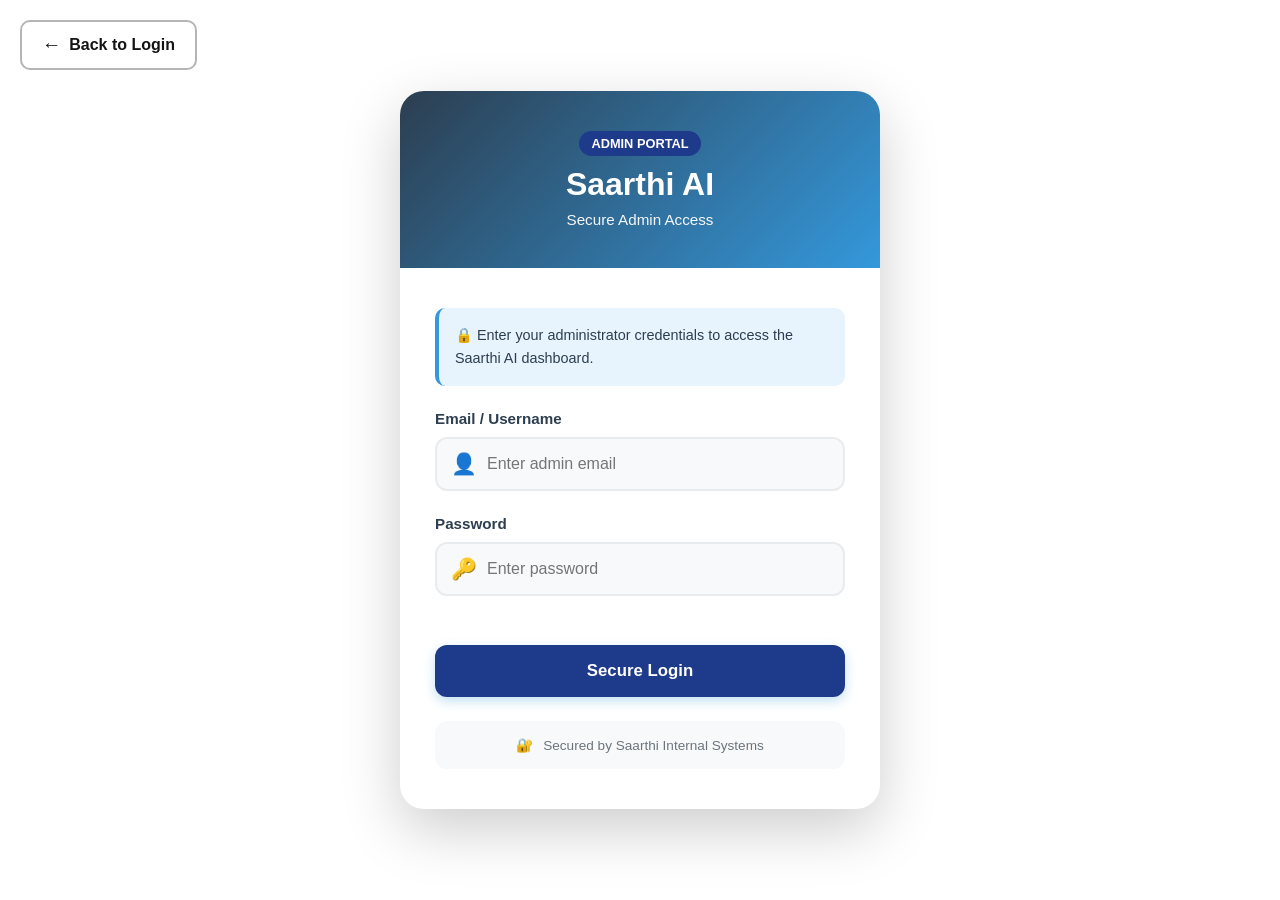
<file: Frontend/admin-login.html>
<!DOCTYPE html>
<html lang="en">

<head>
    <meta charset="UTF-8">
    <meta name="viewport" content="width=device-width, initial-scale=1.0">
    <title>Saarthi AI - Admin Login</title>
    <link rel="stylesheet" href="CSS/login.css">
    <style>
        .admin-badge {
            display: inline-block;
            background: #1e3a8a;
            color: white;
            padding: 5px 12px;
            border-radius: 20px;
            font-size: 0.8rem;
            font-weight: bold;
            margin-bottom: 10px;
        }
    </style>
</head>

<body>
    <a href="login.html" class="back-to-home">
        <span class="back-arrow">←</span>
        <span>Back to Login</span>
    </a>
    <div class="login-container">
        <div class="login-header">
            <span class="admin-badge">ADMIN PORTAL</span>
            <h1>Saarthi AI</h1>
            <p>Secure Admin Access</p>
        </div>

        <div class="login-body">
            <div class="success-message" id="successMessage"
                style="display: none; background: #dcfce7; color: #16a34a; padding: 10px; border-radius: 8px; margin-bottom: 15px; text-align: center; border: 1px solid #16a34a;">
                ✓ Login Successful! Redirecting to Dashboard...
            </div>
            <div class="error-message" id="errorMessage"
                style="display: none; background: #fee2e2; color: #dc2626; padding: 10px; border-radius: 8px; margin-bottom: 15px; text-align: center; border: 1px solid #dc2626;">
                Invalid credentials. Please try again.
            </div>

            <div class="form-section active">
                <div class="info-box">
                    <p>🔒 Enter your administrator credentials to access the Saarthi AI dashboard.</p>
                </div>

                <form id="adminLoginForm">
                    <div class="form-group">
                        <label for="adminEmail">Email / Username</label>
                        <div class="input-wrapper">
                            <span class="input-icon">👤</span>
                            <input type="text" id="adminEmail" class="form-input" placeholder="Enter admin email"
                                required>
                        </div>
                    </div>
                    <div class="form-group" style="margin-top: 15px;">
                        <label for="adminPassword">Password</label>
                        <div class="input-wrapper">
                            <span class="input-icon">🔑</span>
                            <input type="password" id="adminPassword" class="form-input" placeholder="Enter password"
                                required>
                        </div>
                    </div>

                    <button type="submit" class="submit-button" style="margin-top: 25px; background: #1e3a8a;">
                        Secure Login
                    </button>
                </form>

            </div>

            <div class="security-badge">
                <span>🔐</span>
                <span>Secured by Saarthi Internal Systems</span>
            </div>
        </div>
    </div>

    <script>
        document.getElementById('adminLoginForm').addEventListener('submit', function (e) {
            e.preventDefault();
            const email = document.getElementById('adminEmail').value;
            const password = document.getElementById('adminPassword').value;

            // Simple client side check for prototype
            if (email && password) {
                document.getElementById('errorMessage').style.display = 'none';
                document.getElementById('successMessage').style.display = 'block';
                setTimeout(() => {
                    window.location.href = 'admin.html';
                }, 1000);
            } else {
                document.getElementById('errorMessage').style.display = 'block';
            }
        });
    </script>
</body>

</html>
</file>
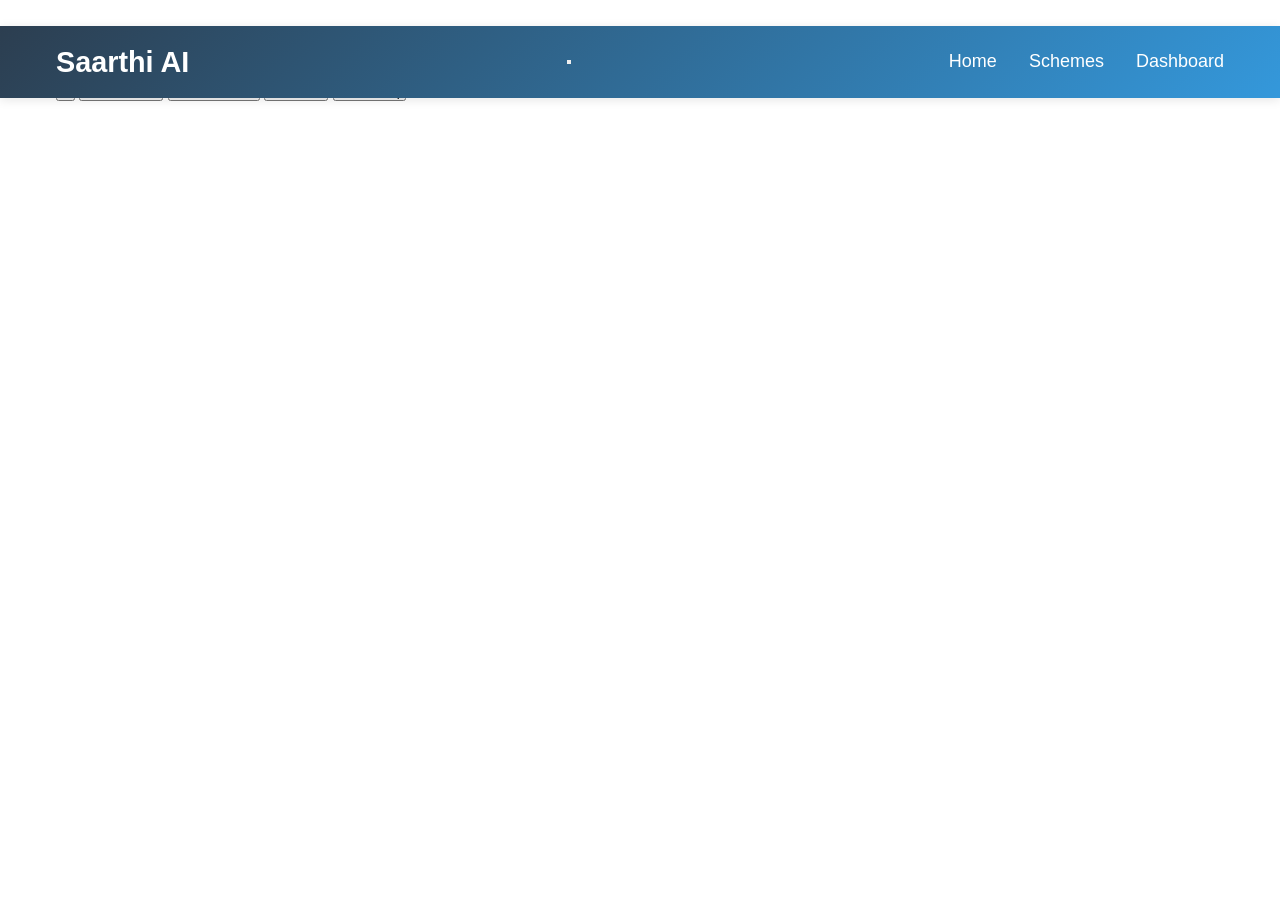
<file: Frontend/education.html>
<!DOCTYPE html>
<html lang="en">
<head>
    <meta charset="UTF-8">
    <meta name="viewport" content="width=device-width, initial-scale=1.0">
    <title>Saarthi AI - Education</title>
    <link rel="stylesheet" href="CSS/main.css">
    <link rel="stylesheet" href="CSS/responsive.css">
</head>
<body>
    <header id="header">
        <nav class="container">
            <div class="logo" onclick="window.location.href='index.html';" style="cursor:pointer;">
                Saarthi AI
            </div>
            <button class="hamburger" id="hamburger" aria-label="Menu">
              <span></span><span></span><span></span>
            </button>
            <ul class="nav-links">
                <li><a href="index.html">Home</a></li>
                <li><a href="schemes.html">Schemes</a></li>
                <li><a href="dashboard.html">Dashboard</a></li>
            </ul>
        </nav>
    </header>

    <main class="container" style="padding-top: 40px; padding-bottom: 40px; min-height: 80vh;">
        <!-- education.html — Exam Calendar -->
        <section class="exam-section">
          <h2>📝 Upcoming Exam Forms</h2>

          <div class="exam-filters">
            <button class="exam-filter active" data-type="all">All</button>
            <button class="exam-filter" data-type="board">Board Exams</button>
            <button class="exam-filter" data-type="entrance">Entrance Tests</button>
            <button class="exam-filter" data-type="govt-jobs">Govt Jobs</button>
            <button class="exam-filter" data-type="scholarship">Scholarship</button>
          </div>

          <div class="exam-grid" id="examGrid">
            <!-- Dynamically filled from exams.js -->
          </div>
        </section>
    </main>

    <script src="data/exams.js"></script>
    <script src="JS/education.js"></script>
    <script src="JS/mobile.js"></script>
</body>
</html>
</file>
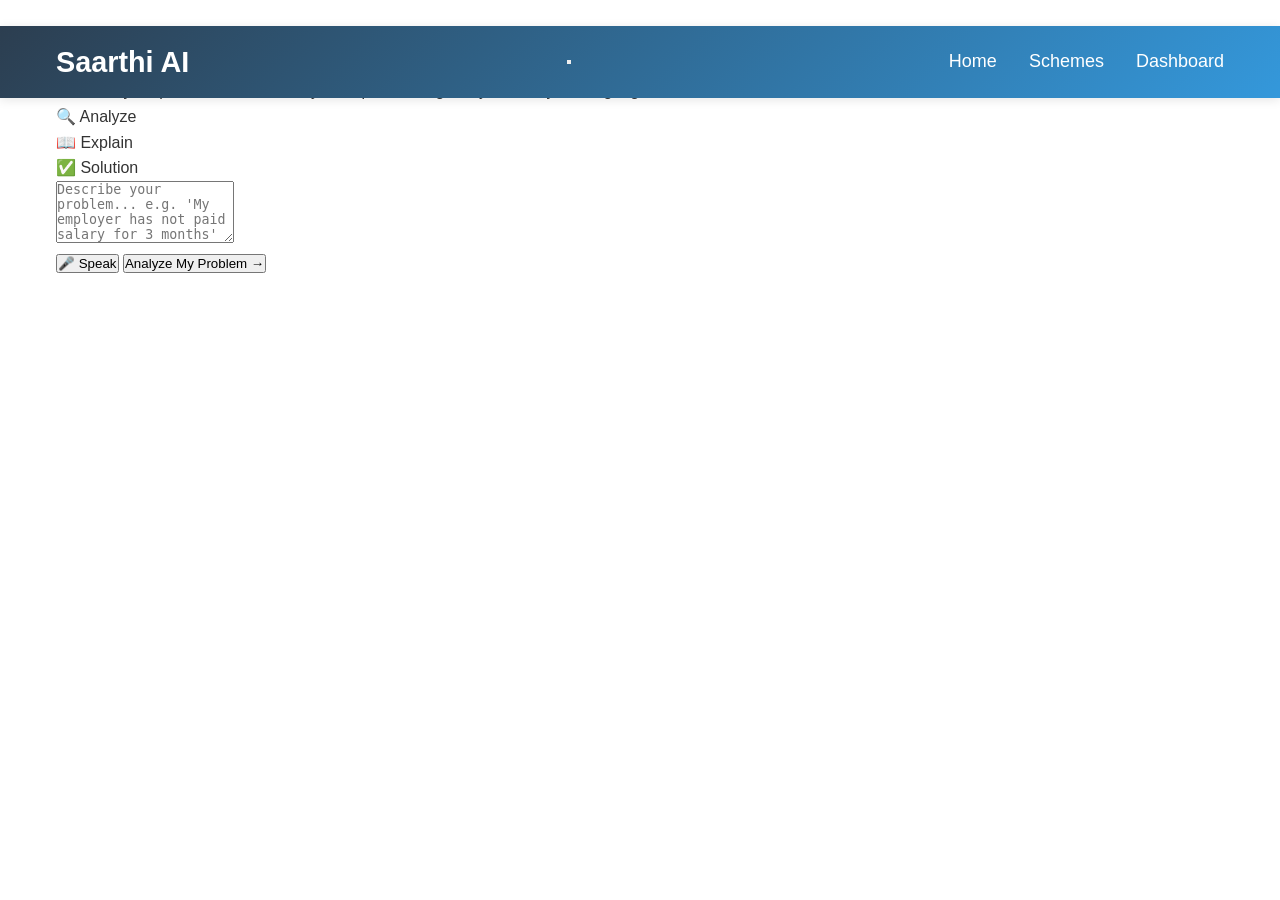
<file: Frontend/legal.html>
<!DOCTYPE html>
<html lang="en">
<head>
    <meta charset="UTF-8">
    <meta name="viewport" content="width=device-width, initial-scale=1.0">
    <title>Saarthi AI - Legal Help</title>
    <link rel="stylesheet" href="CSS/main.css">
    <link rel="stylesheet" href="CSS/responsive.css">
</head>
<body>
    <header id="header">
        <nav class="container">
            <div class="logo" onclick="window.location.href='index.html';" style="cursor:pointer;">
                Saarthi AI
            </div>
            <button class="hamburger" id="hamburger" aria-label="Menu">
              <span></span><span></span><span></span>
            </button>
            <ul class="nav-links">
                <li><a href="index.html">Home</a></li>
                <li><a href="schemes.html">Schemes</a></li>
                <li><a href="dashboard.html">Dashboard</a></li>
            </ul>
        </nav>
    </header>

    <main class="container" style="padding-top: 40px; padding-bottom: 40px; min-height: 80vh;">
        <!-- legal.html -->
        <section class="legal-section">
          <div class="legal-header">
            <h2>⚖️ Legal Help</h2>
            <p>Describe your problem. We will analyze, explain, and guide you — in your language.</p>
          </div>

          <!-- Step indicators -->
          <div class="legal-steps">
            <div class="step active" id="step-analyze">🔍 Analyze</div>
            <div class="step" id="step-explain">📖 Explain</div>
            <div class="step" id="step-solve">✅ Solution</div>
          </div>

          <!-- Input -->
          <div class="legal-input-area">
            <textarea id="legalQuery" rows="4"
              placeholder="Describe your problem... e.g. 'My employer has not paid salary for 3 months'"></textarea>
            <div class="legal-input-actions">
              <button class="mic-btn" id="legalMicBtn">🎤 Speak</button>
              <button class="btn-primary" id="analyzeLegalBtn">Analyze My Problem →</button>
            </div>
          </div>

          <!-- Results -->
          <div class="legal-results" id="legalResults" style="display:none;">
            <div class="legal-card analysis-card">
              <h4>🔍 Your Issue</h4>
              <p id="legalIssueText"></p>
            </div>
            <div class="legal-card explanation-card">
              <h4>📖 Your Rights</h4>
              <p id="legalExplanationText"></p>
            </div>
            <div class="legal-card solution-card">
              <h4>✅ What You Should Do</h4>
              <p id="legalSolutionText"></p>
              <div class="legal-actions-btns">
                <button class="btn-secondary" id="draftComplaintBtn">📝 Draft Complaint</button>
                <button class="btn-secondary" id="findLegalAidBtn">🏛️ Find Legal Aid Near Me</button>
                <button class="btn-secondary" id="callHelplineBtn">📞 Call Helpline</button>
              </div>
            </div>
          </div>
        </section>
    </main>

    <script src="JS/legal.js"></script>
    <script src="JS/mobile.js"></script>
</body>
</html>
</file>
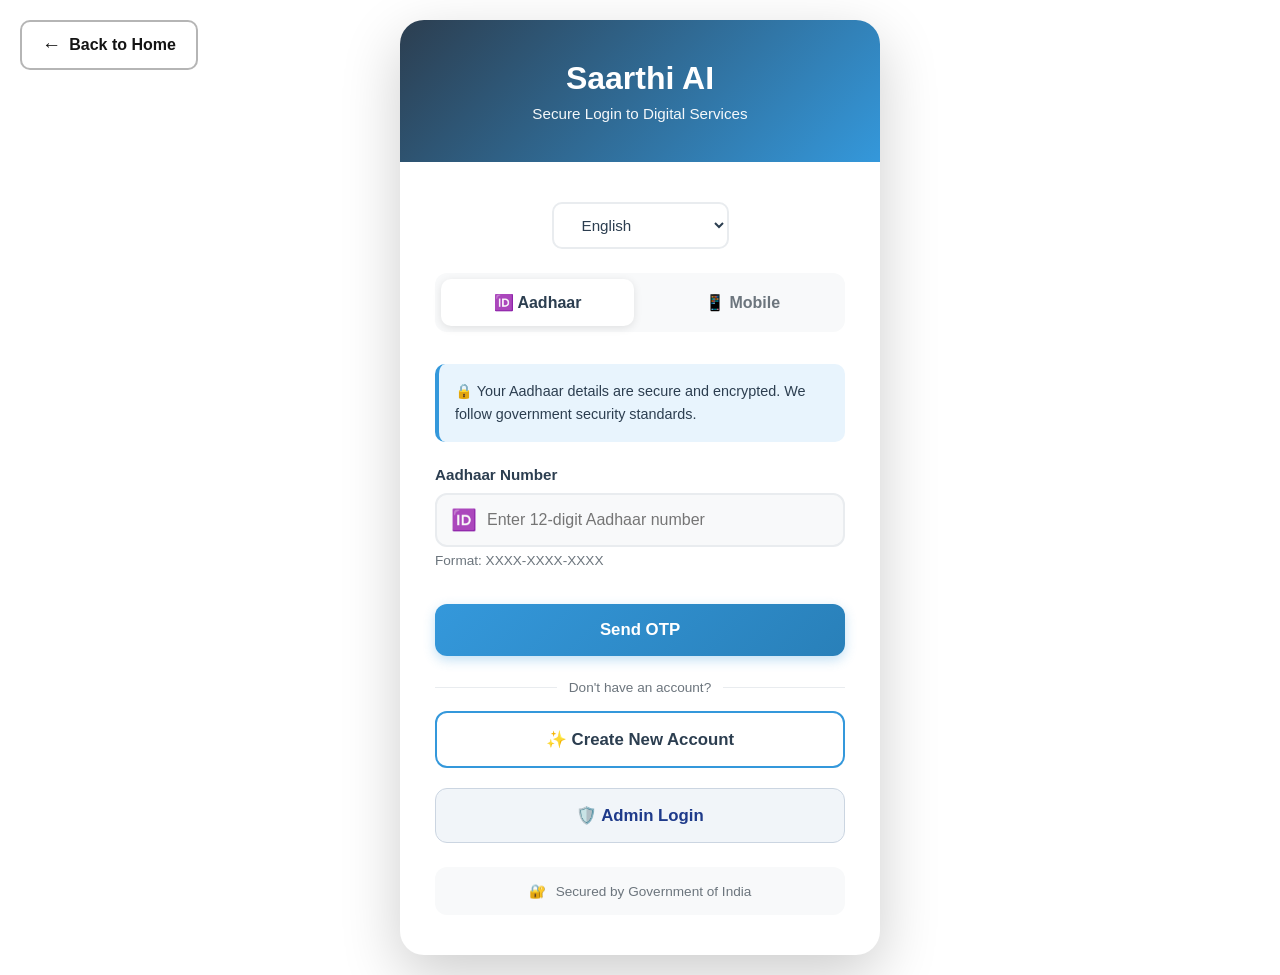
<file: Frontend/login.html>
<!DOCTYPE html>
<html lang="en">

<head>
    <meta charset="UTF-8">
    <meta name="viewport" content="width=device-width, initial-scale=1.0">
    <title>Saarthi AI- Secure Login</title>
    <link rel="stylesheet" href="CSS/login.css">
    <!-- Google Translate Script (language persistence) -->
    <!-- <script type="text/javascript">
        function googleTranslateElementInit() {
            new google.translate.TranslateElement({
                pageLanguage: 'en',
                autoDisplay: false,
                includedLanguages: 'hi,bn,te,ta,mr,gu,kn,ml,pa,or,as,en'
            }, 'google_translate_element');
        }
    </script>
    <script type="text/javascript"
        src="https://translate.google.com/translate_a/element.js?cb=googleTranslateElementInit">
        </script> -->
</head>

<body>
    <a href="index.html" class="back-to-home">
        <span class="back-arrow">←</span>
        <span>Back to Home</span>
    </a>
    <div class="login-container">
        <div class="login-header">
            <h1>Saarthi AI</h1>
            <p>Secure Login to Digital Services</p>
        </div>

        <div class="login-body">
            <div class="language-selector-login">
                <select id="loginLanguage">
                    <option value="en">English</option>
                    <option value="hi">हिंदी (Hindi)</option>
                    <option value="bn">বাংলা (Bengali)</option>
                    <option value="te">తెలుగు (Telugu)</option>
                    <option value="mr">मराठी (Marathi)</option>
                    <option value="ta">தமிழ் (Tamil)</option>
                </select>
            </div>

            <div class="success-message" id="successMessage">
                ✓ Login Successful! Redirecting...
            </div>

            <!-- Tab Buttons -->
            <div class="tab-buttons">
                <button class="tab-button active" data-tab="aadhaar">
                    🆔 Aadhaar
                </button>
                <button class="tab-button" data-tab="mobile">
                    📱 Mobile
                </button>
            </div>

            <!-- Aadhaar Login Form -->
            <div class="form-section active" id="aadhaar-form">
                <div class="info-box">
                    <p>🔒 Your Aadhaar details are secure and encrypted. We follow government security standards.</p>
                </div>

                <form id="aadhaarLoginForm">
                    <div class="form-group">
                        <label for="aadhaarNumber">Aadhaar Number</label>
                        <div class="input-wrapper">
                            <span class="input-icon">🆔</span>
                            <input type="text" id="aadhaarNumber" class="form-input"
                                placeholder="Enter 12-digit Aadhaar number" maxlength="14" required>
                        </div>
                        <div class="error-message" id="aadhaarError">Please enter a valid 12-digit Aadhaar number</div>
                        <div class="helper-text">Format: XXXX-XXXX-XXXX</div>
                    </div>

                    <button type="submit" class="submit-button" id="aadhaarSendOtp">
                        Send OTP
                    </button>
                </form>

                <!-- OTP Section for Aadhaar -->
                <div class="otp-container" id="aadhaarOtpContainer">
                    <div class="form-group">
                        <label>Enter 6-Digit OTP</label>
                        <p class="helper-text" style="margin-bottom: 10px;">OTP sent to mobile linked with Aadhaar:
                            <strong id="aadhaarMaskedMobile"></strong>
                        </p>

                        <div class="otp-inputs">
                            <input type="text" class="otp-input" maxlength="1" data-index="0">
                            <input type="text" class="otp-input" maxlength="1" data-index="1">
                            <input type="text" class="otp-input" maxlength="1" data-index="2">
                            <input type="text" class="otp-input" maxlength="1" data-index="3">
                            <input type="text" class="otp-input" maxlength="1" data-index="4">
                            <input type="text" class="otp-input" maxlength="1" data-index="5">
                        </div>

                        <div class="resend-container">
                            <span id="aadhaarTimer">Resend OTP in <strong>30</strong> seconds</span>
                            <a href="#" class="resend-link disabled" id="aadhaarResend">Resend OTP</a>
                        </div>
                    </div>

                    <button type="button" class="submit-button" id="aadhaarVerifyOtp">
                        Verify & Login
                    </button>
                    <button type="button" class="back-button" id="aadhaarBack">
                        ← Back
                    </button>
                </div>
            </div>

            <!-- Mobile Login Form -->
            <div class="form-section" id="mobile-form">
                <div class="info-box">
                    <p>📱 We'll send a 6-digit OTP to verify your mobile number.</p>
                </div>

                <form id="mobileLoginForm">
                    <div class="form-group">
                        <label for="mobileNumber">Mobile Number</label>
                        <div class="input-wrapper">
                            <span class="input-icon">📱</span>
                            <input type="tel" id="mobileNumber" class="form-input"
                                placeholder="Enter 10-digit mobile number" maxlength="10" required>
                        </div>
                        <div class="error-message" id="mobileError">Please enter a valid 10-digit mobile number</div>
                    </div>

                    <button type="submit" class="submit-button" id="mobileSendOtp">
                        Send OTP
                    </button>
                </form>

                <!-- OTP Section for Mobile -->
                <div class="otp-container" id="mobileOtpContainer">
                    <div class="form-group">
                        <label>Enter 6-Digit OTP</label>
                        <p class="helper-text" style="margin-bottom: 10px;">OTP sent to: <strong
                                id="mobileMaskedNumber"></strong></p>

                        <div class="otp-inputs">
                            <input type="text" class="otp-input" maxlength="1" data-index="0">
                            <input type="text" class="otp-input" maxlength="1" data-index="1">
                            <input type="text" class="otp-input" maxlength="1" data-index="2">
                            <input type="text" class="otp-input" maxlength="1" data-index="3">
                            <input type="text" class="otp-input" maxlength="1" data-index="4">
                            <input type="text" class="otp-input" maxlength="1" data-index="5">
                        </div>

                        <div class="resend-container">
                            <span id="mobileTimer">Resend OTP in <strong>30</strong> seconds</span>
                            <a href="#" class="resend-link disabled" id="mobileResend">Resend OTP</a>
                        </div>
                    </div>

                    <button type="button" class="submit-button" id="mobileVerifyOtp">
                        Verify & Login
                    </button>
                    <button type="button" class="back-button" id="mobileBack">
                        ← Back
                    </button>
                </div>
            </div>

            <div class="signup-divider">
                <span>Don't have an account?</span>
            </div>
            <a href="register.html" class="signup-button">
                ✨ Create New Account
            </a>

            <a href="admin-login.html" class="signup-button"
                style="margin-top: 10px; background-color: #f1f5f9; color: #1e3a8a; border: 1px solid #cbd5e1;">
                🛡️ Admin Login
            </a>

            <div class="security-badge">
                <span>🔐</span>
                <span>Secured by Government of India</span>
            </div>
        </div>
    </div>

    <!-- Hidden Google Translate mount point (required by widget) -->
    <div id="google_translate_element" style="display:none;"></div>

    <!-- Language persistence: restore saved language on this page -->
    <script src="JS/api.js"></script>
    <script src="JS/main.js"></script>
    <script src="JS/login.js"></script>
</body>

</html>
</file>
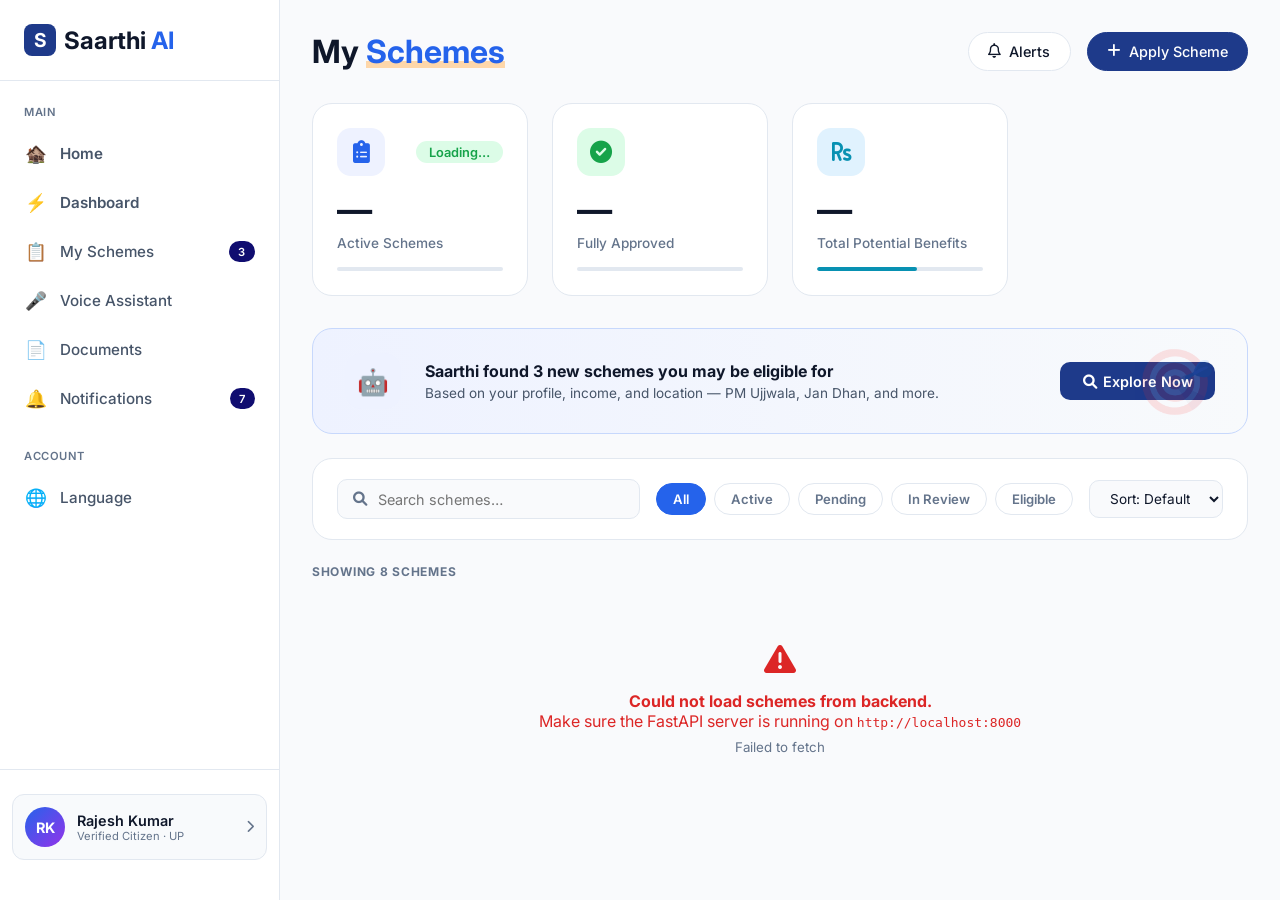
<file: Frontend/my-schemes.html>
<!DOCTYPE html>
<html lang="en">

<head>
    <meta charset="UTF-8">
    <meta name="viewport" content="width=device-width, initial-scale=1.0">
    <title>Saarthi AI – My Schemes</title>
    <link href="https://fonts.googleapis.com/css2?family=Inter:wght@400;500;600;700;800&display=swap" rel="stylesheet">
    <link rel="stylesheet" href="https://cdnjs.cloudflare.com/ajax/libs/font-awesome/6.0.0-beta3/css/all.min.css">
    <style>
        * {
            margin: 0;
            padding: 0;
            box-sizing: border-box;
        }

        :root {
            --bg: #f9fafc;
            --surface: #ffffff;
            --border: #e2e8f0;
            --blue: #2563eb;
            --blue-dark: #1e3a8a;
            --cyan: #0891b2;
            --saffron: #100d70;
            --green: #16a34a;
            --purple: #9333ea;
            --gold: #eab308;
            --red: #dc2626;
            --text: #0f172a;
            --text-light: #475569;
            --muted: #64748b;
            --font-main: 'Inter', sans-serif;
        }

        body {
            font-family: var(--font-main);
            background-color: var(--bg);
            color: var(--text);
            min-height: 100vh;
        }

        .dashboard {
            display: flex;
            min-height: 100vh;
        }

        /* ── Sidebar (identical to dashboard) ── */
        .sidebar {
            width: 280px;
            background: var(--surface);
            border-right: 1px solid var(--border);
            display: flex;
            flex-direction: column;
            padding: 1.5rem 0;
            position: sticky;
            top: 0;
            height: 100vh;
        }

        .logo-wrap {
            padding: 0 1.5rem 1.5rem;
            border-bottom: 1px solid var(--border);
            cursor: pointer;
        }

        .logo-mark {
            display: flex;
            align-items: center;
            gap: 0.5rem;
            font-size: 1.5rem;
            font-weight: 700;
        }

        .logo-square {
            background-color: var(--blue-dark);
            color: white;
            width: 2rem;
            height: 2rem;
            display: flex;
            align-items: center;
            justify-content: center;
            border-radius: 8px;
            font-weight: 700;
            font-size: 1.2rem;
        }

        .logo-text {
            color: var(--text);
        }

        .logo-text span {
            color: var(--blue);
        }

        .nav-section {
            padding: 1.5rem 0.75rem 0;
        }

        .nav-label {
            font-size: 0.7rem;
            font-weight: 600;
            text-transform: uppercase;
            letter-spacing: 0.05em;
            color: var(--muted);
            padding: 0 0.75rem;
            margin-bottom: 0.75rem;
        }

        .nav-item {
            display: flex;
            align-items: center;
            gap: 0.75rem;
            padding: 0.75rem;
            border-radius: 10px;
            cursor: pointer;
            transition: all 0.2s;
            color: var(--text-light);
            font-weight: 500;
            font-size: 0.95rem;
            margin-bottom: 0.25rem;
            text-decoration: none;
        }

        .nav-item:hover {
            background: #f1f5f9;
            color: var(--blue);
        }

        .nav-item.active {
            /* background: #eef2ff;
            color: var(--blue); */
            font-weight: 600;
        }

        .nav-icon {
            width: 1.5rem;
            font-size: 1.1rem;
            text-align: center;
        }

        .nav-badge {
            margin-left: auto;
            background: var(--saffron);
            color: white;
            font-size: 0.7rem;
            font-weight: 600;
            padding: 0.2rem 0.6rem;
            border-radius: 20px;
        }

        .sidebar-bottom {
            margin-top: auto;
            padding: 1.5rem 0.75rem 1rem;
            border-top: 1px solid var(--border);
        }

        .user-pill {
            display: flex;
            align-items: center;
            gap: 0.75rem;
            padding: 0.75rem;
            border-radius: 12px;
            background: #f8fafc;
            border: 1px solid var(--border);
            cursor: pointer;
            transition: all 0.2s;
        }

        .user-pill:hover {
            border-color: var(--blue);
            background: #f1f5f9;
        }

        .avatar {
            width: 40px;
            height: 40px;
            border-radius: 50%;
            background: linear-gradient(135deg, var(--blue), var(--purple));
            display: flex;
            align-items: center;
            justify-content: center;
            font-weight: 700;
            color: white;
            font-size: 0.9rem;
        }

        .user-info {
            flex: 1;
        }

        .user-name {
            font-size: 0.9rem;
            font-weight: 600;
            color: var(--text);
        }

        .user-role {
            font-size: 0.7rem;
            color: var(--muted);
        }

        /* ── Main ── */
        .main {
            flex: 1;
            padding: 2rem;
            overflow-y: auto;
        }

        .topbar {
            display: flex;
            align-items: center;
            justify-content: space-between;
            margin-bottom: 2rem;
        }

        .page-title {
            font-size: 2rem;
            font-weight: 700;
            color: var(--text);
        }

        .page-title span {
            color: var(--blue);
            position: relative;
        }

        .page-title span::after {
            content: '';
            position: absolute;
            bottom: 0.2rem;
            left: 0;
            width: 100%;
            height: 0.4rem;
            background-color: #fed7aa;
            z-index: -1;
        }

        .topbar-right {
            display: flex;
            align-items: center;
            gap: 1rem;
        }

        .top-btn {
            padding: 0.6rem 1.2rem;
            border-radius: 40px;
            border: 1px solid var(--border);
            background: var(--surface);
            color: var(--text);
            font-weight: 500;
            font-size: 0.9rem;
            cursor: pointer;
            transition: all 0.2s;
            display: flex;
            align-items: center;
            gap: 0.5rem;
            font-family: var(--font-main);
        }

        .top-btn:hover {
            border-color: var(--blue);
            color: var(--blue);
        }

        .top-btn.primary {
            background: var(--blue-dark);
            border-color: var(--blue-dark);
            color: white;
        }

        .top-btn.primary:hover {
            background: var(--blue);
        }

        /* ── Summary Stats ── */
        .stats-row {
            display: grid;
            grid-template-columns: repeat(4, 1fr);
            gap: 1.5rem;
            margin-bottom: 2rem;
        }

        .stat-card {
            background: var(--surface);
            border: 1px solid var(--border);
            border-radius: 20px;
            padding: 1.5rem;
            transition: all 0.2s;
        }

        .stat-top {
            display: flex;
            align-items: center;
            justify-content: space-between;
            margin-bottom: 1rem;
        }

        .stat-icon {
            width: 48px;
            height: 48px;
            border-radius: 14px;
            display: flex;
            align-items: center;
            justify-content: center;
            font-size: 1.4rem;
        }

        .stat-icon.blue {
            background: #eef2ff;
            color: var(--blue);
        }

        .stat-icon.green {
            background: #dcfce7;
            color: var(--green);
        }

        .stat-icon.gold {
            background: #fef9c3;
            color: var(--gold);
        }

        .stat-icon.cyan {
            background: #e0f2fe;
            color: var(--cyan);
        }

        .stat-delta {
            font-size: 0.8rem;
            font-weight: 600;
            padding: 0.2rem 0.8rem;
            border-radius: 40px;
        }

        .stat-delta.up {
            background: #dcfce7;
            color: var(--green);
        }

        .stat-delta.warn {
            background: #fef9c3;
            color: var(--gold);
        }

        .stat-value {
            font-size: 2.2rem;
            font-weight: 700;
            line-height: 1;
            margin-bottom: 0.5rem;
        }

        .stat-label {
            font-size: 0.85rem;
            color: var(--muted);
            font-weight: 500;
        }

        .stat-bar {
            margin-top: 1rem;
            height: 4px;
            background: #e2e8f0;
            border-radius: 99px;
            overflow: hidden;
        }

        .stat-bar-fill {
            height: 100%;
            border-radius: 99px;
        }

        /* ── Controls ── */
        .controls-bar {
            background: var(--surface);
            border: 1px solid var(--border);
            border-radius: 20px;
            padding: 1.25rem 1.5rem;
            display: flex;
            align-items: center;
            gap: 1rem;
            margin-bottom: 1.5rem;
            flex-wrap: wrap;
        }

        .search-wrap {
            position: relative;
            flex: 1;
            min-width: 220px;
        }

        .search-wrap i {
            position: absolute;
            left: 1rem;
            top: 50%;
            transform: translateY(-50%);
            color: var(--muted);
            font-size: 0.9rem;
        }

        .search-input {
            width: 100%;
            padding: 0.65rem 1rem 0.65rem 2.5rem;
            border: 1px solid var(--border);
            border-radius: 10px;
            font-size: 0.9rem;
            font-family: var(--font-main);
            color: var(--text);
            background: var(--bg);
            outline: none;
            transition: all 0.2s;
        }

        .search-input:focus {
            border-color: var(--blue);
            box-shadow: 0 0 0 3px #2563eb18;
        }

        .filter-chips {
            display: flex;
            gap: 0.5rem;
            flex-wrap: wrap;
        }

        .chip {
            padding: 0.45rem 1rem;
            border-radius: 40px;
            font-size: 0.82rem;
            font-weight: 600;
            border: 1.5px solid var(--border);
            background: var(--surface);
            color: var(--muted);
            cursor: pointer;
            transition: all 0.2s;
            font-family: var(--font-main);
        }

        .chip:hover {
            border-color: var(--blue);
            color: var(--blue);
        }

        .chip.active {
            background: var(--blue);
            border-color: var(--blue);
            color: white;
        }

        .sort-wrap select {
            padding: 0.55rem 1rem;
            border: 1px solid var(--border);
            border-radius: 10px;
            font-size: 0.85rem;
            font-family: var(--font-main);
            color: var(--text);
            background: var(--bg);
            outline: none;
            cursor: pointer;
        }

        /* ── Section Label ── */
        .section-label {
            font-size: 0.75rem;
            font-weight: 700;
            text-transform: uppercase;
            letter-spacing: 0.06em;
            color: var(--muted);
            margin-bottom: 1rem;
        }

        /* ── Scheme Cards Grid ── */
        .schemes-grid {
            display: grid;
            grid-template-columns: repeat(auto-fill, minmax(360px, 1fr));
            gap: 1.25rem;
            margin-bottom: 2rem;
        }

        .scheme-card {
            background: var(--surface);
            border: 1px solid var(--border);
            border-radius: 20px;
            padding: 1.5rem;
            transition: all 0.25s;
            cursor: pointer;
            display: flex;
            flex-direction: column;
            gap: 1rem;
        }

        .scheme-card:hover {
            transform: translateY(-4px);
            box-shadow: 0 12px 30px -5px #00000012;
            border-color: #c7d8fc;
        }

        .card-head {
            display: flex;
            align-items: flex-start;
            gap: 1rem;
        }

        .card-icon {
            width: 52px;
            height: 52px;
            border-radius: 16px;
            display: flex;
            align-items: center;
            justify-content: center;
            font-size: 1.5rem;
            flex-shrink: 0;
        }

        .card-icon.blue {
            background: #eef2ff;
        }

        .card-icon.green {
            background: #dcfce7;
        }

        .card-icon.gold {
            background: #fef9c3;
        }

        .card-icon.cyan {
            background: #e0f2fe;
        }

        .card-icon.purple {
            background: #f3e8ff;
        }

        .card-icon.red {
            background: #fee2e2;
        }

        .card-icon.teal {
            background: #ccfbf1;
        }

        .card-icon.orange {
            background: #ffedd5;
        }

        .card-meta {
            flex: 1;
        }

        .card-category {
            font-size: 0.7rem;
            font-weight: 700;
            text-transform: uppercase;
            letter-spacing: 0.05em;
            margin-bottom: 0.3rem;
        }

        .card-category.blue {
            color: var(--blue);
        }

        .card-category.green {
            color: var(--green);
        }

        .card-category.gold {
            color: var(--gold);
        }

        .card-category.cyan {
            color: var(--cyan);
        }

        .card-category.purple {
            color: var(--purple);
        }

        .card-category.red {
            color: var(--red);
        }

        .card-category.teal {
            color: #0d9488;
        }

        .card-category.orange {
            color: #ea580c;
        }

        .card-name {
            font-size: 0.95rem;
            font-weight: 700;
            color: var(--text);
            line-height: 1.3;
        }

        .status-pill {
            padding: 0.25rem 0.75rem;
            border-radius: 40px;
            font-size: 0.72rem;
            font-weight: 700;
            flex-shrink: 0;
        }

        .status-active {
            background: #dcfce7;
            color: var(--green);
        }

        .status-pending {
            background: #fef9c3;
            color: #a16207;
        }

        .status-review {
            background: #eef2ff;
            color: var(--blue);
        }

        .status-eligible {
            background: #f3e8ff;
            color: var(--purple);
        }

        .status-new {
            background: #e0f2fe;
            color: var(--cyan);
        }

        .card-desc {
            font-size: 0.85rem;
            color: var(--text-light);
            line-height: 1.6;
        }

        /* Progress */
        /* .prog-section {} */

        .prog-top {
            display: flex;
            justify-content: space-between;
            font-size: 0.78rem;
            color: var(--muted);
            margin-bottom: 0.4rem;
            font-weight: 500;
        }

        .prog-bar-full {
            height: 6px;
            background: #e2e8f0;
            border-radius: 99px;
            overflow: hidden;
        }

        .prog-fill-full {
            height: 100%;
            border-radius: 99px;
            transition: width 0.8s ease;
        }

        /* Benefit highlight */
        .benefit-tag {
            display: inline-flex;
            align-items: center;
            gap: 0.4rem;
            background: #f0fdf4;
            border: 1px solid #bbf7d0;
            color: var(--green);
            font-size: 0.8rem;
            font-weight: 600;
            padding: 0.35rem 0.85rem;
            border-radius: 40px;
        }

        /* Tags */
        .tags-row {
            display: flex;
            gap: 0.5rem;
            flex-wrap: wrap;
        }

        .tag {
            padding: 0.25rem 0.7rem;
            background: #f1f5f9;
            border-radius: 40px;
            font-size: 0.72rem;
            font-weight: 600;
            color: var(--muted);
        }

        /* Card Footer */
        .card-footer {
            display: flex;
            gap: 0.75rem;
            padding-top: 0.5rem;
            border-top: 1px solid var(--border);
        }

        .btn-primary {
            flex: 1;
            padding: 0.6rem;
            background: var(--blue-dark);
            color: white;
            border: none;
            border-radius: 10px;
            font-size: 0.85rem;
            font-weight: 600;
            cursor: pointer;
            transition: all 0.2s;
            font-family: var(--font-main);
        }

        .btn-primary:hover {
            background: var(--blue);
            transform: translateY(-1px);
        }

        .btn-outline {
            padding: 0.6rem 1rem;
            background: white;
            color: var(--text-light);
            border: 1px solid var(--border);
            border-radius: 10px;
            font-size: 0.85rem;
            font-weight: 600;
            cursor: pointer;
            transition: all 0.2s;
            font-family: var(--font-main);
        }

        .btn-outline:hover {
            border-color: var(--blue);
            color: var(--blue);
        }

        /* ── Recommended Banner ── */
        .recommend-banner {
            background: linear-gradient(90deg, #eef2ff, #f8fafc);
            border: 1px solid #c7d8fc;
            border-radius: 20px;
            padding: 1.5rem 2rem;
            display: flex;
            align-items: center;
            gap: 1.5rem;
            margin-bottom: 1.5rem;
            position: relative;
            overflow: hidden;
        }

        .recommend-banner::after {
            content: '🎯';
            position: absolute;
            right: 2rem;
            font-size: 4rem;
            opacity: 0.12;
        }

        .banner-icon {
            width: 56px;
            height: 56px;
            border-radius: 16px;
            background: #eef2ff;
            display: flex;
            align-items: center;
            justify-content: center;
            font-size: 1.6rem;
            flex-shrink: 0;
        }

        .banner-text .title {
            font-size: 1rem;
            font-weight: 700;
            margin-bottom: 0.25rem;
        }

        .banner-text .sub {
            font-size: 0.85rem;
            color: var(--text-light);
        }

        .banner-btn {
            margin-left: auto;
            padding: 0.65rem 1.4rem;
            background: var(--blue-dark);
            color: white;
            border: none;
            border-radius: 10px;
            font-size: 0.9rem;
            font-weight: 600;
            cursor: pointer;
            transition: all 0.2s;
            font-family: var(--font-main);
            white-space: nowrap;
        }

        .banner-btn:hover {
            background: var(--blue);
        }

        /* ── No results ── */
        .no-results {
            grid-column: 1/-1;
            text-align: center;
            padding: 4rem 2rem;
            color: var(--muted);
        }

        .no-results i {
            font-size: 3rem;
            margin-bottom: 1rem;
            display: block;
        }

        /* ── Animations ── */
        @keyframes fadeUp {
            from {
                opacity: 0;
                transform: translateY(16px);
            }

            to {
                opacity: 1;
                transform: translateY(0);
            }
        }

        .scheme-card {
            animation: fadeUp 0.35s ease both;
        }

        /* stagger */
        .scheme-card:nth-child(1) {
            animation-delay: 0.05s;
        }

        .scheme-card:nth-child(2) {
            animation-delay: 0.10s;
        }

        .scheme-card:nth-child(3) {
            animation-delay: 0.15s;
        }

        .scheme-card:nth-child(4) {
            animation-delay: 0.20s;
        }

        .scheme-card:nth-child(5) {
            animation-delay: 0.25s;
        }

        .scheme-card:nth-child(6) {
            animation-delay: 0.30s;
        }

        .scheme-card:nth-child(7) {
            animation-delay: 0.35s;
        }

        .scheme-card:nth-child(8) {
            animation-delay: 0.40s;
        }

        /* ── Responsive ── */
        @media (max-width: 1024px) {
            .stats-row {
                grid-template-columns: repeat(2, 1fr);
            }

            .schemes-grid {
                grid-template-columns: 1fr;
            }
        }

        @media (max-width: 768px) {
            .sidebar {
                display: none;
            }

            .main {
                padding: 1.25rem;
            }

            .stats-row {
                grid-template-columns: repeat(2, 1fr);
                gap: 1rem;
            }

            .topbar {
                flex-wrap: wrap;
                gap: 0.75rem;
            }
        }

        /* ── Modal ── */
        .modal-overlay {
            position: fixed;
            top: 0;
            left: 0;
            right: 0;
            bottom: 0;
            background: rgba(15, 23, 42, 0.6);
            backdrop-filter: blur(8px);
            z-index: 1000;
            display: none;
            align-items: center;
            justify-content: center;
            padding: 2rem;
            animation: fadeIn 0.3s ease;
        }

        .modal-body {
            background: var(--surface);
            max-width: 600px;
            width: 100%;
            border-radius: 24px;
            box-shadow: 0 25px 50px -12px rgba(0, 0, 0, 0.25);
            overflow: hidden;
            animation: slideUp 0.4s cubic-bezier(0.16, 1, 0.3, 1);
        }

        .modal-header {
            padding: 1.5rem 2rem;
            background: linear-gradient(135deg, var(--blue), var(--purple));
            color: white;
            display: flex;
            align-items: center;
            justify-content: space-between;
        }

        .modal-content {
            padding: 2rem;
            line-height: 1.6;
            color: var(--text-light);
            max-height: 70vh;
            overflow-y: auto;
        }

        .modal-footer {
            padding: 1.25rem 2rem;
            border-top: 1px solid var(--border);
            display: flex;
            justify-content: flex-end;
        }

        @keyframes fadeIn {
            from {
                opacity: 0;
            }

            to {
                opacity: 1;
            }
        }

        @keyframes slideUp {
            from {
                transform: translateY(30px);
                opacity: 0;
            }

            to {
                transform: translateY(0);
                opacity: 1;
            }
        }
    </style>
</head>

<body>
    <div class="dashboard">

        <!-- ── Sidebar ── -->
        <aside class="sidebar">
            <div class="logo-wrap" onclick="window.location.reload();" style="cursor:pointer;">
                <div class="logo-mark">
                    <div class="logo-square">S</div>
                    <span class="logo-text">Saarthi <span>AI</span></span>
                </div>
            </div>

            <!-- <nav class="nav-section">
            <div class="nav-label">Navigation</div>
            <a class="nav-item" href="dashboard.html">
                <span class="nav-icon"><i class="fas fa-th-large"></i></span> Dashboard
            </a>
            <a class="nav-item active" href="my-schemes.html">
                <span class="nav-icon"><i class="fas fa-clipboard-list"></i></span> My Schemes
                <span class="nav-badge">8</span>
            </a>
            <a class="nav-item" href="apply-scheme.html">
                <span class="nav-icon"><i class="fas fa-plus-circle"></i></span> Apply Scheme
            </a>
            <a class="nav-item" href="benefits.html">
                <span class="nav-icon"><i class="fas fa-rupee-sign"></i></span> Benefits
            </a>
            <a class="nav-item" href="documents.html">
                <span class="nav-icon"><i class="fas fa-folder-open"></i></span> Documents
            </a>
            <a class="nav-item" href="notifications.html">
                <span class="nav-icon"><i class="fas fa-bell"></i></span> Notifications
            </a>
            <a class="nav-item" href="voice-assistant.html">
                <span class="nav-icon"><i class="fas fa-microphone"></i></span> Voice Assistant
            </a>
        </nav> -->
            <div class="nav-section">
                <div class="nav-label">MAIN</div>
                <div class="nav-item active" onclick="window.location.href='index.html';"><span
                        class="nav-icon">🏚️</span>Home</div>
                <div class="nav-item active" onclick="window.location.href='dashboard.html';"><span
                        class="nav-icon">⚡</span>Dashboard</div>
                <div class="nav-item" onclick="window.location.href='my-schemes.html';"><span
                        class="nav-icon">📋</span>My Schemes <span class="nav-badge">3</span></div>
                <div class="nav-item" onclick="window.location.href='index.html?openChat=true';"><span
                        class="nav-icon">🎤</span>Voice Assistant</div>
                <div class="nav-item" onclick="window.location.href='documents.html';"><span
                        class="nav-icon">📄</span>Documents</div>
                <div class="nav-item" onclick="window.location.href='notifications.html';"><span
                        class="nav-icon">🔔</span>Notifications <span class="nav-badge">7</span></div>
            </div>

            <div class="nav-section">
                <div class="nav-label">ACCOUNT</div>
                <!-- <div class="nav-item" onclick="window.location.href='profile.html';"><span
                        class="nav-icon">👤</span>Profile</div> -->
                <div class="nav-item" onclick="window.location.href='index.html#languages';"><span
                        class="nav-icon">🌐</span>Language</div>
                <!-- <div class="nav-item" onclick="window.location.href='settings.html';"><span
                        class="nav-icon">⚙️</span>Settings</div> -->
            </div>

            <!-- <div class="sidebar-bottom">
            <div class="user-pill">
                <div class="avatar">RK</div>
                <div class="user-info">
                    <div class="user-name">Rajesh Kumar</div>
                    <div class="user-role">Verified Citizen · UP</div>
                </div>
                <i class="fas fa-chevron-right" style="color: var(--muted); font-size: 0.8rem;"></i>
            </div>
        </div> -->
            <div class="sidebar-bottom">
                <div class="user-pill" onclick="window.location.href='profile.html';">
                    <div class="avatar">RK</div>
                    <div class="user-info">
                        <div class="user-name">Rajesh Kumar</div>
                        <div class="user-role">Verified Citizen · UP</div>
                    </div>
                    <i class="fas fa-chevron-right" style="color: var(--muted); font-size: 0.8rem;"></i>
                </div>
            </div>
        </aside>

        <!-- ── Main ── -->
        <main class="main">

            <!-- Top Bar -->
            <div class="topbar">
                <h1 class="page-title">My <span>Schemes</span></h1>
                <div class="topbar-right">
                    <button class="top-btn" onclick="window.location.href='notifications.html';"><i
                            class="far fa-bell"></i> Alerts</button>
                    <button class="top-btn primary" onclick="window.location.href='apply-scheme.html';"><i
                            class="fas fa-plus"></i> Apply Scheme</button>
                </div>
            </div>

            <!-- Summary Stats -->
            <div class="stats-row" id="statsRow">
                <div class="stat-card">
                    <div class="stat-top">
                        <div class="stat-icon blue"><i class="fas fa-clipboard-list"></i></div>
                        <div class="stat-delta up" id="statTotalDelta">Loading…</div>
                    </div>
                    <div class="stat-value" id="statTotal">—</div>
                    <div class="stat-label">Active Schemes</div>
                    <div class="stat-bar">
                        <div class="stat-bar-fill" style="width:0%;background:var(--blue);" id="statTotalBar"></div>
                    </div>
                </div>
                <div class="stat-card">
                    <div class="stat-top">
                        <div class="stat-icon green"><i class="fas fa-check-circle"></i></div>
                    </div>
                    <div class="stat-value" id="statApproved">—</div>
                    <div class="stat-label">Fully Approved</div>
                    <div class="stat-bar">
                        <div class="stat-bar-fill" style="width:0%;background:var(--green);" id="statApprovedBar"></div>
                    </div>
                </div>
                <div class="stat-card">
                    <div class="stat-top">
                        <div class="stat-icon cyan"><i class="fas fa-rupee-sign"></i></div>
                    </div>
                    <div class="stat-value" id="statBenefits">—</div>
                    <div class="stat-label">Total Potential Benefits</div>
                    <div class="stat-bar">
                        <div class="stat-bar-fill" style="width:60%;background:var(--cyan);"></div>
                    </div>
                </div>
            </div>

            <!-- Recommended Banner -->
            <div class="recommend-banner">
                <div class="banner-icon">🤖</div>
                <div class="banner-text">
                    <div class="title">Saarthi found 3 new schemes you may be eligible for</div>
                    <div class="sub">Based on your profile, income, and location — PM Ujjwala, Jan Dhan, and more.</div>
                </div>
                <button class="banner-btn" onclick="window.location.href='apply-scheme.html';"><i class="fas fa-search"
                        style="margin-right:6px;"></i>Explore Now</button>
            </div>

            <!-- Controls -->
            <div class="controls-bar">
                <div class="search-wrap">
                    <i class="fas fa-search"></i>
                    <input class="search-input" id="schemeSearch" type="text" placeholder="Search schemes…"
                        oninput="filterSchemes()">
                </div>
                <div class="filter-chips">
                    <button class="chip active" onclick="setFilter('all', this)">All</button>
                    <button class="chip" onclick="setFilter('active', this)">Active</button>
                    <button class="chip" onclick="setFilter('pending', this)">Pending</button>
                    <button class="chip" onclick="setFilter('review', this)">In Review</button>
                    <button class="chip" onclick="setFilter('eligible', this)">Eligible</button>
                </div>
                <div class="sort-wrap">
                    <select onchange="filterSchemes()" id="sortSelect">
                        <option value="">Sort: Default</option>
                        <option value="name">Name A–Z</option>
                        <option value="progress">Progress ↑</option>
                        <option value="benefit">Benefit ↑</option>
                    </select>
                </div>
            </div>

            <!-- Schemes Grid -->
            <div class="section-label" id="schemeCount">Showing 8 schemes</div>
            <div class="schemes-grid" id="schemesGrid">
                <div id="loadingState" style="grid-column:1/-1;text-align:center;padding:3rem;color:var(--muted);">
                    <i class="fas fa-spinner fa-spin" style="font-size:2rem;margin-bottom:1rem;display:block;"></i>
                    Loading your schemes from DynamoDB...
                </div>
            </div>

        </main>
    </div>

    <!-- AI Explanation Modal -->
    <div id="aiModal" class="modal-overlay" onclick="closeModal()">
        <div class="modal-body" onclick="event.stopPropagation()">
            <div class="modal-header">
                <h3 style="margin:0; font-weight:700;"><i class="fas fa-robot" style="margin-right:0.5rem;"></i> Saarthi
                    AI Insight</h3>
                <button onclick="closeModal()"
                    style="background:none; border:none; color:white; cursor:pointer; font-size:1.2rem;"><i
                        class="fas fa-times"></i></button>
            </div>
            <div id="aiModalContent" class="modal-content">
                <!-- Content injected here -->
            </div>
            <div class="modal-footer">
                <button class="top-btn primary" onclick="closeModal()">Got it, Thanks!</button>
            </div>
        </div>
    </div>

    <script>
        const API_BASE = "http://localhost:8080";

        function getUser() {
            try { return JSON.parse(localStorage.getItem("saarthi_user") || "{}"); }
            catch { return {}; }
        }

        async function fetchAllSchemes() {
            const res = await fetch(`${API_BASE}/api/v1/schemes/`);
            if (!res.ok) throw new Error(`HTTP ${res.status}`);
            return res.json();
        }

        async function fetchRecommendationExplanation(schemeId, userProfile, lang = "en") {
            const res = await fetch(`${API_BASE}/api/v1/recommendations/explain`, {
                method: "POST",
                headers: { "Content-Type": "application/json" },
                body: JSON.stringify({ scheme_id: schemeId, user_profile: userProfile, lang })
            });
            if (!res.ok) throw new Error(`HTTP ${res.status}`);
            return res.json();
        }
    </script>
    <script>
        // ── Category → emoji/color map ──────────────────────────────
        const CAT_META = {
            agriculture: { emoji: "🌾", color: "green", label: "Agriculture" },
            education: { emoji: "🎓", color: "purple", label: "Education" },
            health: { emoji: "❤️", color: "red", label: "Health" },
            women: { emoji: "👩", color: "pink", label: "Women & Child" },
            housing: { emoji: "🏠", color: "cyan", label: "Housing" },
            business: { emoji: "💼", color: "blue", label: "Business" },
            social_welfare: { emoji: "🤝", color: "gold", label: "Social Welfare" },
        };

        function formatBenefit(benefits) {
            if (!benefits) return "—";
            const { type, amount, frequency } = benefits;
            if (type === "cash" && amount) return `₹${Number(amount).toLocaleString("en-IN")}`;
            if (type === "health_insurance" && amount) return `₹${(amount / 100000).toFixed(1)}L cover`;
            if (type === "loan" && amount) return `Up to ₹${(amount / 100000).toFixed(1)}L loan`;
            if (type === "scholarship") return "Scholarship";
            if (type === "insurance") return "Insurance Cover";
            if (type === "education_support") return "Education Support";
            return type || "—";
        }

        function renderSchemeCard(scheme) {
            const meta = CAT_META[scheme.category] || { emoji: "📋", color: "blue", label: scheme.category || "Scheme" };
            const benefitDisplay = formatBenefit(scheme.benefits);
            const tags = (scheme.target_group || []).slice(0, 2).map(t =>
                `<span class="tag">${t.replace(/_/g, " ")}</span>`
            ).join("");

            return `
    <div class="scheme-card" data-status="active"
         data-name="${(scheme.name_en || "").replace(/"/g, "&quot;")}"
         data-progress="75" data-benefit="${scheme.benefits?.amount || 0}">
        <div class="card-head">
            <div class="card-icon ${meta.color}">${meta.emoji}</div>
            <div class="card-meta">
                <div class="card-category ${meta.color}">${meta.label}</div>
                <div class="card-name">${scheme.name_en || scheme.scheme_id}</div>
                ${scheme.name_hi ? `<div style="font-size:0.78rem;color:var(--muted);margin-top:2px;">${scheme.name_hi}</div>` : ""}
            </div>
            <span class="status-pill status-active">Active</span>
        </div>
        <p class="card-desc">${scheme.description || "Government scheme for eligible citizens."}</p>
        <div class="prog-section">
            <div class="prog-top"><span>Application Progress</span><span>75%</span></div>
            <div class="prog-bar-full"><div class="prog-fill-full" style="width:75%;background:var(--${meta.color === 'red' ? 'red' : meta.color});"></div></div>
        </div>
        <div style="display:flex;align-items:center;justify-content:space-between;flex-wrap:wrap;gap:0.5rem;">
            <span class="benefit-tag"><i class="fas fa-rupee-sign"></i> ${benefitDisplay}</span>
            <div class="tags-row">${tags}</div>
        </div>
        <div class="card-footer">
            <button class="btn-primary" onclick="window.location.href='apply-scheme.html?scheme_id=${scheme.scheme_id}';">
                <i class="fas fa-file-alt" style="margin-right:5px;"></i>Apply Now
            </button>
            <button class="btn-outline" onclick="explainScheme('${scheme.scheme_id}')">
                <i class="fas fa-info-circle"></i>
            </button>
        </div>
    </div>`;
        }

        async function loadSchemes() {
            const grid = document.getElementById("schemesGrid");
            try {
                const data = await fetchAllSchemes();
                const schemes = data?.data || [];

                if (schemes.length === 0) {
                    grid.innerHTML = `<div style="grid-column:1/-1;text-align:center;padding:3rem;color:var(--muted);">
                No schemes found in DynamoDB. Run <code>python seed/seed_schemes.py</code> first.
            </div>`;
                    return;
                }

                grid.innerHTML = schemes.map(renderSchemeCard).join("");
                document.getElementById("schemeCount").textContent = `Showing ${schemes.length} schemes`;

                // Update stats dynamically
                const total = schemes.length;
                const totalBenefits = schemes.reduce((sum, s) => sum + (s.benefits?.amount || 0), 0);

                document.getElementById("statTotal").textContent = total;
                document.getElementById("statTotalDelta").textContent = `${total} total`;
                document.getElementById("statTotalBar").style.width = Math.min(total * 12, 100) + "%";
                document.getElementById("statApproved").textContent = Math.floor(total * 0.4);
                document.getElementById("statApprovedBar").style.width = "40%";
                document.getElementById("statBenefits").textContent =
                    totalBenefits > 0 ? `₹${(totalBenefits / 1000).toFixed(1)}k` : "Varies";

            } catch (err) {
                grid.innerHTML = `<div style="grid-column:1/-1;text-align:center;padding:3rem;color:var(--red);">
            <i class="fas fa-exclamation-triangle" style="font-size:2rem;margin-bottom:1rem;display:block;"></i>
            <strong>Could not load schemes from backend.</strong><br>
            Make sure the FastAPI server is running on <code>http://localhost:8000</code><br>
            <small style="color:var(--muted);margin-top:0.5rem;display:block;">${err.message}</small>
        </div>`;
                console.error("DynamoDB fetch error:", err);
            }
        }

        function closeModal() {
            document.getElementById('aiModal').style.display = 'none';
        }

        async function explainScheme(schemeId) {
            const user = getUser();
            const btn = event.currentTarget || document.activeElement;
            const originalHtml = btn.innerHTML;

            try {
                btn.innerHTML = '<i class="fas fa-spinner fa-spin"></i> Thinking...';
                btn.disabled = true;
                const data = await fetchRecommendationExplanation(schemeId, user, "en");

                // Content extracted from response
                const explanation = data.explanation || data;

                // Format markdown-like text from LLM
                const formatted = explanation.toString()
                    .replace(/\n\n/g, '<br><br>')
                    .replace(/\n/g, '<br>')
                    .replace(/\*\*(.*?)\*\*/g, '<strong>$1</strong>');

                document.getElementById('aiModalContent').innerHTML = formatted;
                document.getElementById('aiModal').style.display = 'flex';

                // ✅ Speak the explanation
                const lang = localStorage.getItem("saarthi_lang") || "en";
                // Get clean text (no HTML) for TTS
                const cleanText = explanation.toString().replace(/\*\*/g, "");

                try {
                    const ttsData = await fetchTextToSpeech(cleanText, lang);
                    if (ttsData && ttsData.audio) {
                        stopCurrentAudio(); // function from main.js
                        currentAudio = new Audio("data:audio/mp3;base64," + ttsData.audio);
                        currentAudio.play().catch(console.warn);
                    }
                } catch (ttsErr) {
                    console.warn("TTS failed for explanation:", ttsErr);
                }

            } catch (err) {
                console.error(err);
                alert("Could not load AI explanation. Please try again later.");
            } finally {
                btn.innerHTML = originalHtml;
                btn.disabled = false;
            }
        }

        async function updateRecoBanner() {
            const user = getUser();
            if (!user) return;

            try {
                // Fetch recommendations specifically
                const data = await fetchRecommendations(user, null, "en");
                const recs = data?.recommendations || [];

                const banner = document.querySelector(".recommend-banner");
                if (recs.length > 0) {
                    const count = recs.length;
                    const topNames = recs.slice(0, 2).map(r => r.name_en || r.scheme_id).join(", ");
                    banner.querySelector(".title").textContent = `Saarthi found ${count} schemes matching your profile`;
                    banner.querySelector(".sub").textContent = `Great matches found for ${topNames} and more!`;
                    banner.style.display = "flex";
                } else {
                    banner.style.display = "none";
                }
            } catch (err) {
                console.error("Banner reco error:", err);
            }
        }

        // Run on page load
        loadSchemes();
        updateRecoBanner();
    </script>
</body>

</html>
</file>
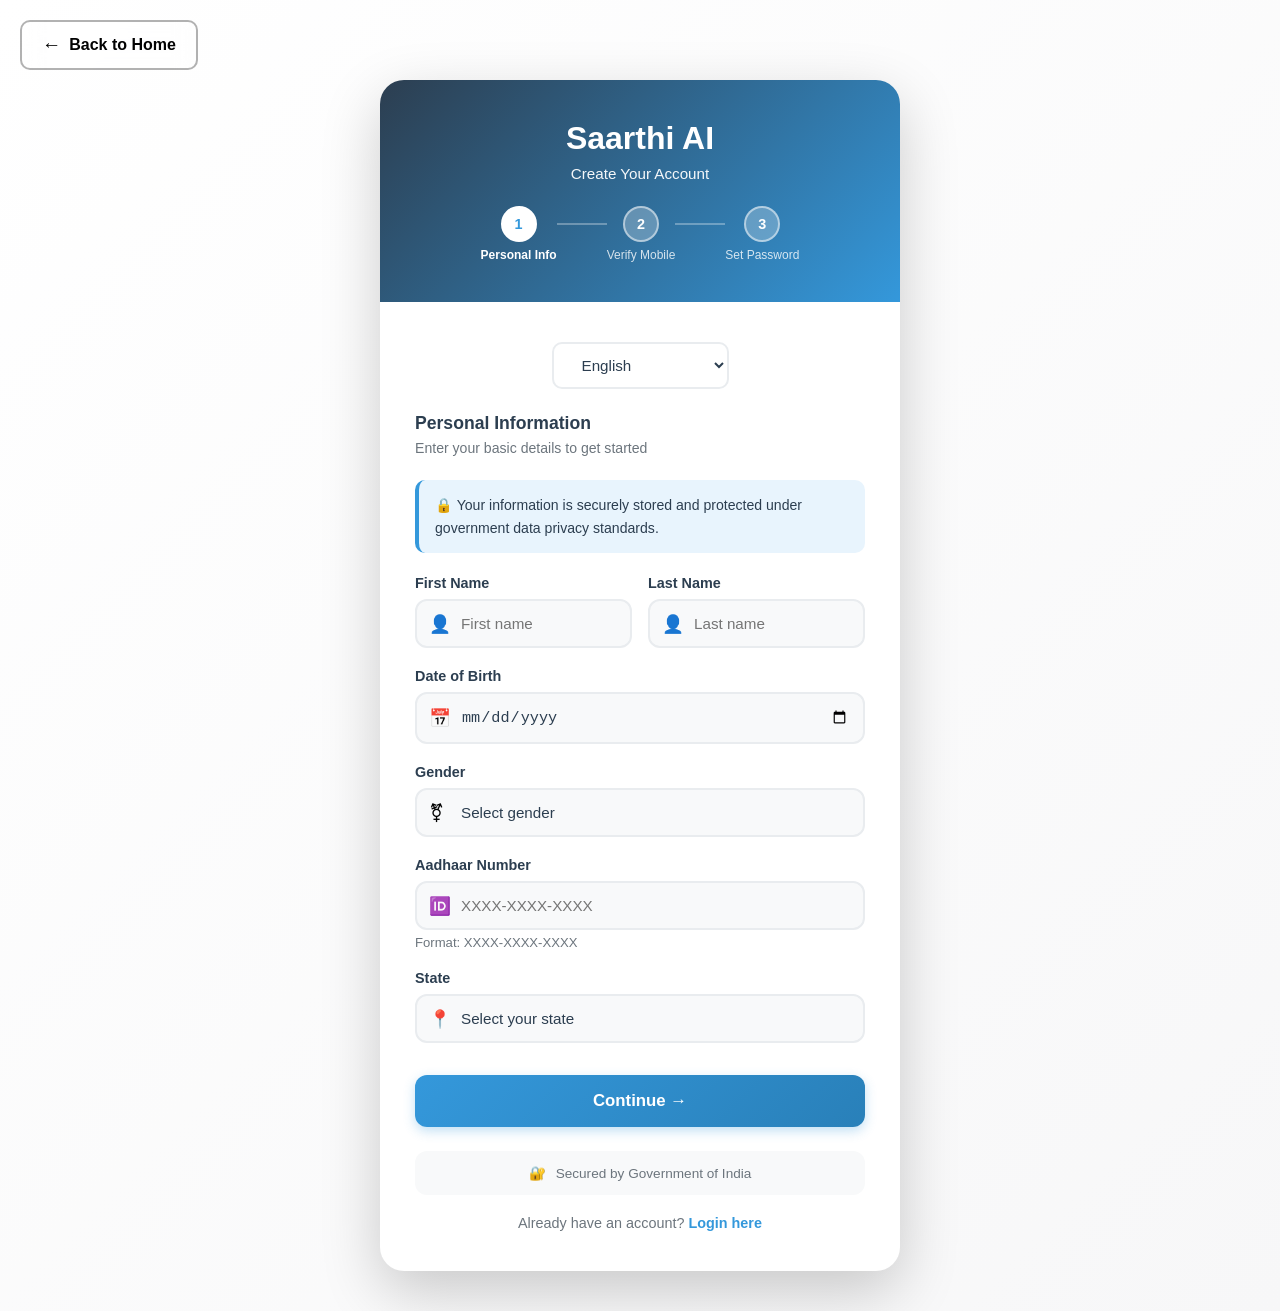
<file: Frontend/register.html>
<!DOCTYPE html>
<html lang="en">

<head>
    <meta charset="UTF-8">
    <meta name="viewport" content="width=device-width, initial-scale=1.0">
    <title>Saarthi AI - Register</title>
    <!-- Google Translate Script (language persistence) -->
    <script type="text/javascript">
        function googleTranslateElementInit() {
            new google.translate.TranslateElement({
                pageLanguage: 'en',
                autoDisplay: false,
                includedLanguages: 'hi,bn,te,ta,mr,gu,kn,ml,pa,or,as,en'
            }, 'google_translate_element');
        }
    </script>
    <script type="text/javascript"
        src="https://translate.google.com/translate_a/element.js?cb=googleTranslateElementInit">
        </script>
    <style>
        * {
            margin: 0;
            padding: 0;
            box-sizing: border-box;
        }

        body {
            font-family: 'Segoe UI', Tahoma, Geneva, Verdana, sans-serif;
            background: linear-gradient(135deg, #ffffff 0%, #f7f7f8 100%);
            min-height: 100vh;
            display: flex;
            align-items: center;
            justify-content: center;
            padding: 20px;
        }

        .back-to-home {
            position: fixed;
            top: 20px;
            left: 20px;
            display: flex;
            align-items: center;
            gap: 8px;
            background: rgba(255, 255, 255, 0.2);
            color: #020202;
            padding: 12px 20px;
            border-radius: 10px;
            text-decoration: none;
            font-weight: 600;
            font-size: 1rem;
            transition: all 0.3s;
            backdrop-filter: blur(10px);
            border: 2px solid rgba(0, 0, 0, 0.3);
            z-index: 100;
        }

        .back-to-home:hover {
            background: rgba(255, 255, 255, 0.3);
            transform: translateX(-5px);
            box-shadow: 0 4px 15px rgba(0, 0, 0, 0.2);
        }

        .back-arrow {
            font-size: 1.2rem;
        }

        .register-container {
            background: rgb(255, 255, 255);
            border-radius: 24px;
            box-shadow: 0 20px 60px rgba(0, 0, 0, 0.2);
            max-width: 520px;
            width: 100%;
            overflow: hidden;
            margin-top: 60px;
            margin-bottom: 20px;
        }

        .register-header {
            background: linear-gradient(135deg, #2c3e50, #3498db);
            color: white;
            padding: 40px 30px;
            text-align: center;
        }

        .register-header h1 {
            font-size: 2rem;
            margin-bottom: 8px;
            font-weight: 700;
        }

        .register-header p {
            font-size: 0.95rem;
            opacity: 0.95;
            font-weight: 400;
        }

        /* Step Indicator */
        .step-indicator {
            display: flex;
            align-items: center;
            justify-content: center;
            gap: 0;
            margin-top: 24px;
        }

        .step {
            display: flex;
            flex-direction: column;
            align-items: center;
            gap: 6px;
        }

        .step-circle {
            width: 36px;
            height: 36px;
            border-radius: 50%;
            background: rgba(255, 255, 255, 0.25);
            border: 2px solid rgba(255, 255, 255, 0.5);
            display: flex;
            align-items: center;
            justify-content: center;
            font-weight: 700;
            font-size: 0.9rem;
            transition: all 0.3s;
        }

        .step.active .step-circle {
            background: white;
            color: #3498db;
            border-color: white;
        }

        .step.completed .step-circle {
            background: #27ae60;
            border-color: #27ae60;
            color: white;
        }

        .step-label {
            font-size: 0.75rem;
            opacity: 0.8;
            white-space: nowrap;
        }

        .step.active .step-label {
            opacity: 1;
            font-weight: 600;
        }

        .step-line {
            width: 50px;
            height: 2px;
            background: rgba(255, 255, 255, 0.3);
            margin-bottom: 20px;
            transition: background 0.3s;
        }

        .step-line.completed {
            background: #27ae60;
        }

        .register-body {
            padding: 40px 35px;
        }

        .language-selector-login {
            margin-bottom: 24px;
            text-align: center;
        }

        .language-selector-login select {
            padding: 12px 24px;
            border: 2px solid #e9ecef;
            border-radius: 10px;
            font-size: 0.95rem;
            outline: none;
            cursor: pointer;
            background: white;
            color: #2c3e50;
            font-weight: 500;
            transition: all 0.3s;
        }

        .language-selector-login select:focus {
            border-color: #3498db;
            box-shadow: 0 0 0 4px rgba(52, 152, 219, 0.1);
        }

        /* Form Steps */
        .form-step {
            display: none;
            animation: fadeIn 0.3s ease-in;
        }

        .form-step.active {
            display: block;
        }

        @keyframes fadeIn {
            from {
                opacity: 0;
                transform: translateY(10px);
            }

            to {
                opacity: 1;
                transform: translateY(0);
            }
        }

        .step-title {
            font-size: 1.1rem;
            font-weight: 700;
            color: #2c3e50;
            margin-bottom: 6px;
        }

        .step-subtitle {
            font-size: 0.88rem;
            color: #6c757d;
            margin-bottom: 24px;
        }

        .form-group {
            margin-bottom: 20px;
        }

        .form-row {
            display: grid;
            grid-template-columns: 1fr 1fr;
            gap: 16px;
        }

        .form-group label {
            display: block;
            margin-bottom: 8px;
            color: #2c3e50;
            font-weight: 600;
            font-size: 0.9rem;
        }

        .input-wrapper {
            position: relative;
        }

        .input-icon {
            position: absolute;
            left: 14px;
            top: 50%;
            transform: translateY(-50%);
            font-size: 1.1rem;
        }

        .form-input {
            width: 100%;
            padding: 14px 14px 14px 44px;
            border: 2px solid #e9ecef;
            border-radius: 12px;
            font-size: 0.95rem;
            transition: all 0.3s;
            outline: none;
            background: #f8f9fa;
            color: #2c3e50;
        }

        .form-input:focus {
            border-color: #3498db;
            background: white;
            box-shadow: 0 0 0 4px rgba(52, 152, 219, 0.1);
        }

        .form-input.error {
            border-color: #e74c3c;
            background: #fff5f5;
        }

        .form-input.success {
            border-color: #27ae60;
            background: #f0fff4;
        }

        select.form-input {
            cursor: pointer;
            appearance: none;
        }

        .error-message {
            color: #e74c3c;
            font-size: 0.82rem;
            margin-top: 5px;
            display: none;
        }

        .error-message.show {
            display: block;
        }

        .helper-text {
            font-size: 0.82rem;
            color: #6c757d;
            margin-top: 5px;
        }

        /* Password Strength */
        .password-strength {
            margin-top: 8px;
        }

        .strength-bar {
            height: 4px;
            border-radius: 4px;
            background: #e9ecef;
            overflow: hidden;
            margin-bottom: 4px;
        }

        .strength-fill {
            height: 100%;
            border-radius: 4px;
            transition: all 0.3s;
            width: 0%;
        }

        .strength-text {
            font-size: 0.8rem;
            font-weight: 600;
        }

        /* OTP */
        .otp-container {
            display: none;
        }

        .otp-container.show {
            display: block;
            animation: fadeIn 0.3s ease-in;
        }

        .otp-inputs {
            display: flex;
            gap: 10px;
            justify-content: center;
            margin: 20px 0;
        }

        .otp-input {
            width: 52px;
            height: 58px;
            text-align: center;
            font-size: 1.5rem;
            font-weight: 600;
            border: 2px solid #e9ecef;
            border-radius: 12px;
            outline: none;
            transition: all 0.3s;
            background: #f8f9fa;
            color: #2c3e50;
        }

        .otp-input:focus {
            border-color: #3498db;
            background: white;
            box-shadow: 0 0 0 4px rgba(52, 152, 219, 0.1);
        }

        .resend-container {
            text-align: center;
            margin-top: 12px;
            font-size: 0.88rem;
            color: #6c757d;
        }

        .resend-link {
            color: #3498db;
            text-decoration: none;
            font-weight: 600;
            cursor: pointer;
        }

        .resend-link.disabled {
            color: #adb5bd;
            cursor: not-allowed;
            pointer-events: none;
        }

        /* Buttons */
        .submit-button {
            width: 100%;
            padding: 16px;
            background: linear-gradient(135deg, #3498db, #2980b9);
            color: white;
            border: none;
            border-radius: 12px;
            font-size: 1.05rem;
            font-weight: 600;
            cursor: pointer;
            transition: all 0.3s;
            margin-top: 12px;
            box-shadow: 0 4px 12px rgba(52, 152, 219, 0.3);
        }

        .submit-button:hover {
            transform: translateY(-2px);
            box-shadow: 0 6px 20px rgba(52, 152, 219, 0.4);
        }

        .submit-button:active {
            transform: translateY(0);
        }

        .submit-button:disabled {
            background: #adb5bd;
            cursor: not-allowed;
            transform: none;
            box-shadow: none;
        }

        .back-button {
            width: 100%;
            padding: 14px;
            background: white;
            color: #6c757d;
            border: 2px solid #e9ecef;
            border-radius: 12px;
            font-size: 1rem;
            font-weight: 600;
            cursor: pointer;
            transition: all 0.3s;
            margin-top: 10px;
        }

        .back-button:hover {
            background: #f8f9fa;
            border-color: #dee2e6;
            color: #495057;
        }

        .info-box {
            background: #e8f4fd;
            border-left: 4px solid #3498db;
            padding: 14px 16px;
            border-radius: 10px;
            margin-bottom: 22px;
            font-size: 0.88rem;
            color: #2c3e50;
            line-height: 1.6;
        }

        /* Terms Checkbox */
        .checkbox-group {
            display: flex;
            align-items: flex-start;
            gap: 10px;
            margin-bottom: 20px;
        }

        .checkbox-group input[type="checkbox"] {
            width: 18px;
            height: 18px;
            margin-top: 2px;
            accent-color: #3498db;
            cursor: pointer;
            flex-shrink: 0;
        }

        .checkbox-group label {
            font-size: 0.88rem;
            color: #495057;
            cursor: pointer;
            line-height: 1.5;
        }

        .checkbox-group a {
            color: #3498db;
            text-decoration: none;
            font-weight: 600;
        }

        .checkbox-group a:hover {
            text-decoration: underline;
        }

        /* Success */
        .success-message {
            background: linear-gradient(135deg, #27ae60, #229954);
            color: white;
            padding: 18px;
            border-radius: 12px;
            text-align: center;
            margin-bottom: 20px;
            display: none;
            font-weight: 600;
            box-shadow: 0 4px 12px rgba(39, 174, 96, 0.3);
        }

        .success-message.show {
            display: block;
            animation: fadeIn 0.3s ease-in;
        }

        .security-badge {
            display: flex;
            align-items: center;
            justify-content: center;
            gap: 10px;
            margin-top: 24px;
            padding: 14px;
            background: #f8f9fa;
            border-radius: 12px;
            font-size: 0.85rem;
            color: #6c757d;
            font-weight: 500;
        }

        .login-link {
            text-align: center;
            margin-top: 20px;
            font-size: 0.9rem;
            color: #6c757d;
        }

        .login-link a {
            color: #3498db;
            font-weight: 600;
            text-decoration: none;
        }

        .login-link a:hover {
            text-decoration: underline;
        }

        .loading {
            display: inline-block;
            width: 16px;
            height: 16px;
            border: 3px solid rgba(255, 255, 255, 0.3);
            border-top: 3px solid white;
            border-radius: 50%;
            animation: spin 1s linear infinite;
            margin-left: 8px;
            vertical-align: middle;
        }

        @keyframes spin {
            0% {
                transform: rotate(0deg);
            }

            100% {
                transform: rotate(360deg);
            }
        }

        /* Show/hide password toggle */
        .toggle-password {
            position: absolute;
            right: 14px;
            top: 50%;
            transform: translateY(-50%);
            cursor: pointer;
            font-size: 1.1rem;
            user-select: none;
        }

        .form-input.with-toggle {
            padding-right: 44px;
        }

        @media (max-width: 480px) {
            .register-header {
                padding: 32px 24px;
            }

            .register-header h1 {
                font-size: 1.6rem;
            }

            .register-body {
                padding: 32px 20px;
            }

            .form-row {
                grid-template-columns: 1fr;
            }

            .otp-input {
                width: 46px;
                height: 52px;
                font-size: 1.3rem;
            }

            .otp-inputs {
                gap: 7px;
            }

            .step-line {
                width: 32px;
            }
        }
    </style>
</head>

<body>
    <a href="index.html" class="back-to-home">
        <span class="back-arrow">←</span>
        <span>Back to Home</span>
    </a>

    <div class="register-container">
        <div class="register-header">
            <h1>Saarthi AI</h1>
            <p>Create Your Account</p>

            <div class="step-indicator">
                <div class="step active" id="stepIndicator1">
                    <div class="step-circle">1</div>
                    <div class="step-label">Personal Info</div>
                </div>
                <div class="step-line" id="stepLine1"></div>
                <div class="step active" id="stepIndicator2">
                    <div class="step-circle">2</div>
                    <div class="step-label">Verify Mobile</div>
                </div>
                <div class="step-line" id="stepLine2"></div>
                <div class="step" id="stepIndicator3">
                    <div class="step-circle">3</div>
                    <div class="step-label">Set Password</div>
                </div>
            </div>
        </div>

        <div class="register-body">
            <div class="language-selector-login">
                <select id="registerLanguage">
                    <option value="en">English</option>
                    <option value="hi">हिंदी (Hindi)</option>
                    <option value="bn">বাংলা (Bengali)</option>
                    <option value="te">తెలుగు (Telugu)</option>
                    <option value="mr">मराठी (Marathi)</option>
                    <option value="ta">தமிழ் (Tamil)</option>
                </select>
            </div>

            <div class="success-message" id="successMessage">
                ✓ Registration Successful! Redirecting to Login...
            </div>

            <!-- Step 1: Personal Information -->
            <div class="form-step active" id="step1">
                <div class="step-title">Personal Information</div>
                <div class="step-subtitle">Enter your basic details to get started</div>

                <div class="info-box">
                    🔒 Your information is securely stored and protected under government data privacy standards.
                </div>

                <div class="form-row">
                    <div class="form-group">
                        <label for="firstName">First Name</label>
                        <div class="input-wrapper">
                            <span class="input-icon">👤</span>
                            <input type="text" id="firstName" class="form-input" placeholder="First name" required>
                        </div>
                        <div class="error-message" id="firstNameError">Please enter your first name</div>
                    </div>
                    <div class="form-group">
                        <label for="lastName">Last Name</label>
                        <div class="input-wrapper">
                            <span class="input-icon">👤</span>
                            <input type="text" id="lastName" class="form-input" placeholder="Last name" required>
                        </div>
                        <div class="error-message" id="lastNameError">Please enter your last name</div>
                    </div>
                </div>

                <div class="form-group">
                    <label for="dob">Date of Birth</label>
                    <div class="input-wrapper">
                        <span class="input-icon">📅</span>
                        <input type="date" id="dob" class="form-input" required>
                    </div>
                    <div class="error-message" id="dobError">Please enter a valid date of birth</div>
                </div>

                <div class="form-group">
                    <label for="gender">Gender</label>
                    <div class="input-wrapper">
                        <span class="input-icon">⚧</span>
                        <select id="gender" class="form-input" required>
                            <option value="">Select gender</option>
                            <option value="male">Male</option>
                            <option value="female">Female</option>
                            <option value="other">Other</option>
                            <option value="prefer_not">Prefer not to say</option>
                        </select>
                    </div>
                    <div class="error-message" id="genderError">Please select your gender</div>
                </div>

                <div class="form-group">
                    <label for="aadhaarReg">Aadhaar Number</label>
                    <div class="input-wrapper">
                        <span class="input-icon">🆔</span>
                        <input type="text" id="aadhaarReg" class="form-input" placeholder="XXXX-XXXX-XXXX"
                            maxlength="14" required>
                    </div>
                    <div class="error-message" id="aadhaarRegError">Please enter a valid 12-digit Aadhaar number</div>
                    <div class="helper-text">Format: XXXX-XXXX-XXXX</div>
                </div>

                <div class="form-group">
                    <label for="state">State</label>
                    <div class="input-wrapper">
                        <span class="input-icon">📍</span>
                        <select id="state" class="form-input" required>
                            <option value="">Select your state</option>
                            <option>Andhra Pradesh</option>
                            <option>Arunachal Pradesh</option>
                            <option>Assam</option>
                            <option>Bihar</option>
                            <option>Chhattisgarh</option>
                            <option>Goa</option>
                            <option>Gujarat</option>
                            <option>Haryana</option>
                            <option>Himachal Pradesh</option>
                            <option>Jharkhand</option>
                            <option>Karnataka</option>
                            <option>Kerala</option>
                            <option>Madhya Pradesh</option>
                            <option>Maharashtra</option>
                            <option>Manipur</option>
                            <option>Meghalaya</option>
                            <option>Mizoram</option>
                            <option>Nagaland</option>
                            <option>Odisha</option>
                            <option>Punjab</option>
                            <option>Rajasthan</option>
                            <option>Sikkim</option>
                            <option>Tamil Nadu</option>
                            <option>Telangana</option>
                            <option>Tripura</option>
                            <option>Uttar Pradesh</option>
                            <option>Uttarakhand</option>
                            <option>West Bengal</option>
                            <option>Delhi</option>
                            <option>Jammu & Kashmir</option>
                            <option>Ladakh</option>
                            <option>Puducherry</option>
                        </select>
                    </div>
                    <div class="error-message" id="stateError">Please select your state</div>
                </div>

                <button type="button" class="submit-button" id="step1Next">
                    Continue →
                </button>
            </div>

            <!-- Step 2: Mobile Verification -->
            <div class="form-step" id="step2">
                <div class="step-title">Mobile Verification</div>
                <div class="step-subtitle">Verify your mobile number with an OTP</div>

                <div class="info-box">
                    📱 A 6-digit OTP will be sent to your mobile number for verification.
                </div>

                <!-- Mobile Input -->
                <div id="mobileInputSection">
                    <div class="form-group">
                        <label for="regMobile">Mobile Number</label>
                        <div class="input-wrapper">
                            <span class="input-icon">📱</span>
                            <input type="tel" id="regMobile" class="form-input"
                                placeholder="Enter 10-digit mobile number" maxlength="10" required>
                        </div>
                        <div class="error-message" id="regMobileError">Please enter a valid 10-digit mobile number</div>
                    </div>

                    <div class="form-group">
                        <label for="regEmail">Email Address <span
                                style="color:#6c757d; font-weight:400">(Optional)</span></label>
                        <div class="input-wrapper">
                            <span class="input-icon">✉️</span>
                            <input type="email" id="regEmail" class="form-input" placeholder="Enter your email address">
                        </div>
                        <div class="error-message" id="regEmailError">Please enter a valid email address</div>
                    </div>

                    <button type="button" class="submit-button" id="sendRegOtp">
                        Send OTP
                    </button>
                    <button type="button" class="back-button" id="step2Back">
                        ← Back
                    </button>
                </div>

                <!-- OTP Verification -->
                <div class="otp-container" id="regOtpContainer">
                    <div class="form-group">
                        <label>Enter 6-Digit OTP</label>
                        <p class="helper-text" style="margin-bottom: 10px;">OTP sent to: <strong
                                id="regMaskedMobile"></strong></p>

                        <div class="otp-inputs">
                            <input type="text" class="otp-input reg-otp-input" maxlength="1" data-index="0">
                            <input type="text" class="otp-input reg-otp-input" maxlength="1" data-index="1">
                            <input type="text" class="otp-input reg-otp-input" maxlength="1" data-index="2">
                            <input type="text" class="otp-input reg-otp-input" maxlength="1" data-index="3">
                            <input type="text" class="otp-input reg-otp-input" maxlength="1" data-index="4">
                            <input type="text" class="otp-input reg-otp-input" maxlength="1" data-index="5">
                        </div>

                        <div class="resend-container">
                            <span id="regTimer">Resend OTP in <strong>30</strong> seconds</span>
                            <a href="#" class="resend-link disabled" id="regResend">Resend OTP</a>
                        </div>
                    </div>

                    <button type="button" class="submit-button" id="verifyRegOtp">
                        Verify OTP
                    </button>
                    <button type="button" class="back-button" id="otpBack">
                        ← Change Number
                    </button>
                </div>
            </div>

            <!-- Step 3: Set Password -->
            <div class="form-step" id="step3">
                <div class="step-title">Create Password</div>
                <div class="step-subtitle">Set a strong password to secure your account</div>

                <div class="form-group">
                    <label for="regPassword">Password</label>
                    <div class="input-wrapper">
                        <span class="input-icon">🔒</span>
                        <input type="password" id="regPassword" class="form-input with-toggle"
                            placeholder="Create a strong password" required>
                        <span class="toggle-password" id="togglePassword">👁</span>
                    </div>
                    <div class="password-strength" id="passwordStrength" style="display:none">
                        <div class="strength-bar">
                            <div class="strength-fill" id="strengthFill"></div>
                        </div>
                        <span class="strength-text" id="strengthText"></span>
                    </div>
                    <div class="error-message" id="passwordError">Password must be at least 8 characters</div>
                    <div class="helper-text">Min. 8 characters with letters, numbers & symbols</div>
                </div>

                <div class="form-group">
                    <label for="confirmPassword">Confirm Password</label>
                    <div class="input-wrapper">
                        <span class="input-icon">🔒</span>
                        <input type="password" id="confirmPassword" class="form-input with-toggle"
                            placeholder="Re-enter your password" required>
                        <span class="toggle-password" id="toggleConfirm">👁</span>
                    </div>
                    <div class="error-message" id="confirmPasswordError">Passwords do not match</div>
                </div>

                <div class="checkbox-group">
                    <input type="checkbox" id="termsCheck">
                    <label for="termsCheck">
                        I agree to the <a href="#">Terms of Service</a> and <a href="#">Privacy Policy</a> of Saarthi AI
                        and the Government of India Digital Services.
                    </label>
                </div>
                <div class="error-message" id="termsError">Please accept the terms to continue</div>

                <button type="button" class="submit-button" id="completeRegister">
                    Create Account
                </button>
                <button type="button" class="back-button" id="step3Back">
                    ← Back
                </button>
            </div>

            <div class="security-badge">
                <span>🔐</span>
                <span>Secured by Government of India</span>
            </div>

            <div class="login-link">
                Already have an account? <a href="login.html">Login here</a>
            </div>
        </div>
    </div>

    <script>
        // ─── Step State ───────────────────────────────────────────────
        let currentStep = 1;

        function goToStep(step) {
            document.querySelectorAll('.form-step').forEach(s => s.classList.remove('active'));
            document.getElementById(`step${step}`).classList.add('active');
            updateStepIndicator(step);
            currentStep = step;
        }

        function updateStepIndicator(step) {
            for (let i = 1; i <= 3; i++) {
                const indicator = document.getElementById(`stepIndicator${i}`);
                const circle = indicator.querySelector('.step-circle');
                indicator.classList.remove('active', 'completed');

                if (i < step) {
                    indicator.classList.add('completed');
                    circle.textContent = '✓';
                } else if (i === step) {
                    indicator.classList.add('active');
                    circle.textContent = i;
                } else {
                    circle.textContent = i;
                }
            }
            for (let i = 1; i <= 2; i++) {
                const line = document.getElementById(`stepLine${i}`);
                line.classList.toggle('completed', i < step);
            }
        }

        // Initialize step indicator correctly
        updateStepIndicator(1);

        // ─── Aadhaar Formatting ───────────────────────────────────────
        document.getElementById('aadhaarReg').addEventListener('input', (e) => {
            let value = e.target.value.replace(/\D/g, '');
            if (value.length > 12) value = value.slice(0, 12);
            let formatted = '';
            for (let i = 0; i < value.length; i++) {
                if (i > 0 && i % 4 === 0) formatted += '-';
                formatted += value[i];
            }
            e.target.value = formatted;
        });

        // ─── Mobile Formatting ────────────────────────────────────────
        document.getElementById('regMobile').addEventListener('input', (e) => {
            e.target.value = e.target.value.replace(/\D/g, '').slice(0, 10);
        });

        // ─── Step 1 Validation & Next ─────────────────────────────────
        document.getElementById('step1Next').addEventListener('click', () => {
            let valid = true;

            const firstName = document.getElementById('firstName').value.trim();
            const lastName = document.getElementById('lastName').value.trim();
            const dob = document.getElementById('dob').value;
            const gender = document.getElementById('gender').value;
            const aadhaar = document.getElementById('aadhaarReg').value.replace(/-/g, '');
            const state = document.getElementById('state').value;

            const setError = (id, inputId, show) => {
                document.getElementById(id).classList.toggle('show', show);
                document.getElementById(inputId).classList.toggle('error', show);
                if (show) valid = false;
            };

            setError('firstNameError', 'firstName', !firstName);
            setError('lastNameError', 'lastName', !lastName);
            setError('dobError', 'dob', !dob);
            setError('genderError', 'gender', !gender);
            setError('aadhaarRegError', 'aadhaarReg', aadhaar.length !== 12);
            setError('stateError', 'state', !state);

            if (valid) goToStep(2);
        });

        // ─── Send OTP ─────────────────────────────────────────────────
        document.getElementById('sendRegOtp').addEventListener('click', () => {
            const mobile = document.getElementById('regMobile').value;
            const email = document.getElementById('regEmail').value.trim();

            if (mobile.length !== 10) {
                document.getElementById('regMobileError').classList.add('show');
                document.getElementById('regMobile').classList.add('error');
                return;
            }

            if (email && !/^[^\s@]+@[^\s@]+\.[^\s@]+$/.test(email)) {
                document.getElementById('regEmailError').classList.add('show');
                document.getElementById('regEmail').classList.add('error');
                return;
            }

            document.getElementById('regMobileError').classList.remove('show');
            document.getElementById('regMobile').classList.remove('error');
            document.getElementById('regEmailError').classList.remove('show');

            const btn = document.getElementById('sendRegOtp');
            btn.innerHTML = 'Sending OTP... <span class="loading"></span>';
            btn.disabled = true;

            setTimeout(() => {
                document.getElementById('regMaskedMobile').textContent = `******${mobile.slice(-4)}`;
                document.getElementById('mobileInputSection').style.display = 'none';
                document.getElementById('regOtpContainer').classList.add('show');
                document.querySelector('.reg-otp-input').focus();
                startRegTimer();
                btn.innerHTML = 'Send OTP';
                btn.disabled = false;
            }, 1500);
        });

        // ─── OTP Inputs ───────────────────────────────────────────────
        document.querySelectorAll('.reg-otp-input').forEach((input, index, inputs) => {
            input.addEventListener('input', (e) => {
                e.target.value = e.target.value.replace(/\D/g, '');
                if (e.target.value.length === 1 && index < inputs.length - 1) {
                    inputs[index + 1].focus();
                }
            });
            input.addEventListener('keydown', (e) => {
                if (e.key === 'Backspace' && !e.target.value && index > 0) {
                    inputs[index - 1].focus();
                }
            });
        });

        // ─── Timer ────────────────────────────────────────────────────
        function startRegTimer() {
            let timeLeft = 30;
            const timerEl = document.getElementById('regTimer');
            const resendLink = document.getElementById('regResend');
            resendLink.classList.add('disabled');
            timerEl.style.display = 'inline';

            const countdown = setInterval(() => {
                timeLeft--;
                timerEl.innerHTML = `Resend OTP in <strong>${timeLeft}</strong> seconds`;
                if (timeLeft <= 0) {
                    clearInterval(countdown);
                    timerEl.style.display = 'none';
                    resendLink.classList.remove('disabled');
                }
            }, 1000);
        }

        document.getElementById('regResend').addEventListener('click', (e) => {
            e.preventDefault();
            if (!e.target.classList.contains('disabled')) {
                startRegTimer();
                document.querySelectorAll('.reg-otp-input').forEach(i => i.value = '');
                document.querySelector('.reg-otp-input').focus();
            }
        });

        // ─── Verify OTP ───────────────────────────────────────────────
        document.getElementById('verifyRegOtp').addEventListener('click', () => {
            const otp = Array.from(document.querySelectorAll('.reg-otp-input')).map(i => i.value).join('');
            if (otp.length !== 6) {
                alert('Please enter the complete 6-digit OTP');
                return;
            }
            const btn = document.getElementById('verifyRegOtp');
            btn.innerHTML = 'Verifying... <span class="loading"></span>';
            btn.disabled = true;

            setTimeout(() => {
                btn.innerHTML = 'Verify OTP';
                btn.disabled = false;
                goToStep(3);
            }, 1500);
        });

        // ─── Back Buttons ─────────────────────────────────────────────
        document.getElementById('step2Back').addEventListener('click', () => goToStep(1));

        document.getElementById('otpBack').addEventListener('click', () => {
            document.getElementById('mobileInputSection').style.display = 'block';
            document.getElementById('regOtpContainer').classList.remove('show');
            document.querySelectorAll('.reg-otp-input').forEach(i => i.value = '');
        });

        document.getElementById('step3Back').addEventListener('click', () => goToStep(2));

        // ─── Password Strength ────────────────────────────────────────
        document.getElementById('regPassword').addEventListener('input', (e) => {
            const val = e.target.value;
            const strengthDiv = document.getElementById('passwordStrength');
            const fill = document.getElementById('strengthFill');
            const text = document.getElementById('strengthText');

            if (!val) { strengthDiv.style.display = 'none'; return; }
            strengthDiv.style.display = 'block';

            let score = 0;
            if (val.length >= 8) score++;
            if (/[A-Z]/.test(val)) score++;
            if (/[0-9]/.test(val)) score++;
            if (/[^A-Za-z0-9]/.test(val)) score++;

            const configs = [
                { pct: '25%', color: '#e74c3c', label: 'Weak' },
                { pct: '50%', color: '#e67e22', label: 'Fair' },
                { pct: '75%', color: '#f1c40f', label: 'Good' },
                { pct: '100%', color: '#27ae60', label: 'Strong' },
            ];
            const cfg = configs[score - 1] || configs[0];
            fill.style.width = cfg.pct;
            fill.style.background = cfg.color;
            text.textContent = cfg.label;
            text.style.color = cfg.color;
        });

        // ─── Toggle Password Visibility ───────────────────────────────
        document.getElementById('togglePassword').addEventListener('click', () => {
            const input = document.getElementById('regPassword');
            const icon = document.getElementById('togglePassword');
            input.type = input.type === 'password' ? 'text' : 'password';
            icon.textContent = input.type === 'password' ? '👁' : '🙈';
        });

        document.getElementById('toggleConfirm').addEventListener('click', () => {
            const input = document.getElementById('confirmPassword');
            const icon = document.getElementById('toggleConfirm');
            input.type = input.type === 'password' ? 'text' : 'password';
            icon.textContent = input.type === 'password' ? '👁' : '🙈';
        });

        // ─── Complete Registration ─────────────────────────────────────
        document.getElementById('completeRegister').addEventListener('click', async () => {
            const password = document.getElementById('regPassword').value;
            const confirm = document.getElementById('confirmPassword').value;
            const terms = document.getElementById('termsCheck').checked;
            let valid = true;

            if (password.length < 8) {
                document.getElementById('passwordError').classList.add('show');
                document.getElementById('regPassword').classList.add('error');
                valid = false;
            } else {
                document.getElementById('passwordError').classList.remove('show');
                document.getElementById('regPassword').classList.remove('error');
            }

            if (password !== confirm || !confirm) {
                document.getElementById('confirmPasswordError').classList.add('show');
                document.getElementById('confirmPassword').classList.add('error');
                valid = false;
            } else {
                document.getElementById('confirmPasswordError').classList.remove('show');
                document.getElementById('confirmPassword').classList.remove('error');
            }

            if (!terms) {
                document.getElementById('termsError').classList.add('show');
                valid = false;
            } else {
                document.getElementById('termsError').classList.remove('show');
            }

            if (!valid) return;

            const btn = document.getElementById('completeRegister');
            btn.innerHTML = 'Creating Account... <span class="loading"></span>';
            btn.disabled = true;

            // ── Collect all profile data ──
            const firstName = document.getElementById('firstName')?.value.trim() || '';
            const lastName = document.getElementById('lastName')?.value.trim() || '';
            const dob = document.getElementById('dob')?.value || '';
            const gender = document.getElementById('gender')?.value || '';
            const state = document.getElementById('state')?.value || '';
            const mobile = document.getElementById('regMobile')?.value || '';
            const email = document.getElementById('regEmail')?.value || '';

            // Calculate age from DOB
            let age = null;
            if (dob) {
                const today = new Date();
                const birthDate = new Date(dob);
                age = today.getFullYear() - birthDate.getFullYear();
                const m = today.getMonth() - birthDate.getMonth();
                if (m < 0 || (m === 0 && today.getDate() < birthDate.getDate())) age--;
            }

            const aadhaar = document.getElementById('aadhaarReg')?.value.replace(/-/g, '') || '';

            const fullName = `${firstName} ${lastName}`.trim();
            const profileData = {
                full_name: fullName,
                name:      fullName,   // DB has both 'name' and 'full_name' columns
                age:       age,
                gender:    gender,
                state:     state,
                mobile:    mobile,
                email:     email,
                aadhaar:   aadhaar,
            };

            // ── Save to localStorage IMMEDIATELY — profile page reads this ──
            // This ensures data is visible even if backend call fails/is slow
            localStorage.setItem('saarthi_user', JSON.stringify(profileData));

            try {
                // First, ensure the user row exists in DB
                await fetch('http://localhost:8080/send-otp', {
                    method: 'POST',
                    headers: { 'Content-Type': 'application/json' },
                    body: JSON.stringify({ mobile })
                });

                // Save all profile fields to DB
                const res = await fetch(`http://localhost:8080/profile?mobile=${encodeURIComponent(mobile)}`, {
                    method: 'PUT',
                    headers: { 'Content-Type': 'application/json' },
                    body: JSON.stringify({
                        full_name:  profileData.full_name,
                        name:       profileData.full_name, // mirrors DB 'name' column
                        age:        profileData.age,
                        gender:     profileData.gender,
                        state:      profileData.state,
                        email:      profileData.email,
                        aadhaar:    profileData.aadhaar,
                    })
                });

                if (res.ok) {
                    const data = await res.json();
                    // Merge DB response — keep mobile/email/aadhaar which backend may omit
                    const savedUser = { ...profileData, ...(data.user || {}) };
                    localStorage.setItem('saarthi_user', JSON.stringify(savedUser));
                }
            } catch (e) {
                // Backend unreachable — localStorage already has full data, safe to proceed
                console.warn('Profile save to backend failed, data already saved locally:', e);
            }

            document.getElementById('successMessage').classList.add('show');
            btn.innerHTML = 'Create Account';
            btn.disabled = false;

            setTimeout(() => {
                window.location.href = 'login.html';
            }, 2500);
        });
    </script>
    <!-- Hidden Google Translate mount point (required by widget) -->
    <div id="google_translate_element" style="display:none;"></div>

    <!-- Language persistence: restore saved language on this page -->
    <script src="JS/main.js"></script>
</body>

</html>
</file>
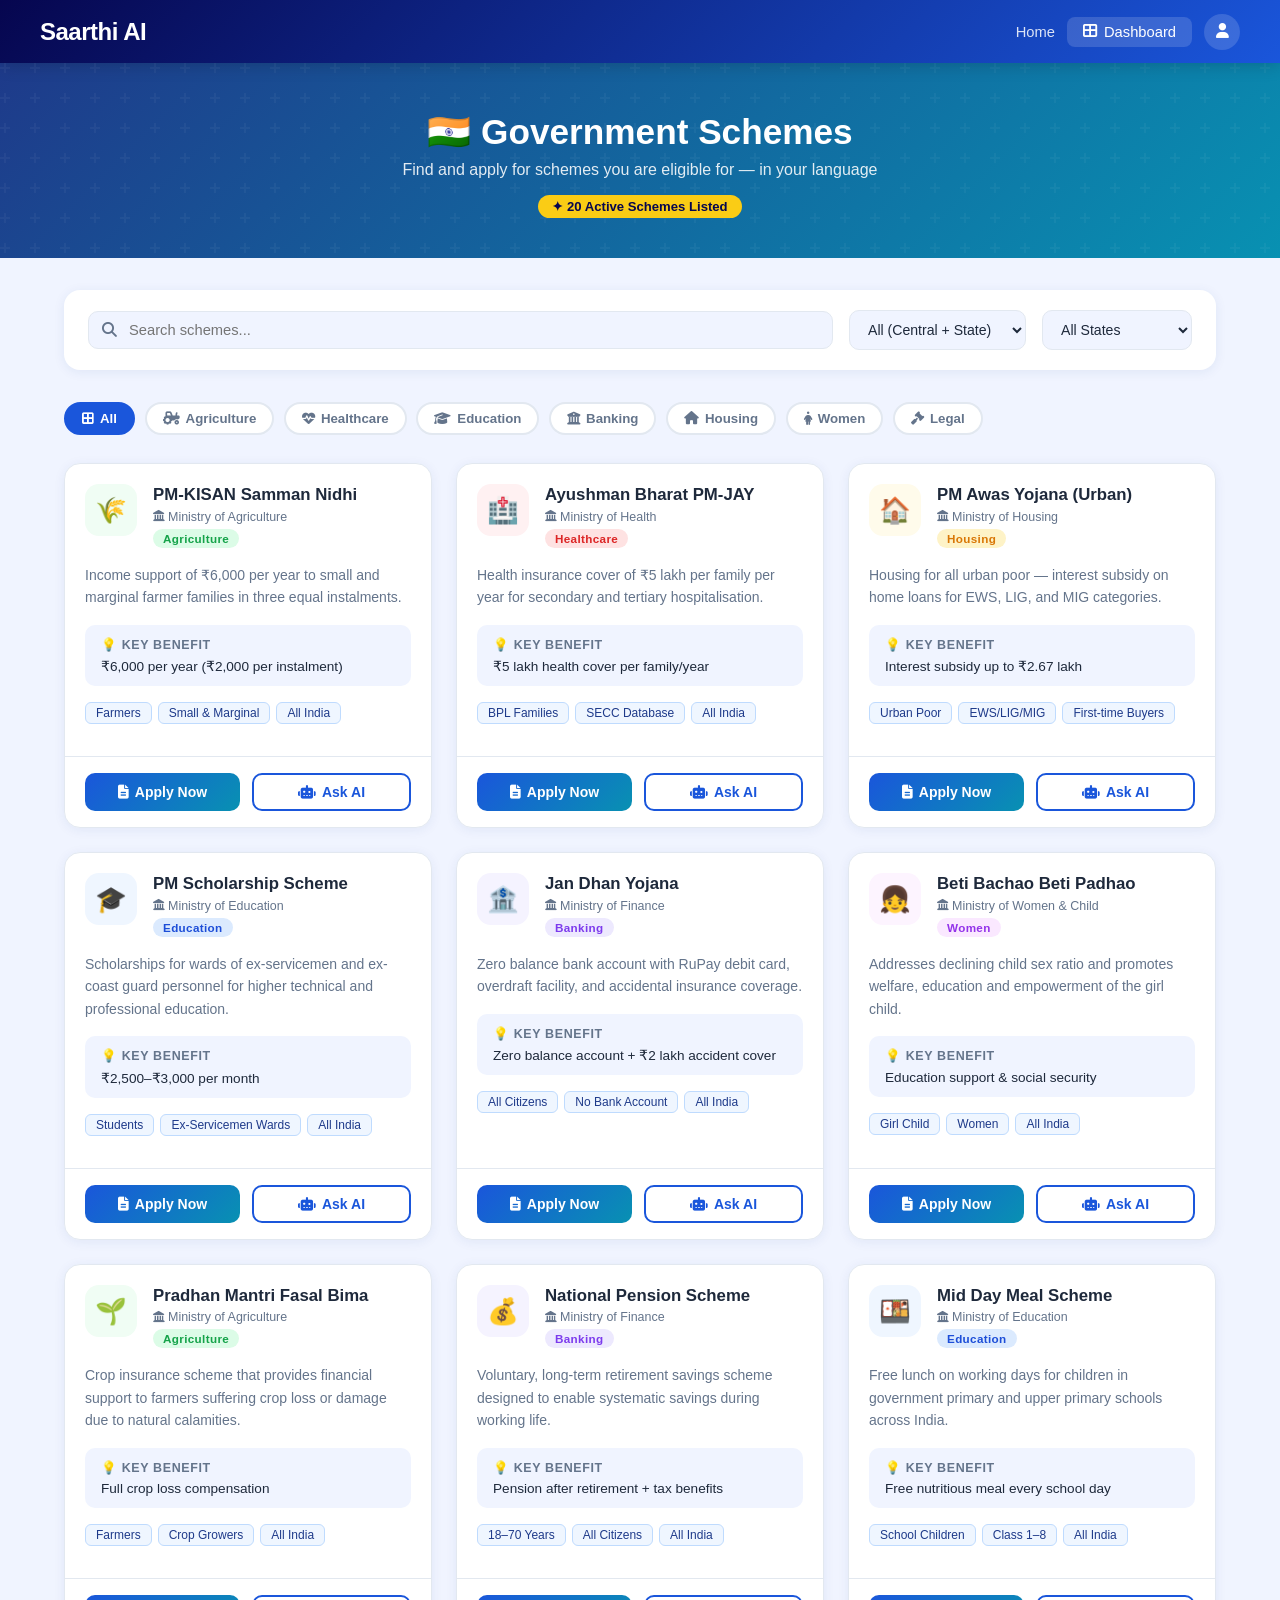
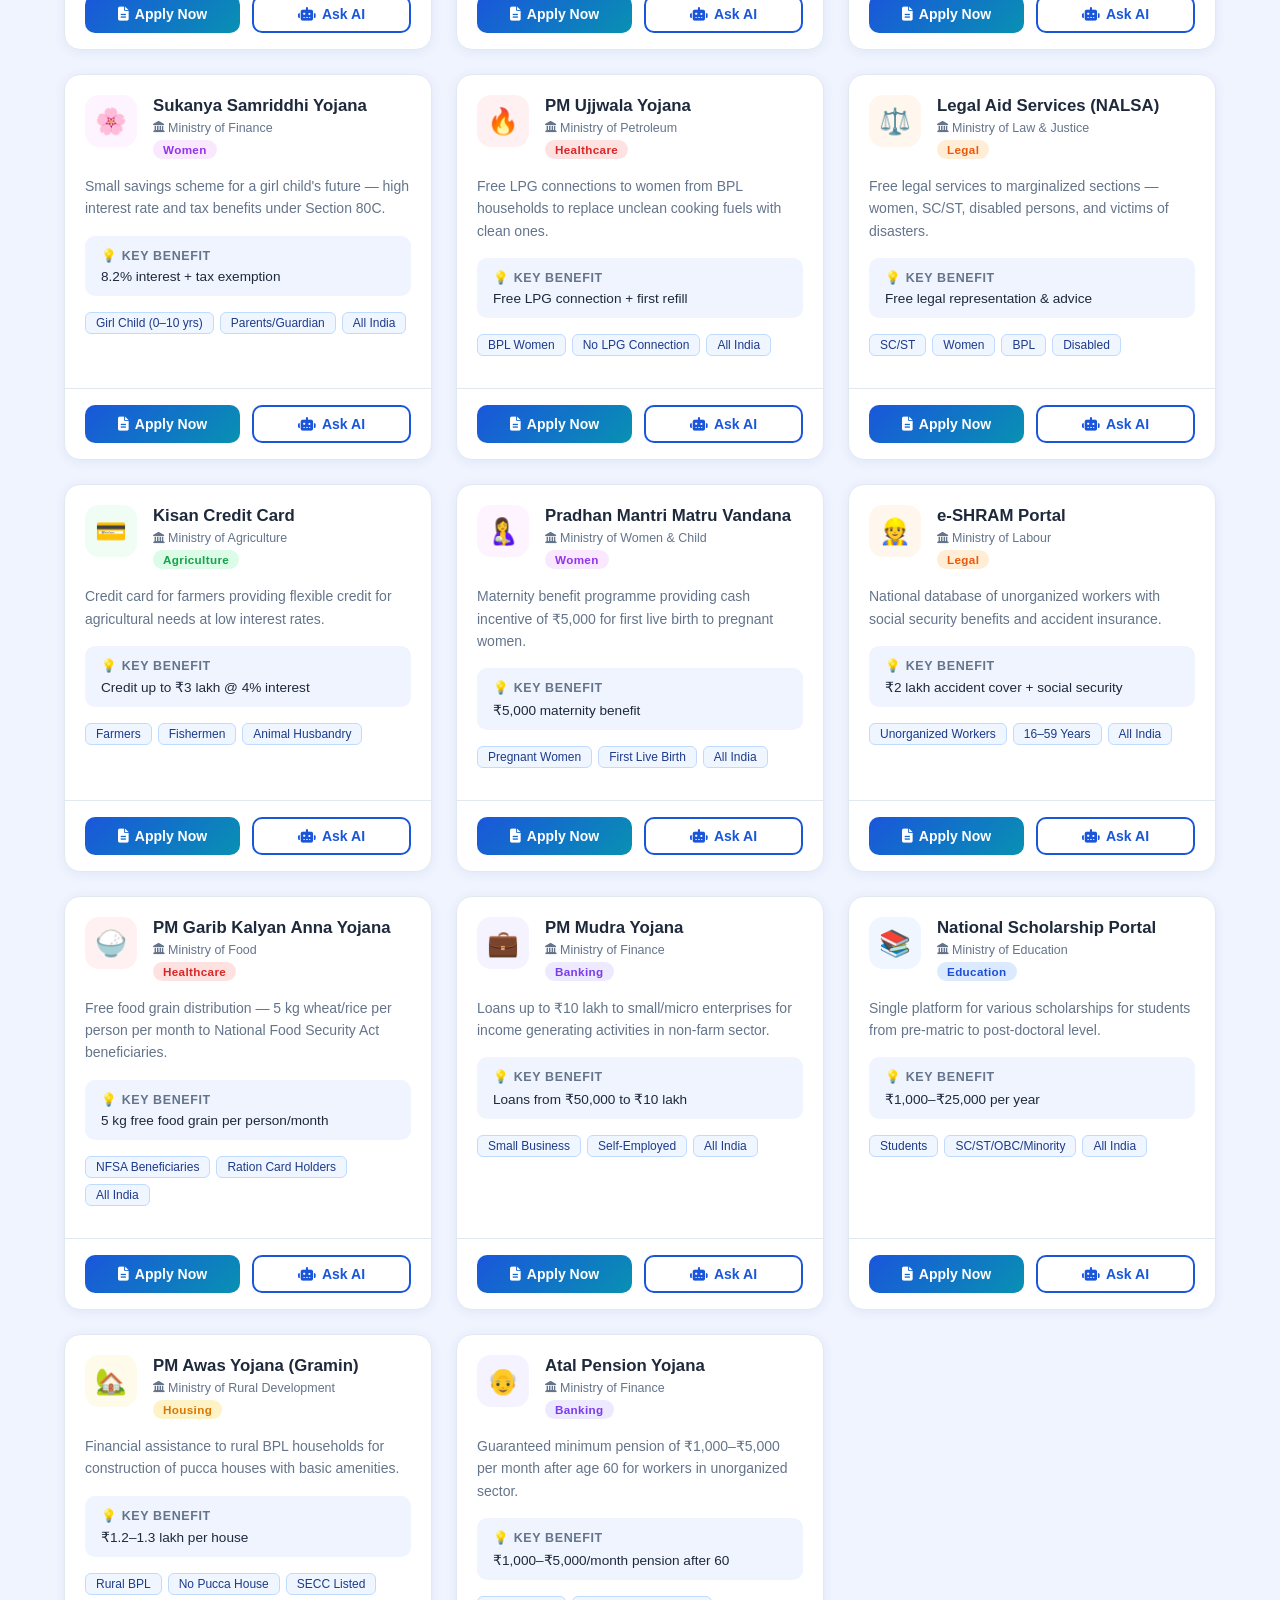
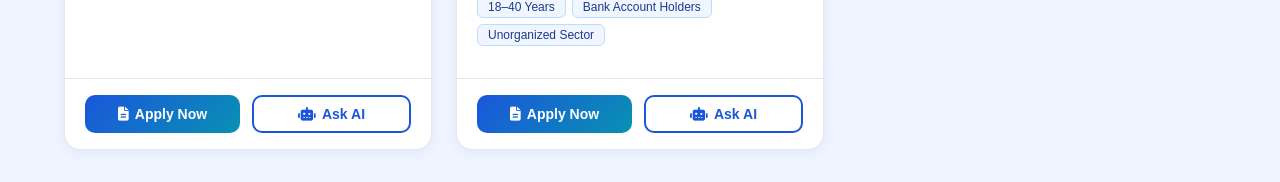
<file: Frontend/schemes.html>
<!DOCTYPE html>
<html lang="en">

<head>
  <meta charset="UTF-8" />
  <meta name="viewport" content="width=device-width, initial-scale=1.0" />
  <title>Government Schemes — Saarthi AI</title>

  <link rel="stylesheet" href="https://cdnjs.cloudflare.com/ajax/libs/font-awesome/6.5.0/css/all.min.css" />
  <style>
    :root {
      --navy: #06064f;
      --blue-dark: #1e3a8a;
      --blue-mid: #1a56db;
      --blue-light: #0891b2;
      --cyan: #4299e1;
      --gold: #facc15;
      --white: #ffffff;
      --bg: #f0f4ff;
      --card-bg: #ffffff;
      --text: #1e293b;
      --text-muted: #64748b;
      --border: #e2e8f0;
      --green: #16a34a;
      --orange: #ea580c;
      --purple: #7c3aed;
      --red: #dc2626;
    }

    * {
      margin: 0;
      padding: 0;
      box-sizing: border-box;
    }

    body {
      font-family: 'Segoe UI', Tahoma, Geneva, Verdana, sans-serif;
      background: var(--bg);
      color: var(--text);
      min-height: 100vh;
    }

    /* ── Header ── */
    header {
      background: linear-gradient(135deg, var(--navy), var(--blue-mid));
      padding: 0.85rem 1.5rem;
      position: sticky;
      top: 0;
      z-index: 100;
      box-shadow: 0 2px 16px rgba(0, 0, 0, 0.18);
    }

    header nav {
      max-width: 1200px;
      margin: 0 auto;
      display: flex;
      align-items: center;
      justify-content: space-between;
    }

    .logo {
      font-family: 'Segoe UI', Tahoma, Geneva, Verdana, sans-serif;
      font-size: 1.5rem;
      font-weight: 800;
      color: var(--white);
      text-decoration: none;
      letter-spacing: -0.5px;
    }

    .nav-links {
      display: flex;
      align-items: center;
      gap: 12px;
      list-style: none;
    }

    .nav-links a {
      color: rgba(255, 255, 255, 0.85);
      text-decoration: none;
      font-size: 0.92rem;
      font-weight: 500;
      transition: color 0.2s;
    }

    .nav-links a:hover {
      color: var(--white);
    }

    .dashboard-btn {
      display: inline-flex;
      align-items: center;
      gap: 6px;
      background: rgba(255, 255, 255, 0.15);
      color: var(--white) !important;
      padding: 7px 16px;
      border-radius: 8px;
      font-weight: 600;
      font-size: 0.88rem;
      transition: background 0.2s;
    }

    .dashboard-btn:hover {
      background: rgba(255, 255, 255, 0.25) !important;
    }

    .profile-icon {
      width: 36px;
      height: 36px;
      border-radius: 50%;
      background: rgba(255, 255, 255, 0.15);
      display: inline-flex;
      align-items: center;
      justify-content: center;
      color: var(--white) !important;
      text-decoration: none;
      transition: background 0.2s;
    }

    .profile-icon:hover {
      background: rgba(255, 255, 255, 0.28) !important;
    }

    /* ── Page Hero ── */
    .page-hero {
      background: linear-gradient(135deg, var(--blue-dark) 0%, var(--blue-light) 100%);
      padding: 3rem 1.5rem 2.5rem;
      text-align: center;
      color: var(--white);
      position: relative;
      overflow: hidden;
    }

    .page-hero::before {
      content: '';
      position: absolute;
      inset: 0;
      background: url("data:image/svg+xml,%3Csvg width='60' height='60' viewBox='0 0 60 60' xmlns='http://www.w3.org/2000/svg'%3E%3Cg fill='none' fill-rule='evenodd'%3E%3Cg fill='%23ffffff' fill-opacity='0.04'%3E%3Cpath d='M36 34v-4h-2v4h-4v2h4v4h2v-4h4v-2h-4zm0-30V0h-2v4h-4v2h4v4h2V6h4V4h-4zM6 34v-4H4v4H0v2h4v4h2v-4h4v-2H6zM6 4V0H4v4H0v2h4v4h2V6h4V4H6z'/%3E%3C/g%3E%3C/g%3E%3C/svg%3E");
    }

    .page-hero h1 {
      font-family: 'Segoe UI', Tahoma, Geneva, Verdana, sans-serif;
      font-size: 2.2rem;
      font-weight: 800;
      margin-bottom: 0.5rem;
      position: relative;
    }

    .page-hero p {
      font-size: 1rem;
      opacity: 0.88;
      max-width: 520px;
      margin: 0 auto;
      position: relative;
    }

    .scheme-count-badge {
      display: inline-block;
      background: var(--gold);
      color: var(--navy);
      font-weight: 800;
      font-size: 0.82rem;
      padding: 4px 14px;
      border-radius: 20px;
      margin-top: 1rem;
      position: relative;
    }

    /* ── Main Layout ── */
    .main-wrapper {
      max-width: 1200px;
      margin: 0 auto;
      padding: 2rem 1.5rem;
    }

    /* ── Search + Filter Bar ── */
    .filter-bar {
      background: var(--white);
      border-radius: 16px;
      padding: 1.25rem 1.5rem;
      box-shadow: 0 2px 12px rgba(30, 58, 138, 0.08);
      margin-bottom: 2rem;
      display: flex;
      flex-wrap: wrap;
      gap: 1rem;
      align-items: center;
    }

    .search-box {
      flex: 1;
      min-width: 220px;
      position: relative;
    }

    .search-box i {
      position: absolute;
      left: 14px;
      top: 50%;
      transform: translateY(-50%);
      color: var(--text-muted);
      font-size: 0.95rem;
    }

    .search-box input {
      width: 100%;
      padding: 10px 14px 10px 40px;
      border: 1.5px solid var(--border);
      border-radius: 10px;
      font-size: 0.92rem;
      font-family: 'Segoe UI', Tahoma, Geneva, Verdana, sans-serif;
      outline: none;
      transition: border-color 0.2s;
      background: var(--bg);
    }

    .search-box input:focus {
      border-color: var(--blue-mid);
    }

    .filter-select {
      padding: 10px 14px;
      border: 1.5px solid var(--border);
      border-radius: 10px;
      font-size: 0.88rem;
      font-family: 'Segoe UI', Tahoma, Geneva, Verdana, sans-serif;
      outline: none;
      background: var(--bg);
      color: var(--text);
      cursor: pointer;
      transition: border-color 0.2s;
      min-width: 150px;
    }

    .filter-select:focus {
      border-color: var(--blue-mid);
    }

    .results-count {
      font-size: 0.85rem;
      color: var(--text-muted);
      white-space: nowrap;
    }

    .results-count span {
      font-weight: 700;
      color: var(--blue-mid);
    }

    /* ── Category Pills ── */
    .category-pills {
      display: flex;
      flex-wrap: wrap;
      gap: 0.6rem;
      margin-bottom: 1.75rem;
    }

    .pill {
      padding: 7px 16px;
      border-radius: 20px;
      font-size: 0.83rem;
      font-weight: 600;
      cursor: pointer;
      border: 2px solid transparent;
      transition: all 0.2s;
      display: flex;
      align-items: center;
      gap: 6px;
      background: var(--white);
      color: var(--text-muted);
      border-color: var(--border);
    }

    .pill:hover {
      border-color: var(--blue-mid);
      color: var(--blue-mid);
    }

    .pill.active {
      background: var(--blue-mid);
      color: var(--white);
      border-color: var(--blue-mid);
    }

    /* ── Scheme Cards Grid ── */
    .schemes-grid {
      display: grid;
      grid-template-columns: repeat(auto-fill, minmax(340px, 1fr));
      gap: 1.5rem;
    }

    .scheme-card {
      background: var(--card-bg);
      border-radius: 16px;
      overflow: hidden;
      box-shadow: 0 2px 12px rgba(30, 58, 138, 0.07);
      border: 1.5px solid var(--border);
      transition: transform 0.22s, box-shadow 0.22s;
      display: flex;
      flex-direction: column;
      animation: fadeUp 0.4s ease both;
    }

    .scheme-card:hover {
      transform: translateY(-4px);
      box-shadow: 0 8px 28px rgba(30, 58, 138, 0.14);
    }

    @keyframes fadeUp {
      from {
        opacity: 0;
        transform: translateY(18px);
      }

      to {
        opacity: 1;
        transform: translateY(0);
      }
    }

    .card-header {
      padding: 1.25rem 1.25rem 1rem;
      display: flex;
      align-items: flex-start;
      gap: 1rem;
    }

    .scheme-icon {
      width: 52px;
      height: 52px;
      border-radius: 14px;
      display: flex;
      align-items: center;
      justify-content: center;
      font-size: 1.5rem;
      flex-shrink: 0;
    }

    .card-title-wrap {
      flex: 1;
    }

    .scheme-name {
      font-family: 'Segoe UI', Tahoma, Geneva, Verdana, sans-serif;
      font-size: 1.05rem;
      font-weight: 700;
      color: var(--text);
      line-height: 1.3;
      margin-bottom: 4px;
    }

    .scheme-ministry {
      font-size: 0.78rem;
      color: var(--text-muted);
      display: flex;
      align-items: center;
      gap: 4px;
    }

    .category-tag {
      display: inline-block;
      padding: 3px 10px;
      border-radius: 20px;
      font-size: 0.73rem;
      font-weight: 700;
      letter-spacing: 0.03em;
    }

    .card-body {
      padding: 0 1.25rem 1rem;
      flex: 1;
    }

    .scheme-desc {
      font-size: 0.875rem;
      color: var(--text-muted);
      line-height: 1.6;
      margin-bottom: 1rem;
    }

    .scheme-benefits {
      background: var(--bg);
      border-radius: 10px;
      padding: 0.75rem 1rem;
      margin-bottom: 1rem;
    }

    .scheme-benefits h4 {
      font-size: 0.78rem;
      font-weight: 700;
      color: var(--text-muted);
      text-transform: uppercase;
      letter-spacing: 0.05em;
      margin-bottom: 0.4rem;
    }

    .scheme-benefits p {
      font-size: 0.85rem;
      color: var(--text);
      font-weight: 500;
    }

    .eligibility-tags {
      display: flex;
      flex-wrap: wrap;
      gap: 6px;
      margin-bottom: 1rem;
    }

    .elig-tag {
      font-size: 0.75rem;
      padding: 3px 10px;
      border-radius: 6px;
      background: #eff6ff;
      color: var(--blue-dark);
      border: 1px solid #bfdbfe;
      font-weight: 500;
    }

    .card-footer {
      padding: 1rem 1.25rem;
      border-top: 1px solid var(--border);
      display: flex;
      gap: 0.75rem;
    }

    .btn-apply {
      flex: 1;
      padding: 9px 0;
      background: linear-gradient(135deg, var(--blue-mid), var(--blue-light));
      color: var(--white);
      border: none;
      border-radius: 10px;
      font-size: 0.875rem;
      font-weight: 700;
      cursor: pointer;
      font-family: 'Segoe UI', Tahoma, Geneva, Verdana, sans-serif;
      transition: opacity 0.2s, transform 0.15s;
      display: flex;
      align-items: center;
      justify-content: center;
      gap: 6px;
      text-decoration: none;
    }

    .btn-apply:hover {
      opacity: 0.9;
      transform: translateY(-1px);
    }

    .btn-ask-ai {
      flex: 1;
      padding: 9px 0;
      background: transparent;
      color: var(--blue-mid);
      border: 2px solid var(--blue-mid);
      border-radius: 10px;
      font-size: 0.875rem;
      font-weight: 700;
      cursor: pointer;
      font-family: 'Segoe UI', Tahoma, Geneva, Verdana, sans-serif;
      transition: all 0.2s;
      display: flex;
      align-items: center;
      justify-content: center;
      gap: 6px;
    }

    .btn-ask-ai:hover {
      background: var(--blue-mid);
      color: var(--white);
      transform: translateY(-1px);
    }

    /* ── No Results ── */
    .no-results {
      text-align: center;
      padding: 4rem 1rem;
      display: none;
    }

    .no-results i {
      font-size: 3rem;
      color: var(--border);
      margin-bottom: 1rem;
      display: block;
    }

    .no-results h3 {
      font-size: 1.2rem;
      color: var(--text-muted);
      margin-bottom: 0.5rem;
    }

    .no-results p {
      font-size: 0.9rem;
      color: var(--text-muted);
    }

    /* ══════════════════════════════════════════════
       GUIDED APPLICATION MODAL
    ══════════════════════════════════════════════ */

    .apply-overlay {
      display: none;
      position: fixed;
      inset: 0;
      background: rgba(6, 6, 79, 0.6);
      backdrop-filter: blur(8px);
      z-index: 1000;
      align-items: center;
      justify-content: center;
      padding: 1rem;
      animation: overlayIn 0.2s ease;
    }

    .apply-overlay.open {
      display: flex;
    }

    @keyframes overlayIn {
      from {
        opacity: 0
      }

      to {
        opacity: 1
      }
    }

    .apply-modal {
      background: #fff;
      border-radius: 24px;
      width: 100%;
      max-width: 560px;
      max-height: 92vh;
      overflow-y: auto;
      box-shadow: 0 32px 80px rgba(6, 6, 79, 0.28);
      animation: modalUp 0.32s cubic-bezier(0.34, 1.4, 0.64, 1);
      position: relative;
    }

    @keyframes modalUp {
      from {
        opacity: 0;
        transform: translateY(40px) scale(0.96)
      }

      to {
        opacity: 1;
        transform: translateY(0) scale(1)
      }
    }

    .modal-progress {
      height: 4px;
      background: #e2e8f0;
      border-radius: 4px 4px 0 0;
      overflow: hidden;
    }

    .modal-progress-fill {
      height: 100%;
      background: linear-gradient(90deg, var(--blue-dark), var(--blue-light));
      transition: width 0.4s ease;
    }

    .step-dots {
      display: flex;
      justify-content: center;
      gap: 8px;
      padding: 1.2rem 0 0;
    }

    .step-dot {
      width: 8px;
      height: 8px;
      border-radius: 50%;
      background: #e2e8f0;
      transition: all 0.3s;
    }

    .step-dot.active {
      background: var(--blue-mid);
      transform: scale(1.3);
    }

    .step-dot.done {
      background: var(--green);
    }

    .modal-close-btn {
      position: absolute;
      top: 1rem;
      right: 1rem;
      width: 32px;
      height: 32px;
      border-radius: 50%;
      border: 1px solid #e2e8f0;
      background: #f8fafc;
      cursor: pointer;
      display: flex;
      align-items: center;
      justify-content: center;
      font-size: 0.85rem;
      color: #64748b;
      transition: all 0.2s;
      z-index: 10;
    }

    .modal-close-btn:hover {
      background: #fee2e2;
      color: #dc2626;
      border-color: #fca5a5;
    }

    .modal-step {
      display: none;
      padding: 1.5rem 2rem 2rem;
    }

    .modal-step.active {
      display: block;
      animation: stepIn 0.25s ease;
    }

    @keyframes stepIn {
      from {
        opacity: 0;
        transform: translateX(16px)
      }

      to {
        opacity: 1;
        transform: translateX(0)
      }
    }

    .scheme-banner {
      display: flex;
      align-items: center;
      gap: 1rem;
      background: linear-gradient(135deg, #eff6ff, #f0fdf4);
      border: 1.5px solid #bfdbfe;
      border-radius: 16px;
      padding: 1.1rem 1.25rem;
      margin-bottom: 1.5rem;
    }

    .scheme-banner-icon {
      font-size: 2.5rem;
      flex-shrink: 0;
    }

    .scheme-banner-name {
      font-size: 1.05rem;
      font-weight: 700;
      color: var(--text);
      margin-bottom: 2px;
    }

    .scheme-banner-ministry {
      font-size: 0.78rem;
      color: var(--text-muted);
    }

    .modal-section-title {
      font-size: 0.72rem;
      font-weight: 700;
      text-transform: uppercase;
      letter-spacing: 0.07em;
      color: #94a3b8;
      margin-bottom: 0.85rem;
    }

    .doc-list {
      list-style: none;
      margin-bottom: 1rem;
    }

    .doc-item {
      display: flex;
      align-items: flex-start;
      gap: 0.75rem;
      padding: 0.7rem 0;
      border-bottom: 1px solid #f1f5f9;
      cursor: pointer;
      user-select: none;
    }

    .doc-item:last-child {
      border-bottom: none;
    }

    .doc-checkbox {
      width: 20px;
      height: 20px;
      border-radius: 6px;
      border: 2px solid #cbd5e1;
      background: white;
      flex-shrink: 0;
      display: flex;
      align-items: center;
      justify-content: center;
      font-size: 0.7rem;
      color: white;
      transition: all 0.2s;
      margin-top: 1px;
    }

    .doc-item.checked .doc-checkbox {
      background: var(--green);
      border-color: var(--green);
    }

    .doc-item.checked .doc-checkbox::after {
      content: '✓';
    }

    .doc-label {
      font-size: 0.88rem;
      color: var(--text);
      font-weight: 500;
    }

    .doc-note {
      font-size: 0.75rem;
      color: var(--text-muted);
      margin-top: 2px;
    }

    .doc-progress-wrap {
      background: #f1f5f9;
      border-radius: 99px;
      height: 6px;
      overflow: hidden;
      margin-bottom: 0.4rem;
    }

    .doc-progress-fill {
      height: 100%;
      background: linear-gradient(90deg, var(--green), #22c55e);
      border-radius: 99px;
      transition: width 0.4s ease;
    }

    .doc-progress-label {
      font-size: 0.78rem;
      color: var(--text-muted);
      margin-bottom: 1.25rem;
    }

    .elig-question {
      background: #f8fafc;
      border: 1.5px solid #e2e8f0;
      border-radius: 14px;
      padding: 1.1rem 1.25rem;
      margin-bottom: 1rem;
    }

    .elig-q-text {
      font-size: 0.9rem;
      font-weight: 600;
      color: var(--text);
      margin-bottom: 0.75rem;
    }

    .elig-options {
      display: flex;
      flex-wrap: wrap;
      gap: 0.5rem;
    }

    .elig-option {
      padding: 6px 16px;
      border-radius: 8px;
      border: 1.5px solid #e2e8f0;
      background: white;
      font-size: 0.82rem;
      font-weight: 500;
      cursor: pointer;
      transition: all 0.18s;
      color: var(--text);
      font-family: inherit;
    }

    .elig-option:hover {
      border-color: var(--blue-mid);
      color: var(--blue-mid);
    }

    .elig-option.selected {
      background: var(--blue-mid);
      border-color: var(--blue-mid);
      color: white;
      font-weight: 600;
    }

    .elig-option.disqualify.selected {
      background: var(--red);
      border-color: var(--red);
    }

    .result-box {
      border-radius: 18px;
      padding: 2rem;
      text-align: center;
      margin-bottom: 1.5rem;
    }

    .result-box.eligible {
      background: linear-gradient(135deg, #f0fdf4, #dcfce7);
      border: 2px solid #86efac;
    }

    .result-box.not-eligible {
      background: linear-gradient(135deg, #fff7ed, #fee2e2);
      border: 2px solid #fca5a5;
    }

    .result-icon {
      font-size: 3.5rem;
      margin-bottom: 0.75rem;
      display: block;
    }

    .result-title {
      font-size: 1.3rem;
      font-weight: 800;
      margin-bottom: 0.4rem;
    }

    .result-sub {
      font-size: 0.88rem;
      color: var(--text-muted);
      line-height: 1.5;
    }

    .warning-box {
      background: #fffbeb;
      border: 1.5px solid #fde68a;
      border-radius: 12px;
      padding: 0.85rem 1.1rem;
      font-size: 0.82rem;
      color: #92400e;
      margin-bottom: 1.25rem;
      display: flex;
      gap: 0.6rem;
      align-items: flex-start;
      line-height: 1.5;
    }

    .csc-box {
      background: #f0f9ff;
      border: 1.5px solid #bae6fd;
      border-radius: 12px;
      padding: 0.85rem 1.1rem;
      font-size: 0.82rem;
      color: #0369a1;
      margin-bottom: 1.25rem;
      display: flex;
      gap: 0.6rem;
      align-items: flex-start;
      line-height: 1.5;
    }

    .alt-item {
      display: flex;
      align-items: center;
      gap: 0.75rem;
      padding: 0.7rem 1rem;
      border-radius: 10px;
      border: 1px solid #e2e8f0;
      margin-bottom: 0.5rem;
      cursor: pointer;
      transition: all 0.18s;
      background: white;
    }

    .alt-item:hover {
      border-color: var(--blue-mid);
      background: #eff6ff;
    }

    .alt-icon {
      font-size: 1.3rem;
      flex-shrink: 0;
    }

    .alt-name {
      font-size: 0.88rem;
      font-weight: 600;
      color: var(--text);
    }

    .alt-arrow {
      margin-left: auto;
      color: #94a3b8;
      font-size: 0.8rem;
    }

    .modal-btn-row {
      display: flex;
      gap: 0.75rem;
      margin-top: 1.25rem;
    }

    .modal-btn {
      flex: 1;
      padding: 11px 0;
      border-radius: 12px;
      font-size: 0.9rem;
      font-weight: 700;
      cursor: pointer;
      border: none;
      transition: all 0.2s;
      display: flex;
      align-items: center;
      justify-content: center;
      gap: 6px;
      font-family: 'Segoe UI', Tahoma, Geneva, Verdana, sans-serif;
    }

    .modal-btn.primary {
      background: linear-gradient(135deg, var(--blue-dark), var(--blue-mid));
      color: white;
    }

    .modal-btn.primary:hover {
      opacity: 0.9;
      transform: translateY(-1px);
    }

    .modal-btn.primary:disabled {
      opacity: 0.4;
      cursor: not-allowed;
      transform: none;
    }

    .modal-btn.secondary {
      background: #f1f5f9;
      color: var(--text-muted);
    }

    .modal-btn.secondary:hover {
      background: #e2e8f0;
      color: var(--text);
    }

    .modal-btn.success {
      background: linear-gradient(135deg, #16a34a, #22c55e);
      color: white;
    }

    .modal-btn.success:hover {
      opacity: 0.9;
      transform: translateY(-1px);
    }

    .step-nav {
      display: flex;
      align-items: center;
      justify-content: space-between;
      margin-bottom: 1.25rem;
    }

    .step-back {
      background: none;
      border: none;
      color: var(--text-muted);
      font-size: 0.85rem;
      cursor: pointer;
      display: flex;
      align-items: center;
      gap: 4px;
      padding: 4px 0;
      font-family: inherit;
      transition: color 0.2s;
    }

    .step-back:hover {
      color: var(--text);
    }

    .step-label {
      font-size: 0.78rem;
      font-weight: 600;
      color: var(--text-muted);
      letter-spacing: 0.03em;
    }

    /* ── Responsive ── */
    @media (max-width: 768px) {
      .page-hero h1 {
        font-size: 1.6rem;
      }

      .schemes-grid {
        grid-template-columns: 1fr;
      }

      .filter-bar {
        flex-direction: column;
      }

      .search-box {
        min-width: 100%;
      }

      .nav-links {
        gap: 8px;
      }
    }
  </style>
</head>

<body>

  <header>
    <nav>
      <a href="index.html" class="logo">Saarthi AI</a>
      <ul class="nav-links">
        <li><a href="index.html">Home</a></li>
        <li><a href="dashboard.html" class="dashboard-btn"><i class="fas fa-th-large"></i> Dashboard</a></li>
        <li>
          <a href="profile.html" class="profile-icon" title="My Profile">
            <i class="fas fa-user"></i>
          </a>
        </li>
      </ul>
    </nav>
  </header>

  <section class="page-hero">
    <h1>🇮🇳 Government Schemes</h1>
    <p>Find and apply for schemes you are eligible for — in your language</p>
    <div class="scheme-count-badge">✦ <span id="countDisplay">0</span> Active Schemes Listed</div>
  </section>

  <div class="main-wrapper">

    <div class="filter-bar">
      <div class="search-box">
        <i class="fas fa-search"></i>
        <input type="text" id="searchInput" placeholder="Search schemes...">
      </div>

      <select id="levelFilter" class="filter-select">
        <option value="">All (Central + State)</option>
        <option value="central">Central Government</option>
        <option value="state">State Government</option>
      </select>

      <select id="stateFilter" class="filter-select">
        <option value="">All States</option>
        <option value="maharashtra">Maharashtra</option>
        <option value="uttar-pradesh">Uttar Pradesh</option>
      </select>
    </div>

    <div class="category-pills">
      <div class="pill active" data-cat="all"><i class="fas fa-border-all"></i> All</div>
      <div class="pill" data-cat="agriculture"><i class="fas fa-tractor"></i> Agriculture</div>
      <div class="pill" data-cat="healthcare"><i class="fas fa-heartbeat"></i> Healthcare</div>
      <div class="pill" data-cat="education"><i class="fas fa-graduation-cap"></i> Education</div>
      <div class="pill" data-cat="banking"><i class="fas fa-university"></i> Banking</div>
      <div class="pill" data-cat="housing"><i class="fas fa-home"></i> Housing</div>
      <div class="pill" data-cat="women"><i class="fas fa-female"></i> Women</div>
      <div class="pill" data-cat="legal"><i class="fas fa-gavel"></i> Legal</div>
    </div>

    <div class="schemes-grid" id="schemesGrid"></div>

    <div class="no-results" id="noResults">
      <i class="fas fa-search"></i>
      <h3>No schemes found</h3>
      <p>Try a different search term or category</p>
    </div>

  </div>


  <div class="apply-overlay" id="applyOverlay">
    <div class="apply-modal" id="applyModal">

      <div class="modal-progress">
        <div class="modal-progress-fill" id="modalProgressFill" style="width:33%"></div>
      </div>
      <button class="modal-close-btn" onclick="closeApplyModal()">✕</button>
      <div class="step-dots">
        <div class="step-dot active" id="dot1"></div>
        <div class="step-dot" id="dot2"></div>
        <div class="step-dot" id="dot3"></div>
      </div>

      <div class="modal-step active" id="step1">
        <div class="step-nav">
          <span class="step-label">STEP 1 OF 3 — PREPARATION</span>
        </div>
        <div class="scheme-banner">
          <div class="scheme-banner-icon" id="modalSchemeIcon"></div>
          <div>
            <div class="scheme-banner-name" id="modalSchemeName"></div>
            <div class="scheme-banner-ministry" id="modalSchemeMinistry"></div>
          </div>
        </div>
        <div class="modal-section-title">📋 DOCUMENTS NEEDED — TICK WHAT YOU HAVE</div>
        <ul class="doc-list" id="docList"></ul>
        <div class="doc-progress-wrap">
          <div class="doc-progress-fill" id="docProgressFill" style="width:0%"></div>
        </div>
        <div class="doc-progress-label" id="docProgressLabel">0 of 0 documents ready</div>
        <div class="warning-box">
          <span>⚠️</span>
          <span>You don't need all documents to continue — but having them ready will speed up your application
            significantly.</span>
        </div>
        <div class="modal-btn-row">
          <button class="modal-btn secondary" onclick="closeApplyModal()">Cancel</button>
          <button class="modal-btn primary" onclick="goToStep(2)">Check Eligibility <i
              class="fas fa-arrow-right"></i></button>
        </div>
      </div>

      <div class="modal-step" id="step2">
        <div class="step-nav">
          <button class="step-back" onclick="goToStep(1)">← Back</button>
          <span class="step-label">STEP 2 OF 3 — ELIGIBILITY CHECK</span>
        </div>
        <div class="modal-section-title">✅ ANSWER A FEW QUICK QUESTIONS</div>
        <div id="eligQuestions"></div>
        <div class="modal-btn-row">
          <button class="modal-btn secondary" onclick="goToStep(1)">Back</button>
          <button class="modal-btn primary" id="step2Next" onclick="checkEligibility()" disabled>
            See My Result <i class="fas fa-arrow-right"></i>
          </button>
        </div>
      </div>

      <div class="modal-step" id="step3">
        <div class="step-nav">
          <button class="step-back" onclick="goToStep(2)">← Back</button>
          <span class="step-label">STEP 3 OF 3 — YOUR RESULT</span>
        </div>
        <div id="resultContent"></div>
      </div>

    </div>
  </div>

  <script>
    // ── Scheme Data ────────────────────────────────────────────
    const schemes = [
      {
        name: "PM-KISAN Samman Nidhi",
        ministry: "Ministry of Agriculture",
        category: "agriculture",
        icon: "🌾",
        iconBg: "#f0fdf4",
        tagColor: "#16a34a",
        tagBg: "#dcfce7",
        desc: "Income support of ₹6,000 per year to small and marginal farmer families in three equal instalments.",
        benefit: "₹6,000 per year (₹2,000 per instalment)",
        eligibility: ["Farmers", "Small & Marginal", "All India"],
        applyUrl: "https://pmkisan.gov.in"
      },
      {
        name: "Ayushman Bharat PM-JAY",
        ministry: "Ministry of Health",
        category: "healthcare",
        icon: "🏥",
        iconBg: "#fff1f2",
        tagColor: "#dc2626",
        tagBg: "#fee2e2",
        desc: "Health insurance cover of ₹5 lakh per family per year for secondary and tertiary hospitalisation.",
        benefit: "₹5 lakh health cover per family/year",
        eligibility: ["BPL Families", "SECC Database", "All India"],
        applyUrl: "https://pmjay.gov.in"
      },
      {
        name: "PM Awas Yojana (Urban)",
        ministry: "Ministry of Housing",
        category: "housing",
        icon: "🏠",
        iconBg: "#fffbeb",
        tagColor: "#d97706",
        tagBg: "#fef3c7",
        desc: "Housing for all urban poor — interest subsidy on home loans for EWS, LIG, and MIG categories.",
        benefit: "Interest subsidy up to ₹2.67 lakh",
        eligibility: ["Urban Poor", "EWS/LIG/MIG", "First-time Buyers"],
        applyUrl: "https://pmaymis.gov.in"
      },
      {
        name: "PM Scholarship Scheme",
        ministry: "Ministry of Education",
        category: "education",
        icon: "🎓",
        iconBg: "#eff6ff",
        tagColor: "#1d4ed8",
        tagBg: "#dbeafe",
        desc: "Scholarships for wards of ex-servicemen and ex-coast guard personnel for higher technical and professional education.",
        benefit: "₹2,500–₹3,000 per month",
        eligibility: ["Students", "Ex-Servicemen Wards", "All India"],
        applyUrl: "https://scholarships.gov.in"
      },
      {
        name: "Jan Dhan Yojana",
        ministry: "Ministry of Finance",
        category: "banking",
        icon: "🏦",
        iconBg: "#f5f3ff",
        tagColor: "#7c3aed",
        tagBg: "#ede9fe",
        desc: "Zero balance bank account with RuPay debit card, overdraft facility, and accidental insurance coverage.",
        benefit: "Zero balance account + ₹2 lakh accident cover",
        eligibility: ["All Citizens", "No Bank Account", "All India"],
        applyUrl: "https://pmjdy.gov.in"
      },
      {
        name: "Beti Bachao Beti Padhao",
        ministry: "Ministry of Women & Child",
        category: "women",
        icon: "👧",
        iconBg: "#fdf4ff",
        tagColor: "#9333ea",
        tagBg: "#fae8ff",
        desc: "Addresses declining child sex ratio and promotes welfare, education and empowerment of the girl child.",
        benefit: "Education support & social security",
        eligibility: ["Girl Child", "Women", "All India"],
        applyUrl: "https://wcd.nic.in"
      },
      {
        name: "Pradhan Mantri Fasal Bima",
        ministry: "Ministry of Agriculture",
        category: "agriculture",
        icon: "🌱",
        iconBg: "#f0fdf4",
        tagColor: "#16a34a",
        tagBg: "#dcfce7",
        desc: "Crop insurance scheme that provides financial support to farmers suffering crop loss or damage due to natural calamities.",
        benefit: "Full crop loss compensation",
        eligibility: ["Farmers", "Crop Growers", "All India"],
        applyUrl: "https://pmfby.gov.in"
      },
      {
        name: "National Pension Scheme",
        ministry: "Ministry of Finance",
        category: "banking",
        icon: "💰",
        iconBg: "#f5f3ff",
        tagColor: "#7c3aed",
        tagBg: "#ede9fe",
        desc: "Voluntary, long-term retirement savings scheme designed to enable systematic savings during working life.",
        benefit: "Pension after retirement + tax benefits",
        eligibility: ["18–70 Years", "All Citizens", "All India"],
        applyUrl: "https://enps.nsdl.com"
      },
      {
        name: "Mid Day Meal Scheme",
        ministry: "Ministry of Education",
        category: "education",
        icon: "🍱",
        iconBg: "#eff6ff",
        tagColor: "#1d4ed8",
        tagBg: "#dbeafe",
        desc: "Free lunch on working days for children in government primary and upper primary schools across India.",
        benefit: "Free nutritious meal every school day",
        eligibility: ["School Children", "Class 1–8", "All India"],
        applyUrl: "https://mdm.nic.in"
      },
      {
        name: "Sukanya Samriddhi Yojana",
        ministry: "Ministry of Finance",
        category: "women",
        icon: "🌸",
        iconBg: "#fdf4ff",
        tagColor: "#9333ea",
        tagBg: "#fae8ff",
        desc: "Small savings scheme for a girl child's future — high interest rate and tax benefits under Section 80C.",
        benefit: "8.2% interest + tax exemption",
        eligibility: ["Girl Child (0–10 yrs)", "Parents/Guardian", "All India"],
        applyUrl: "https://www.india.gov.in/sukanya-samriddhi-yojana"
      },
      {
        name: "PM Ujjwala Yojana",
        ministry: "Ministry of Petroleum",
        category: "healthcare",
        icon: "🔥",
        iconBg: "#fff1f2",
        tagColor: "#dc2626",
        tagBg: "#fee2e2",
        desc: "Free LPG connections to women from BPL households to replace unclean cooking fuels with clean ones.",
        benefit: "Free LPG connection + first refill",
        eligibility: ["BPL Women", "No LPG Connection", "All India"],
        applyUrl: "https://pmuy.gov.in"
      },
      {
        name: "Legal Aid Services (NALSA)",
        ministry: "Ministry of Law & Justice",
        category: "legal",
        icon: "⚖️",
        iconBg: "#fff7ed",
        tagColor: "#ea580c",
        tagBg: "#ffedd5",
        desc: "Free legal services to marginalized sections — women, SC/ST, disabled persons, and victims of disasters.",
        benefit: "Free legal representation & advice",
        eligibility: ["SC/ST", "Women", "BPL", "Disabled"],
        applyUrl: "https://nalsa.gov.in"
      },
      {
        name: "Kisan Credit Card",
        ministry: "Ministry of Agriculture",
        category: "agriculture",
        icon: "💳",
        iconBg: "#f0fdf4",
        tagColor: "#16a34a",
        tagBg: "#dcfce7",
        desc: "Credit card for farmers providing flexible credit for agricultural needs at low interest rates.",
        benefit: "Credit up to ₹3 lakh @ 4% interest",
        eligibility: ["Farmers", "Fishermen", "Animal Husbandry"],
        applyUrl: "https://www.nabard.org"
      },
      {
        name: "Pradhan Mantri Matru Vandana",
        ministry: "Ministry of Women & Child",
        category: "women",
        icon: "🤱",
        iconBg: "#fdf4ff",
        tagColor: "#9333ea",
        tagBg: "#fae8ff",
        desc: "Maternity benefit programme providing cash incentive of ₹5,000 for first live birth to pregnant women.",
        benefit: "₹5,000 maternity benefit",
        eligibility: ["Pregnant Women", "First Live Birth", "All India"],
        applyUrl: "https://pmmvy.wcd.gov.in"
      },
      {
        name: "e-SHRAM Portal",
        ministry: "Ministry of Labour",
        category: "legal",
        icon: "👷",
        iconBg: "#fff7ed",
        tagColor: "#ea580c",
        tagBg: "#ffedd5",
        desc: "National database of unorganized workers with social security benefits and accident insurance.",
        benefit: "₹2 lakh accident cover + social security",
        eligibility: ["Unorganized Workers", "16–59 Years", "All India"],
        applyUrl: "https://eshram.gov.in"
      },
      {
        name: "PM Garib Kalyan Anna Yojana",
        ministry: "Ministry of Food",
        category: "healthcare",
        icon: "🍚",
        iconBg: "#fff1f2",
        tagColor: "#dc2626",
        tagBg: "#fee2e2",
        desc: "Free food grain distribution — 5 kg wheat/rice per person per month to National Food Security Act beneficiaries.",
        benefit: "5 kg free food grain per person/month",
        eligibility: ["NFSA Beneficiaries", "Ration Card Holders", "All India"],
        applyUrl: "https://dfpd.gov.in"
      },
      {
        name: "PM Mudra Yojana",
        ministry: "Ministry of Finance",
        category: "banking",
        icon: "💼",
        iconBg: "#f5f3ff",
        tagColor: "#7c3aed",
        tagBg: "#ede9fe",
        desc: "Loans up to ₹10 lakh to small/micro enterprises for income generating activities in non-farm sector.",
        benefit: "Loans from ₹50,000 to ₹10 lakh",
        eligibility: ["Small Business", "Self-Employed", "All India"],
        applyUrl: "https://mudra.org.in"
      },
      {
        name: "National Scholarship Portal",
        ministry: "Ministry of Education",
        category: "education",
        icon: "📚",
        iconBg: "#eff6ff",
        tagColor: "#1d4ed8",
        tagBg: "#dbeafe",
        desc: "Single platform for various scholarships for students from pre-matric to post-doctoral level.",
        benefit: "₹1,000–₹25,000 per year",
        eligibility: ["Students", "SC/ST/OBC/Minority", "All India"],
        applyUrl: "https://scholarships.gov.in"
      },
      {
        name: "PM Awas Yojana (Gramin)",
        ministry: "Ministry of Rural Development",
        category: "housing",
        icon: "🏡",
        iconBg: "#fffbeb",
        tagColor: "#d97706",
        tagBg: "#fef3c7",
        desc: "Financial assistance to rural BPL households for construction of pucca houses with basic amenities.",
        benefit: "₹1.2–1.3 lakh per house",
        eligibility: ["Rural BPL", "No Pucca House", "SECC Listed"],
        applyUrl: "https://pmayg.nic.in"
      },
      {
        name: "Atal Pension Yojana",
        ministry: "Ministry of Finance",
        category: "banking",
        icon: "👴",
        iconBg: "#f5f3ff",
        tagColor: "#7c3aed",
        tagBg: "#ede9fe",
        desc: "Guaranteed minimum pension of ₹1,000–₹5,000 per month after age 60 for workers in unorganized sector.",
        benefit: "₹1,000–₹5,000/month pension after 60",
        eligibility: ["18–40 Years", "Bank Account Holders", "Unorganized Sector"],
        applyUrl: "https://enps.nsdl.com"
      }
    ];

    // Track filtered data for correct index mapping
    let filteredData = [...schemes];

    // ── Render Cards ───────────────────────────────────────────
    function renderCards(data) {
      const grid = document.getElementById('schemesGrid');
      const noResults = document.getElementById('noResults');
      const countDisplay = document.getElementById('countDisplay');

      grid.innerHTML = '';
      countDisplay.textContent = data.length;

      if (data.length === 0) {
        noResults.style.display = 'block';
        return;
      }

      noResults.style.display = 'none';

      data.forEach((s, i) => {
        const card = document.createElement('div');
        card.className = 'scheme-card';
        card.style.animationDelay = `${i * 0.05}s`;

        card.innerHTML = `
      <div class="card-header">
        <div class="scheme-icon" style="background:${s.iconBg}; font-size:1.6rem">${s.icon}</div>
        <div class="card-title-wrap">
          <div class="scheme-name">${s.name}</div>
          <div class="scheme-ministry"><i class="fas fa-landmark" style="font-size:0.7rem"></i> ${s.ministry}</div>
          <span class="category-tag" style="color:${s.tagColor};background:${s.tagBg};margin-top:5px;display:inline-block">
            ${s.category.charAt(0).toUpperCase() + s.category.slice(1)}
          </span>
        </div>
      </div>
      <div class="card-body">
        <p class="scheme-desc">${s.desc}</p>
        <div class="scheme-benefits">
          <h4>💡 Key Benefit</h4>
          <p>${s.benefit}</p>
        </div>
        <div class="eligibility-tags">
          ${s.eligibility.map(e => `<span class="elig-tag">${e}</span>`).join('')}
        </div>
      </div>
      <div class="card-footer">
        <button class="btn-apply" onclick="openApplyModal(${i})">
          <i class="fas fa-file-alt"></i> Apply Now
        </button>
        <button class="btn-ask-ai" onclick="askAIAboutScheme('${s.name}')">
          <i class="fas fa-robot"></i> Ask AI
        </button>
      </div>
    `;
        grid.appendChild(card);
      });
    }

    // ── Ask AI about a scheme ──────────────────────────────────
    function askAIAboutScheme(schemeName) {
      localStorage.setItem('saarthi_prefill_query', `Tell me about ${schemeName} — eligibility, benefits and how to apply`);
      window.location.href = 'index.html?openChat=true';
    }

    // ── Filtering Logic ────────────────────────────────────────
    function getFiltered() {
      const search = document.getElementById('searchInput').value.toLowerCase();
      const state = document.getElementById('stateFilter').value;
      const activeCat = document.querySelector('.pill.active').dataset.cat;

      return schemes.filter(s => {
        const matchCat = activeCat === 'all' || s.category === activeCat;
        const matchSearch = !search || 
                           s.name.toLowerCase().includes(search) || 
                           s.desc.toLowerCase().includes(search) || 
                           s.ministry.toLowerCase().includes(search);
        const matchState = !state || s.eligibility.some(e => e.toLowerCase().includes(state.toLowerCase()));
        
        return matchCat && matchSearch && matchState;
      });
    }

    function applyFilters() { 
      filteredData = getFiltered();
      renderCards(filteredData); 
    }

    // ── Event Listeners ────────────────────────────────────────
    document.getElementById('searchInput').addEventListener('input', applyFilters);
    document.getElementById('stateFilter').addEventListener('change', applyFilters);
    document.getElementById('levelFilter').addEventListener('change', applyFilters);

    document.querySelectorAll('.pill').forEach(pill => {
      pill.addEventListener('click', () => {
        document.querySelectorAll('.pill').forEach(p => p.classList.remove('active'));
        pill.classList.add('active');
        applyFilters();
      });
    });


    // ══════════════════════════════════════════════════════════════
    //  GUIDED APPLICATION FLOW
    // ══════════════════════════════════════════════════════════════

    const schemeGuides = {
      "PM-KISAN Samman Nidhi": {
        docs: [
          { label: "Aadhaar Card", note: "Required for identity verification" },
          { label: "Land ownership papers / Khasra-Khatauni", note: "Proof that you own agricultural land" },
          { label: "Bank passbook (first page)", note: "For direct benefit transfer — must be Aadhaar-linked" },
          { label: "Mobile number linked to Aadhaar", note: "OTP will be sent for verification" },
        ],
        questions: [
          { q: "Do you own agricultural land?", options: ["Yes", "No"], disqualify: ["No"] },
          { q: "What is your land holding size?", options: ["Less than 2 hectares", "2–5 hectares", "More than 5 hectares"], disqualify: [] },
          { q: "Are you a government employee or income taxpayer?", options: ["Yes", "No"], disqualify: ["Yes"] },
          { q: "Is your bank account linked to Aadhaar?", options: ["Yes", "No, but I can link it", "No"], disqualify: [] },
        ],
        alternatives: [
          { icon: "🌱", name: "Pradhan Mantri Fasal Bima Yojana" },
          { icon: "💳", name: "Kisan Credit Card" },
        ]
      },
      "Ayushman Bharat PM-JAY": {
        docs: [
          { label: "Aadhaar Card", note: "For all family members to be covered" },
          { label: "Ration Card (BPL/NFSA)", note: "Proof of socio-economic status" },
          { label: "SECC 2011 data confirmation", note: "Your name should appear in SECC database" },
          { label: "Mobile number", note: "For card generation and OTP" },
        ],
        questions: [
          { q: "Is your family listed in the BPL / SECC 2011 database?", options: ["Yes", "Not sure", "No"], disqualify: ["No"] },
          { q: "Do you have a Ration Card?", options: ["Yes — BPL/Yellow", "Yes — APL/White", "No"], disqualify: [] },
          { q: "Have you ever received an Ayushman Bharat card before?", options: ["No, first time", "Yes, it expired", "Yes, it's active"], disqualify: ["Yes, it's active"] },
          { q: "Do you have a valid Aadhaar card?", options: ["Yes", "No"], disqualify: ["No"] },
        ],
        alternatives: [
          { icon: "🔥", name: "PM Ujjwala Yojana" },
          { icon: "🍚", name: "PM Garib Kalyan Anna Yojana" },
        ]
      }
    };

    const defaultGuide = (schemeName) => ({
      docs: [
        { label: "Aadhaar Card", note: "Primary identity document required for all government schemes" },
        { label: "Bank passbook (first page)", note: "For direct benefit transfer — should be Aadhaar-linked" },
        { label: "Passport-size photographs (2)", note: "Recent photographs" },
        { label: "Income certificate", note: "Issued by competent government authority" },
        { label: "Address proof", note: "Aadhaar / Voter ID / utility bill" },
      ],
      questions: [
        { q: "Are you an Indian citizen?", options: ["Yes", "No"], disqualify: ["No"] },
        { q: "Do you have a valid Aadhaar card?", options: ["Yes", "No — but I can apply for one", "No"], disqualify: [] },
        { q: "Do you have a bank account linked to Aadhaar?", options: ["Yes", "No, but I can link it", "No account at all"], disqualify: [] },
        { q: "Have you applied for this scheme before?", options: ["No, first time", "Yes, but was rejected", "Yes, currently active"], disqualify: ["Yes, currently active"] },
      ],
      alternatives: [
        { icon: "🏦", name: "Jan Dhan Yojana" },
        { icon: "🛡️", name: "e-SHRAM Portal" },
      ]
    });

    let currentSchemeIndex = null;
    let answeredQuestions = [];

    function openApplyModal(schemeIndex) {
      currentSchemeIndex = schemeIndex;
      answeredQuestions = [];
      const s = filteredData[schemeIndex];

      document.getElementById('modalSchemeIcon').textContent = s.icon;
      document.getElementById('modalSchemeName').textContent = s.name;
      document.getElementById('modalSchemeMinistry').textContent = s.ministry;

      const guide = schemeGuides[s.name] || defaultGuide(s.name);

      const docList = document.getElementById('docList');
      docList.innerHTML = guide.docs.map((doc, i) => `
        <li class="doc-item" id="docItem${i}" onclick="toggleDoc(${i}, ${guide.docs.length})">
          <div class="doc-checkbox" id="docCheck${i}"></div>
          <div>
            <div class="doc-label">${doc.label}</div>
            <div class="doc-note">${doc.note}</div>
          </div>
        </li>
      `).join('');

      updateDocProgress(0, guide.docs.length);

      const qContainer = document.getElementById('eligQuestions');
      qContainer.innerHTML = guide.questions.map((q, qi) => `
        <div class="elig-question" id="qBlock${qi}">
          <div class="elig-q-text">${qi + 1}. ${q.q}</div>
          <div class="elig-options">
            ${q.options.map(opt => `
              <button class="elig-option ${q.disqualify.includes(opt) ? 'disqualify' : ''}"
                onclick="selectOption(${qi}, this, ${JSON.stringify(q.disqualify.includes(opt))})">
                ${opt}
              </button>
            `).join('')}
          </div>
        </div>
      `).join('');

      answeredQuestions = new Array(guide.questions.length).fill(null);
      goToStep(1);
      document.getElementById('applyOverlay').classList.add('open');
      document.body.style.overflow = 'hidden';
    }

    function closeApplyModal() {
      document.getElementById('applyOverlay').classList.remove('open');
      document.body.style.overflow = '';
    }

    function toggleDoc(index, total) {
      const item = document.getElementById(`docItem${index}`);
      item.classList.toggle('checked');
      const checked = document.querySelectorAll('.doc-item.checked').length;
      updateDocProgress(checked, total);
    }

    function updateDocProgress(checked, total) {
      const pct = total > 0 ? Math.round((checked / total) * 100) : 0;
      document.getElementById('docProgressFill').style.width = pct + '%';
      document.getElementById('docProgressLabel').textContent =
        `${checked} of ${total} documents ready${checked === total ? ' — You&apos;re all set! ✅' : ''}`;
    }

    function selectOption(qIndex, btn, isDisqualifying) {
      const siblings = btn.closest('.elig-options').querySelectorAll('.elig-option');
      siblings.forEach(b => b.classList.remove('selected'));
      btn.classList.add('selected');

      answeredQuestions[qIndex] = { disqualifies: isDisqualifying };

      const allAnswered = answeredQuestions.every(a => a !== null);
      document.getElementById('step2Next').disabled = !allAnswered;
    }

    function checkEligibility() {
      const s = filteredData[currentSchemeIndex];
      const guide = schemeGuides[s.name] || defaultGuide(s.name);
      const isEligible = !answeredQuestions.some(a => a && a.disqualifies);

      const resultEl = document.getElementById('resultContent');

      if (isEligible) {
        const docsReady = document.querySelectorAll('.doc-item.checked').length;
        const totalDocs = guide.docs.length;
        const docWarning = docsReady < totalDocs
          ? `<div class="warning-box"><span>⚠️</span><span>You've marked ${docsReady} of ${totalDocs} documents ready. Collect the remaining documents before visiting the portal — incomplete applications are often rejected.</span></div>`
          : `<div class="csc-box"><span>✅</span><span>All ${totalDocs} documents are ready. You're well prepared for a smooth application!</span></div>`;

        resultEl.innerHTML = `
          <div class="result-box eligible">
            <span class="result-icon">🎉</span>
            <div class="result-title" style="color:#16a34a">You appear eligible!</div>
            <div class="result-sub">Based on your answers, you likely qualify for <strong>${s.name}</strong>. Final confirmation will be done by the government portal.</div>
          </div>
          ${docWarning}
          <div class="csc-box"><span>💡</span><span><strong>Tip:</strong> If you find the government website confusing, visit your nearest <strong>Jan Seva Kendra (CSC)</strong> — a trained operator will help you apply for free.</span></div>
          <div class="modal-btn-row">
            <button class="modal-btn secondary" onclick="closeApplyModal()">Close</button>
            <button class="modal-btn success" onclick="window.open('${s.applyUrl}','_blank')">
              <i class="fas fa-external-link-alt"></i> Open Government Portal
            </button>
          </div>
        `;
      } else {
        const alts = guide.alternatives;
        resultEl.innerHTML = `
          <div class="result-box not-eligible">
            <span class="result-icon">😔</span>
            <div class="result-title" style="color:#dc2626">You may not be eligible</div>
            <div class="result-sub">Based on your answers, you might not qualify for <strong>${s.name}</strong> right now.</div>
          </div>
          <div class="modal-section-title" style="margin-top:0.5rem">🔍 SCHEMES YOU MIGHT QUALIFY FOR</div>
          <div>
            ${alts.map(a => `
              <div class="alt-item" onclick="switchToScheme('${a.name}')">
                <span class="alt-icon">${a.icon}</span>
                <span class="alt-name">${a.name}</span>
                <span class="alt-arrow"><i class="fas fa-chevron-right"></i></span>
              </div>
            `).join('')}
          </div>
        `;
      }

      goToStep(3);
    }

    function switchToScheme(schemeName) {
      const idx = filteredData.findIndex(s => s.name === schemeName);
      if (idx !== -1) { closeApplyModal(); setTimeout(() => openApplyModal(idx), 200); }
    }

    function goToStep(step) {
      [1, 2, 3].forEach(n => {
        document.getElementById(`step${n}`).classList.toggle('active', n === step);
        const dot = document.getElementById(`dot${n}`);
        dot.className = 'step-dot' + (n < step ? ' done' : n === step ? ' active' : '');
      });
      document.getElementById('modalProgressFill').style.width = `${Math.round((step / 3) * 100)}%`;
      document.getElementById('applyModal').scrollTop = 0;
    }

    // ── Init ───────────────────────────────────────────────────
    renderCards(schemes);
  </script>
</body>

</html>
</file>
<file: Frontend/CSS/login.css>
* {
    margin: 0;
    padding: 0;
    box-sizing: border-box;
}

body {
    font-family: 'Segoe UI', Tahoma, Geneva, Verdana, sans-serif;
    /* background: linear-gradient(135deg, #667eea 0%, #764ba2 100%); */
    min-height: 100vh;
    display: flex;
    align-items: center;
    justify-content: center;
    padding: 20px;
}

/* Back Button */
        .back-to-home {
            position: absolute;
            top: 20px;
            left: 20px;
            display: flex;
            align-items: center;
            gap: 8px;
            background: rgba(255, 255, 255, 0.2);
            color: rgb(20, 20, 20);
            padding: 12px 20px;
            border-radius: 10px;
            text-decoration: none;
            font-weight: 600;
            font-size: 1rem;
            transition: all 0.3s;
            backdrop-filter: blur(10px);
            border: 2px solid rgba(12, 12, 12, 0.3);
        }

        .back-to-home:hover {
            background: rgba(255, 255, 255, 0.3);
            transform: translateX(-5px);
            box-shadow: 0 4px 15px rgba(0, 0, 0, 0.2);
        }

        .back-arrow {
            font-size: 1.2rem;
        }


.login-container {
    background: white;
    border-radius: 24px;
    box-shadow: 0 20px 60px rgba(0, 0, 0, 0.2);
    max-width: 480px;
    width: 100%;
    overflow: hidden;
}

.login-header {
    background: linear-gradient(135deg, #2c3e50, #3498db);
    color: white;
    padding: 40px 30px;
    text-align: center;
}

.login-header h1 {
    font-size: 2rem;
    margin-bottom: 8px;
    display: flex;
    align-items: center;
    justify-content: center;
    gap: 12px;
    font-weight: 700;
}

.login-header p {
    font-size: 0.95rem;
    opacity: 0.95;
    font-weight: 400;
}

.login-body {
    padding: 40px 35px;
}

.tab-buttons {
    display: flex;
    gap: 12px;
    margin-bottom: 32px;
    background: #f8f9fa;
    padding: 6px;
    border-radius: 12px;
}

.tab-button {
    flex: 1;
    padding: 14px;
    border: none;
    background: transparent;
    border-radius: 10px;
    cursor: pointer;
    font-size: 1rem;
    font-weight: 600;
    transition: all 0.3s;
    color: #6c757d;
}

.tab-button.active {
    background: white;
    color: #2c3e50;
    box-shadow: 0 2px 8px rgba(0, 0, 0, 0.1);
}

.tab-button:hover:not(.active) {
    color: #495057;
}

.form-section {
    display: none;
}

.form-section.active {
    display: block;
    animation: fadeIn 0.3s ease-in;
}

@keyframes fadeIn {
    from {
        opacity: 0;
        transform: translateY(10px);
    }

    to {
        opacity: 1;
        transform: translateY(0);
    }
}

.form-group {
    margin-bottom: 24px;
}

.form-group label {
    display: block;
    margin-bottom: 10px;
    color: #2c3e50;
    font-weight: 600;
    font-size: 0.95rem;
}

.input-wrapper {
    position: relative;
}

.input-icon {
    position: absolute;
    left: 16px;
    top: 50%;
    transform: translateY(-50%);
    font-size: 1.3rem;
    color: #6c757d;
}

.form-input {
    width: 100%;
    padding: 16px 16px 16px 50px;
    border: 2px solid #e9ecef;
    border-radius: 12px;
    font-size: 1rem;
    transition: all 0.3s;
    outline: none;
    background: #f8f9fa;
}

.form-input:focus {
    border-color: #3498db;
    background: white;
    box-shadow: 0 0 0 4px rgba(52, 152, 219, 0.1);
}

.form-input.error {
    border-color: #e74c3c;
    background: #fff5f5;
}

.error-message {
    color: #e74c3c;
    font-size: 0.85rem;
    margin-top: 6px;
    display: none;
}

.error-message.show {
    display: block;
}

.helper-text {
    font-size: 0.85rem;
    color: #6c757d;
    margin-top: 6px;
}

.otp-container {
    display: none;
}

.otp-container.show {
    display: block;
    animation: fadeIn 0.3s ease-in;
}

.otp-inputs {
    display: flex;
    gap: 12px;
    justify-content: center;
    margin: 24px 0;
}

.otp-input {
    width: 52px;
    height: 58px;
    text-align: center;
    font-size: 1.5rem;
    font-weight: 600;
    border: 2px solid #e9ecef;
    border-radius: 12px;
    outline: none;
    transition: all 0.3s;
    background: #f8f9fa;
    color: #2c3e50;
}

.otp-input:focus {
    border-color: #3498db;
    background: white;
    box-shadow: 0 0 0 4px rgba(52, 152, 219, 0.1);
}

.resend-container {
    text-align: center;
    margin-top: 16px;
    font-size: 0.9rem;
    color: #6c757d;
}

.resend-link {
    color: #3498db;
    text-decoration: none;
    font-weight: 600;
    cursor: pointer;
    transition: color 0.3s;
}

.resend-link:hover {
    color: #2980b9;
    text-decoration: underline;
}

.resend-link.disabled {
    color: #adb5bd;
    cursor: not-allowed;
    pointer-events: none;
}

.submit-button {
    width: 100%;
    padding: 16px;
    background: linear-gradient(135deg, #3498db, #2980b9);
    color: white;
    border: none;
    border-radius: 12px;
    font-size: 1.05rem;
    font-weight: 600;
    cursor: pointer;
    transition: all 0.3s;
    margin-top: 12px;
    box-shadow: 0 4px 12px rgba(52, 152, 219, 0.3);
}

.submit-button:hover {
    transform: translateY(-2px);
    box-shadow: 0 6px 20px rgba(52, 152, 219, 0.4);
}

.submit-button:active {
    transform: translateY(0);
}

.submit-button:disabled {
    background: #adb5bd;
    cursor: not-allowed;
    transform: none;
    box-shadow: none;
}

.back-button {
    width: 100%;
    padding: 14px;
    background: white;
    color: #6c757d;
    border: 2px solid #e9ecef;
    border-radius: 12px;
    font-size: 1rem;
    font-weight: 600;
    cursor: pointer;
    transition: all 0.3s;
    margin-top: 12px;
}

.back-button:hover {
    background: #f8f9fa;
    border-color: #dee2e6;
    color: #495057;
}

.info-box {
    background: #e8f4fd;
    border-left: 4px solid #3498db;
    padding: 16px;
    border-radius: 10px;
    margin-bottom: 24px;
}

.info-box p {
    font-size: 0.9rem;
    color: #2c3e50;
    line-height: 1.6;
}

.signup-divider {
    display: flex;
    align-items: center;
    text-align: center;
    margin: 24px 0 16px;
    gap: 12px;
}

.signup-divider::before,
.signup-divider::after {
    content: '';
    flex: 1;
    height: 1px;
    background: #e9ecef;
}

.signup-divider span {
    font-size: 0.85rem;
    color: #6c757d;
    white-space: nowrap;
    font-weight: 500;
}

.signup-button {
    display: block;
    width: 100%;
    padding: 16px;
    background: white;
    color: #2c3e50;
    border: 2px solid #3498db;
    border-radius: 12px;
    font-size: 1.05rem;
    font-weight: 600;
    cursor: pointer;
    transition: all 0.3s;
    text-align: center;
    text-decoration: none;
    margin-bottom: 20px;
    box-sizing: border-box;
}

.signup-button:hover {
    background: linear-gradient(135deg, #3498db, #2980b9);
    color: white;
    transform: translateY(-2px);
    box-shadow: 0 6px 20px rgba(52, 152, 219, 0.3);
}

.signup-button:active {
    transform: translateY(0);
}

.security-badge {
    display: flex;
    align-items: center;
    justify-content: center;
    gap: 10px;
    margin-top: 24px;
    padding: 16px;
    background: #f8f9fa;
    border-radius: 12px;
    font-size: 0.85rem;
    color: #6c757d;
    font-weight: 500;
}

.success-message {
    background: linear-gradient(135deg, #27ae60, #229954);
    color: white;
    padding: 18px;
    border-radius: 12px;
    text-align: center;
    margin-bottom: 20px;
    display: none;
    font-weight: 600;
    box-shadow: 0 4px 12px rgba(39, 174, 96, 0.3);
}

.success-message.show {
    display: block;
    animation: fadeIn 0.3s ease-in;
}

.loading {
    display: inline-block;
    width: 18px;
    height: 18px;
    border: 3px solid rgba(255, 255, 255, 0.3);
    border-top: 3px solid white;
    border-radius: 50%;
    animation: spin 1s linear infinite;
    margin-left: 8px;
    vertical-align: middle;
}

@keyframes spin {
    0% {
        transform: rotate(0deg);
    }

    100% {
        transform: rotate(360deg);
    }
}

.language-selector-login {
    margin-bottom: 24px;
    text-align: center;
}

.language-selector-login select {
    padding: 12px 24px;
    border: 2px solid #e9ecef;
    border-radius: 10px;
    font-size: 0.95rem;
    outline: none;
    cursor: pointer;
    background: white;
    color: #2c3e50;
    font-weight: 500;
    transition: all 0.3s;
}

.language-selector-login select:focus {
    border-color: #3498db;
    box-shadow: 0 0 0 4px rgba(52, 152, 219, 0.1);
}

@media (max-width: 480px) {
    .login-header {
        padding: 32px 24px;
    }

    .login-header h1 {
        font-size: 1.6rem;
    }

    .login-body {
        padding: 32px 24px;
    }

    .otp-input {
        width: 48px;
        height: 54px;
        font-size: 1.4rem;
    }

    .otp-inputs {
        gap: 8px;
    }
}
</file>
<file: Frontend/CSS/main.css>
:root {
    --accent-cyan: #4299e1;
    --accent-cyan-dark: #3182ce;
    --accent-red: #e74c3c;
    --accent-red-dark: #c0392b;
}

* {
    margin: 0;
    padding: 0;
    box-sizing: border-box;
}

body {
    font-family: 'Segoe UI', Tahoma, Geneva, Verdana, sans-serif;
    line-height: 1.6;
    color: #333;
    overflow-x: hidden;
}


.container {
    max-width: 1200px;
    margin: 0 auto;
    padding: 0 20px;
}

/* Announcement Bar */
.announcement-bar {
    background: rgb(6, 6, 80);
    color: white;
    /* padding: 10px 0; */
    display: flex;
    align-items: center;
    position: fixed;
    top: 0;
    width: 100%;
    height: 26px;
    z-index: 1100;
    font-size: 0.88rem;
    border-bottom: 1px solid rgba(255, 255, 255, 0.15);
    transition: transform 0.3s ease, opacity 0.3s ease;
    overflow: hidden;
}

.announcement-bar.hidden {
    transform: translateY(-100%);
    opacity: 0;
    pointer-events: none;
}

/* Blinking NEW badge — inline before each item */
.announcement-badge {
    background: #facc15;
    color: #1e3a8a;
    border-radius: 20px;
    padding: 2px 10px;
    font-size: 0.78rem;
    font-weight: 800;
    letter-spacing: 0.05em;
    white-space: nowrap;
    flex-shrink: 0;
    animation: badgeBlink 1.1s step-start infinite;
}

@keyframes badgeBlink {

    0%,
    100% {
        opacity: 1;
    }

    50% {
        opacity: 0;
    }
}

/* Scrolling ticker area */
.announcement-marquee {
    flex: 1;
    overflow: hidden;
    position: relative;
}

.announcement-track {
    display: flex;
    gap: 80px;
    white-space: nowrap;
    animation: marqueeScroll 22s linear infinite;
    will-change: transform;
}

.announcement-track:hover {
    animation-play-state: paused;
}

@keyframes marqueeScroll {
    0% {
        transform: translateX(0);
    }

    100% {
        transform: translateX(-50%);
    }
}

.announcement-item {
    display: inline-flex;
    align-items: center;
    gap: 10px;
    flex-shrink: 0;
}

.announcement-text {
    font-weight: 500;
    opacity: 0.95;
    line-height: 1.4;
}

.announcement-cta {
    color: #93c5fd;
    font-weight: 700;
    text-decoration: none;
    white-space: nowrap;
    border-bottom: 1px dashed #93c5fd;
    padding-bottom: 1px;
    transition: color 0.2s;
}

.announcement-cta:hover {
    color: #ffffff;
    border-bottom-color: white;
}

.announcement-sep {
    opacity: 0.35;
    font-size: 1rem;
}

.announcement-close {
    background: transparent;
    border: none;
    color: rgba(255, 255, 255, 0.7);
    cursor: pointer;
    font-size: 0.85rem;
    padding: 2px 8px;
    margin-left: 6px;
    margin-right: 10px;
    border-radius: 50%;
    transition: color 0.2s, background 0.2s;
    line-height: 1;
    flex-shrink: 0;
}

.announcement-close:hover {
    color: white;
    background: rgba(255, 255, 255, 0.15);
}

/* Header */
header {
    background: linear-gradient(135deg, #2c3e50, #3498db);
    color: white;
    padding: 1rem 0;
    position: fixed;
    width: 100%;
    top: 26px;
    z-index: 1000;
    box-shadow: 0 2px 10px rgba(0, 0, 0, 0.1);
    transition: all 0.3s ease, transform 0.3s ease;
}

header.scrolled {
    padding: 0.7rem 0;
    background: #355766;
}

nav {
    display: flex;
    justify-content: space-between;
    align-items: center;
}

/* Profile Menu Styles */
.profile-menu {
    position: relative;
    list-style: none;
}

.profile-icon {
    width: 42px;
    height: 42px;
    border-radius: 50%;
    background: linear-gradient(135deg, #2563eb, #7c3aed);
    display: flex;
    align-items: center;
    justify-content: center;
    cursor: pointer;
    transition: all 0.3s ease;
    border: 2px solid rgba(255, 255, 255, 0.2);
    box-shadow: 0 4px 10px rgba(37, 99, 235, 0.3);
}

.profile-icon i {
    color: white;
    font-size: 1.2rem;
    transition: transform 0.3s ease;
}

.profile-icon:hover {
    transform: scale(1.1);
    background: linear-gradient(135deg, #1e3a8a, #6b21a5);
    box-shadow: 0 6px 15px rgba(37, 99, 235, 0.4);
}

.profile-icon:hover i {
    transform: scale(1.1);
}

.profile-dropdown {
    position: absolute;
    top: 55px;
    right: 0;
    background: white;
    border-radius: 12px;
    box-shadow: 0 10px 25px rgba(0, 0, 0, 0.15);
    min-width: 160px;
    opacity: 0;
    visibility: hidden;
    transform: translateY(-10px);
    transition: all 0.3s ease;
    z-index: 1000;
    overflow: hidden;
    border: 1px solid #e2e8f0;
}

.profile-menu:hover .profile-dropdown {
    opacity: 1;
    visibility: visible;
    transform: translateY(0);
}

.dropdown-item {
    display: flex;
    align-items: center;
    gap: 10px;
    padding: 12px 16px;
    color: #1e293b;
    text-decoration: none;
    font-size: 0.95rem;
    font-weight: 500;
    transition: all 0.2s ease;
    border-bottom: 1px solid #f1f5f9;
}

.dropdown-item:last-child {
    border-bottom: none;
}

.dropdown-item i {
    width: 20px;
    color: #2563eb;
    font-size: 1rem;
}

.dropdown-item:hover {
    background: #f8fafc;
    color: #2563eb;
    padding-left: 20px;
}

/* Make sure header has proper spacing */
header {
    padding: 0.8rem 0;
}

.nav-links {
    display: flex;
    gap: 2rem;
    list-style: none;
    align-items: center;
    margin: 0;
    padding: 0;
}

/* Responsive adjustments */
@media (max-width: 768px) {
    .profile-dropdown {
        right: -20px;
    }
}


.logo {
    font-size: 1.8rem;
    font-weight: bold;
}

.logo img {
    width: 50px;
    height: 50px;
}

.nav-links {
    display: flex;
    gap: 2rem;
    list-style: none;
    align-items: center;
}

.nav-links a {
    color: white;
    text-decoration: none;
    font-weight: 500;
    transition: opacity 0.3s;
    font-size: large;
}

.nav-links a:hover {
    opacity: 0.8;
}

.login-btn {
    background: #1e3a8a;
    padding: 10px 24px;
    border-radius: 8px;
    font-weight: 600;
}

.login-btn:hover {
    background: #1e40af;
}

.register-btn {
    background: #1e3a8a;
    padding: 10px 24px;
    border-radius: 8px;
    font-weight: 600;
}

.register-btn:hover {
    background: #1e40af;
}

/* Hero Section */
.hero {
    margin-top: 111px;
    background: #f5f5f5;
    padding: 100px 0;
    text-align: center;
    min-height: 90vh;
    display: flex;
    align-items: center;
    justify-content: center;
    transition: opacity 0.5s ease-out;
}

.hero.hidden {
    display: none;
}

.hero-content {
    max-width: 900px;
    margin: 0 auto;
}

.hero h1 {
    font-size: 3.5rem;
    margin-bottom: 1.5rem;
    color: #1e3a8a;
    animation: fadeInUp 1s ease-out;
}

.hero p {
    font-size: 1.2rem;
    margin-bottom: 3rem;
    color: #333;
    line-height: 1.8;
    animation: fadeInUp 1s ease-out 0.2s backwards;
}

@keyframes fadeInUp {
    from {
        opacity: 0;
        transform: translateY(30px);
    }

    to {
        opacity: 1;
        transform: translateY(0);
    }
}

* Profile Icon Styles */ .profile-link {
    text-decoration: none;
    display: flex;
    align-items: center;
    justify-content: center;
    margin: 0 5px;
}

.profile-circle {
    width: 38px;
    height: 38px;
    border-radius: 50%;
    background: linear-gradient(135deg, #2563eb, #7c3aed);
    display: flex;
    align-items: center;
    justify-content: center;
    cursor: pointer;
    transition: all 0.2s ease;
    border: 2px solid rgba(255, 255, 255, 0.2);
}

.profile-circle i {
    color: white;
    font-size: 1.1rem;
}

.profile-circle:hover {
    transform: scale(1.05);
    background: linear-gradient(135deg, #1e3a8a, #6b21a5);
}

/* Initial Voice Interface - Simple */
.voice-interface-simple {
    animation: fadeInUp 1s ease-out 0.4s backwards;
    max-width: 600px;
    margin: 0 auto;
}

.mic-circle {
    width: 140px;
    height: 140px;
    margin: 0 auto 2rem;
    position: relative;
    cursor: pointer;
    transition: transform 0.3s;
}

.mic-circle:hover {
    transform: scale(1.05);
}

.mic-circle-bg {
    width: 100%;
    height: 100%;
    position: absolute;
    top: 0;
    left: 0;
}

/* Pulse Ring Animation - Smaller and Subtle */
.pulse-ring {
    position: absolute;
    width: 100%;
    height: 100%;
    border-radius: 50%;
    background-color: var(--accent-cyan);
    opacity: 0.4;
    z-index: 0;
    animation: ripple 2.5s infinite ease-out;
}

.pulse-ring:nth-child(1) {
    animation-delay: 0s;
}

.pulse-ring:nth-child(2) {
    animation-delay: 0.8s;
}

.pulse-ring:nth-child(3) {
    animation-delay: 1.6s;
}

@keyframes ripple {
    0% {
        transform: scale(1);
        opacity: 0.4;
    }

    100% {
        transform: scale(1.4);
        opacity: 0;
    }
}

.mic-button-large {
    width: 100px;
    height: 100px;
    border-radius: 50%;
    background: linear-gradient(135deg, var(--accent-cyan), var(--accent-cyan-dark));
    border: none;
    cursor: pointer;
    display: flex;
    align-items: center;
    justify-content: center;
    font-size: 3rem;
    color: white;
    position: absolute;
    top: 50%;
    left: 50%;
    transform: translate(-50%, -50%);
    box-shadow: 0 8px 24px rgba(66, 153, 225, 0.4);
    transition: all 0.3s;
    z-index: 10;
}

.mic-button-large:hover {
    box-shadow: 0 12px 32px rgba(66, 153, 225, 0.6);
    transform: translate(-50%, -50%) scale(1.05);
}

.mic-button-large.listening {
    animation: pulseMicButton 1.5s infinite;
    background: linear-gradient(135deg, var(--accent-red), var(--accent-red-dark));
}

.mic-button-large.listening~.mic-circle-bg .pulse-ring {
    background-color: var(--accent-red);
}

@keyframes pulseMicButton {

    0%,
    100% {
        transform: translate(-50%, -50%) scale(1);
    }

    50% {
        transform: translate(-50%, -50%) scale(1.1);
    }
}

.input-box-simple {
    background: white;
    border: 2px solid #e2e8f0;
    border-radius: 50px;
    padding: 18px 24px;
    font-size: 1.1rem;
    width: 100%;
    outline: none;
    transition: all 0.3s;
    text-align: center;
}

.input-box-simple:focus {
    border-color: var(--accent-cyan);
    box-shadow: 0 0 0 4px rgba(66, 153, 225, 0.1);
}

.status-text-simple {
    text-align: center;
    margin-top: 1rem;
    font-size: 1rem;
    color: #666;
    min-height: 24px;
}

.status-text-simple.listening {
    color: var(--accent-red);
    font-weight: bold;
}

/* Back Button */
.back-to-home {
    position: absolute;
    top: 20px;
    left: 20px;
    display: flex;
    align-items: center;
    gap: 8px;
    background: rgba(255, 255, 255, 0.2);
    color: white;
    padding: 12px 20px;
    border-radius: 10px;
    text-decoration: none;
    font-weight: 600;
    font-size: 1rem;
    transition: all 0.3s;
    backdrop-filter: blur(10px);
    border: 2px solid rgba(255, 255, 255, 0.3);
}

.back-to-home:hover {
    background: rgba(255, 255, 255, 0.3);
    transform: translateX(-5px);
    box-shadow: 0 4px 15px rgba(0, 0, 0, 0.2);
}

.back-arrow {
    font-size: 1.2rem;
}


/* Chat Only View */
.chat-only-view {
    display: none;
    position: fixed;
    top: 0;
    left: 0;
    width: 100vw;
    height: 100vh;
    background: linear-gradient(135deg, #0f172a 0%, #1e3a8a 100%);
    z-index: 900;
    flex-direction: column;
    overflow: hidden;
}

.chat-only-view.active {
    display: flex !important;
    animation: chatFadeIn 0.3s ease-out;
}

@keyframes chatFadeIn {
    from { opacity: 0; transform: scale(0.98); }
    to   { opacity: 1; transform: scale(1); }
}

/* ── Chat Top Bar ── */
.chat-top-bar {
    display: flex;
    align-items: center;
    justify-content: space-between;
    padding: 0.75rem 1.25rem;
    background: rgba(255,255,255,0.06);
    backdrop-filter: blur(12px);
    border-bottom: 1px solid rgba(255,255,255,0.1);
    flex-shrink: 0;
    gap: 1rem;
    position: relative;
    z-index: 10;
}

.chat-title {
    display: flex;
    align-items: center;
    gap: 0.6rem;
    flex: 1;
    justify-content: center;
}

.chat-title-logo {
    font-size: 1.2rem;
    font-weight: 800;
    color: white;
    letter-spacing: -0.3px;
}

.chat-title-badge {
    font-size: 0.72rem;
    color: #86efac;
    font-weight: 600;
    background: rgba(134,239,172,0.12);
    padding: 2px 8px;
    border-radius: 20px;
    border: 1px solid rgba(134,239,172,0.3);
}

/* ── Language Toggle Button ── */
.lang-btn-wrap {
    position: relative;
    flex-shrink: 0;
}

.lang-toggle-btn {
    display: flex;
    align-items: center;
    gap: 6px;
    background: rgba(255,255,255,0.12);
    color: white;
    border: 1.5px solid rgba(255,255,255,0.25);
    border-radius: 50px;
    padding: 8px 16px;
    font-size: 0.85rem;
    font-weight: 600;
    cursor: pointer;
    font-family: inherit;
    transition: all 0.2s;
    white-space: nowrap;
    backdrop-filter: blur(8px);
}

.lang-toggle-btn:hover {
    background: rgba(255,255,255,0.22);
    border-color: rgba(255,255,255,0.4);
    transform: translateY(-1px);
    box-shadow: 0 4px 16px rgba(0,0,0,0.25);
}

/* ── Language Dropdown ── */
.lang-dropdown {
    display: none;
    position: absolute;
    top: calc(100% + 10px);
    right: 0;
    background: white;
    border-radius: 16px;
    box-shadow: 0 20px 60px rgba(0,0,0,0.35);
    min-width: 220px;
    padding: 6px;
    z-index: 9999;
    animation: dropDown 0.2s ease;
    border: 1px solid #e2e8f0;
    max-height: 380px;
    overflow-y: auto;
}

.lang-dropdown.open { display: block; }

@keyframes dropDown {
    from { opacity:0; transform:translateY(-6px); }
    to   { opacity:1; transform:translateY(0); }
}

.lang-dropdown-header {
    font-size: 0.7rem;
    font-weight: 700;
    text-transform: uppercase;
    letter-spacing: 0.07em;
    color: #94a3b8;
    padding: 6px 10px 8px;
}

.lang-opt {
    display: block;
    width: 100%;
    text-align: left;
    padding: 9px 12px;
    border: none;
    border-radius: 10px;
    background: transparent;
    color: #0f172a;
    font-size: 0.88rem;
    font-weight: 500;
    cursor: pointer;
    font-family: inherit;
    transition: background 0.15s;
}

.lang-opt:hover  { background: #f1f5f9; }
.lang-opt.active { background: #eff6ff; color: #1d4ed8; font-weight: 700; }

/* ── Voice Interface (Chat Body) ── */
.voice-interface-full {
    background: #ffffff;
    display: flex;
    flex-direction: column;
    flex: 1;
    overflow: hidden;
    margin: 16px;
    border-radius: 20px;
    box-shadow: 0 8px 40px rgba(0,0,0,0.3);
    padding: 20px 24px;
}

/* Legacy language-selector — hidden, kept for JS compat */
.language-selector { display: none !important; }

.chat-display {
    background: #f8f9fa;
    border-radius: 15px;
    padding: 20px;
    flex: 1;
    overflow-y: auto;
    margin-bottom: 20px;
}

.message {
    margin-bottom: 15px;
    padding: 12px 16px;
    border-radius: 12px;
    max-width: 80%;
    word-wrap: break-word;
    animation: messageAppear 0.3s ease-out;
}

@keyframes messageAppear {
    from {
        opacity: 0;
        transform: translateY(10px);
    }

    to {
        opacity: 1;
        transform: translateY(0);
    }
}

.user-message {
    background: var(--accent-cyan);
    color: white;
    margin-left: auto;
    text-align: right;
}

.assistant-message {
    background: white;
    color: #333;
    border: 1px solid #ddd;
}

.input-container {
    display: flex;
    gap: 10px;
    align-items: center;
}

.text-input {
    flex: 1;
    padding: 15px 20px;
    border: 2px solid #ddd;
    border-radius: 25px;
    font-size: 1rem;
    outline: none;
    transition: all 0.3s;
}

.text-input:focus {
    border-color: var(--accent-cyan);
    box-shadow: 0 0 0 3px rgba(66, 153, 225, 0.1);
}

.mic-button {
    width: 60px;
    height: 60px;
    border-radius: 50%;
    background: linear-gradient(135deg, var(--accent-cyan), var(--accent-cyan-dark));
    border: none;
    cursor: pointer;
    display: flex;
    align-items: center;
    justify-content: center;
    font-size: 1.8rem;
    color: white;
    transition: transform 0.3s, box-shadow 0.3s;
    box-shadow: 0 4px 15px rgba(66, 153, 225, 0.3);
}

.mic-button:hover {
    transform: scale(1.05);
    box-shadow: 0 6px 20px rgba(66, 153, 225, 0.5);
}

.mic-button.listening {
    animation: pulseMic 1.5s infinite;
    background: linear-gradient(135deg, var(--accent-red), var(--accent-red-dark));
}

@keyframes pulseMic {

    0%,
    100% {
        transform: scale(1);
    }

    50% {
        transform: scale(1.1);
    }
}

.send-button {
    width: 60px;
    height: 60px;
    border-radius: 50%;
    background: #2c3e50;
    border: none;
    cursor: pointer;
    display: flex;
    align-items: center;
    justify-content: center;
    font-size: 1.5rem;
    color: white;
    transition: transform 0.3s, box-shadow 0.3s;
    box-shadow: 0 4px 15px rgba(44, 62, 80, 0.3);
}

.send-button:hover {
    transform: scale(1.05);
    box-shadow: 0 6px 20px rgba(44, 62, 80, 0.5);
}

.status-text {
    text-align: center;
    margin-top: 10px;
    font-size: 0.9rem;
    color: #666;
    min-height: 20px;
}

.status-text.listening {
    color: var(--accent-red);
    font-weight: bold;
}

/* Back Button Styles */
.back-button {
    display: flex;
    align-items: center;
    gap: 8px;
    background: rgba(255,255,255,0.12);
    color: white;
    border: 1.5px solid rgba(255,255,255,0.25);
    border-radius: 50px;
    padding: 8px 16px;
    cursor: pointer;
    font-size: 0.85rem;
    font-weight: 600;
    font-family: inherit;
    transition: all 0.2s ease;
    white-space: nowrap;
    backdrop-filter: blur(8px);
    flex-shrink: 0;
}

.back-button:hover {
    background: rgba(255,255,255,0.22);
    border-color: rgba(255,255,255,0.4);
    transform: translateX(-2px);
    box-shadow: 0 4px 16px rgba(0,0,0,0.2);
}

.back-arrow {
    font-size: 1rem;
    transition: transform 0.2s ease;
}

.back-button:hover .back-arrow {
    transform: translateX(-3px);
}

.back-text {
    font-size: 0.85rem;
}

/* Scroll Animation Classes */
.animate-on-scroll {
    opacity: 0;
    transform: translateY(50px);
    transition: opacity 0.8s ease-out, transform 0.8s ease-out;
}

.animate-on-scroll.animated {
    opacity: 1;
    transform: translateY(0);
}

.animate-left {
    opacity: 0;
    transform: translateX(-50px);
    transition: opacity 0.8s ease-out, transform 0.8s ease-out;
}

.animate-left.animated {
    opacity: 1;
    transform: translateX(0);
}

.animate-right {
    opacity: 0;
    transform: translateX(50px);
    transition: opacity 0.8s ease-out, transform 0.8s ease-out;
}

.animate-right.animated {
    opacity: 1;
    transform: translateX(0);
}

.animate-scale {
    opacity: 0;
    transform: scale(0.8);
    transition: opacity 0.8s ease-out, transform 0.8s ease-out;
}

.animate-scale.animated {
    opacity: 1;
    transform: scale(1);
}

/* Features Section */
.features {
    padding: 80px 0;
    background: white;
}

.features h2 {
    text-align: center;
    font-size: 2.5rem;
    margin-bottom: 3rem;
    color: #2c3e50;
}

.feature-grid {
    display: grid;
    grid-template-columns: repeat(auto-fit, minmax(300px, 1fr));
    gap: 2rem;
}

.feature-card {
    background: #f8f9fa;
    padding: 2rem;
    border-radius: 15px;
    box-shadow: 0 5px 15px rgba(0, 0, 0, 0.08);
    transition: transform 0.3s, box-shadow 0.3s;
}

.feature-card:hover {
    transform: translateY(-10px);
    box-shadow: 0 8px 25px rgba(0, 0, 0, 0.15);
}

.feature-icon {
    font-size: 3rem;
    margin-bottom: 1rem;
}

.feature-card h3 {
    color: #2c3e50;
    margin-bottom: 1rem;
    font-size: 1.5rem;
}

.feature-card p {
    color: #666;
}

/* Languages Section */
.languages {
    padding: 80px 0;
    background: #f8f9fa;
}

.languages h2 {
    text-align: center;
    font-size: 2.5rem;
    margin-bottom: 3rem;
    color: #2c3e50;
}

.language-tags {
    display: flex;
    flex-wrap: wrap;
    justify-content: center;
    gap: 1rem;
    max-width: 900px;
    margin: 0 auto;
}

.language-tag {
    background: linear-gradient(135deg, var(--accent-cyan), var(--accent-cyan-dark));
    color: white;
    padding: 12px 24px;
    border-radius: 25px;
    font-weight: 500;
    box-shadow: 0 3px 10px rgba(0, 0, 0, 0.1);
    transition: transform 0.3s;
}

.language-tag:hover {
    transform: translateY(-3px);
}

/* Featured Schemes */
.featured-section {
    background-color: #f8fafc;
    border-radius: 3rem;
    margin: 2rem auto;
}

.text-center {
    text-align: center;
}

.section-title {
    font-size: 2.2rem;
    font-weight: 700;
    margin-bottom: 0.5rem;
}

.section-subtitle {
    color: #64748b;
    max-width: 600px;
    margin: 0 auto 3rem auto;
}

.schemes-grid {
    display: grid;
    grid-template-columns: repeat(auto-fit, minmax(300px, 1fr));
    gap: 2rem;
    margin-top: 2rem;
}

.scheme-card {
    background: white;
    border-radius: 2.5rem;
    padding: 2rem;
    border: 1px solid #edf2f7;
    display: flex;
    flex-direction: column;
    box-shadow: 0 6px 14px #e2e8f0;
}

.scheme-tag {
    color: #f97316;
    font-weight: 700;
    font-size: 0.8rem;
    letter-spacing: 0.5px;
    margin-bottom: 1rem;
}

.scheme-card h3 {
    font-size: 1.8rem;
    font-weight: 700;
    line-height: 1.3;
    margin-bottom: 1rem;
}

.scheme-desc {
    color: #475569;
    font-size: 0.95rem;
    margin-bottom: 1.5rem;
    flex: 1;
}

.eligibility-box {
    background: #f8fafc;
    padding: 1rem;
    border-radius: 1.2rem;
    margin-bottom: 1.5rem;
}

.eligibility-label {
    font-size: 0.7rem;
    color: #94a3b8;
    font-weight: 600;
    text-transform: uppercase;
    margin-bottom: 0.25rem;
}

.eligibility-value {
    font-weight: 600;
    color: #0f172a;
}

.card-footer {
    display: flex;
    justify-content: space-between;
    align-items: center;
    margin-top: auto;
}

.details-link {
    color: #1e3a8a;
    font-weight: 600;
    text-decoration: none;
}

.apply-btn {
    background: #1e3a8a;
    color: white;
    border: none;
    padding: 0.7rem 1.8rem;
    border-radius: 40px;
    font-weight: 700;
    cursor: pointer;
    transition: 0.2s;
}

.apply-btn:hover {
    background: #2563eb;
}


/* Use Cases Section */
.use-cases {
    padding: 80px 0;
    background: white;
}

.use-cases h2 {
    text-align: center;
    font-size: 2.5rem;
    margin-bottom: 3rem;
    color: #2c3e50;
}

.use-case-list {
    max-width: 800px;
    margin: 0 auto;
}

.use-case-item {
    background: #f8f9fa;
    padding: 1.5rem;
    margin-bottom: 1rem;
    border-left: 4px solid var(--accent-cyan);
    border-radius: 8px;
    box-shadow: 0 3px 10px rgba(0, 0, 0, 0.05);
    transition: transform 0.3s, box-shadow 0.3s;
}

.use-case-item:hover {
    transform: translateX(10px);
    box-shadow: 0 5px 15px rgba(0, 0, 0, 0.1);
}

.use-case-item h3 {
    color: #2c3e50;
    margin-bottom: 0.5rem;
}

/* Category Section */
.section-wrapper {
    max-width: 1280px;
    margin: 0 auto;
    padding: 4rem 2rem;
}

.section-header {
    display: flex;
    flex-direction: column;
    align-items: center;
    text-align: center;
    margin-bottom: 2.5rem;
}

.section-header h2 {
    font-size: 2.2rem;
    font-weight: 700;
}

.section-header p {
    color: #475569;
}

.view-all {
    color: #2563eb;
    font-weight: 600;
    text-decoration: none;
    font-size: 1.1rem;
}

.category-grid {
    display: grid;
    grid-template-columns: repeat(auto-fit, minmax(220px, 1fr));
    gap: 1.8rem;
}

.category-card {
    background: white;
    padding: 2.2rem 1.5rem;
    border-radius: 2rem;
    border: 1px solid #eef2f6;
    transition: 0.2s;
    cursor: pointer;
}

.category-card:hover {
    box-shadow: 0 20px 30px -12px #cbd5e1;
    border-color: #a5c9ff;
}

.category-icon {
    background: #eef2ff;
    width: 56px;
    height: 56px;
    border-radius: 18px;
    display: flex;
    align-items: center;
    justify-content: center;
    font-size: 2.2rem;
    margin-bottom: 1.5rem;
}

.category-card h3 {
    font-size: 1.5rem;
    font-weight: 700;
    margin-bottom: 0.3rem;
}

.scheme-count {
    color: #94a3b8;
    font-weight: 500;
}

/* Footer */
footer {
    background: #2c3e50;
    color: white;
    text-align: center;
    padding: 2rem 0;
}

footer p {
    margin-bottom: 0.5rem;
}

/* Hide sections when chat is active */
.content-hidden {
    display: none !important;
}

/* Responsive */
@media (max-width: 768px) {
    .nav-links {
        gap: 1rem;
        font-size: 0.9rem;
    }

    .hero h1 {
        font-size: 2.2rem;
    }

    .hero p {
        font-size: 1rem;
    }

    .mic-circle {
        width: 120px;
        height: 120px;
    }

    .mic-button-large {
        width: 80px;
        height: 80px;
        font-size: 2.5rem;
    }

    .voice-interface-full {
        padding: 14px 16px;
        margin: 10px;
        border-radius: 14px;
    }

    .chat-top-bar {
        padding: 0.6rem 0.9rem;
    }

    .lang-toggle-btn,
    .back-button {
        padding: 7px 12px;
        font-size: 0.78rem;
    }

    .chat-title-logo { font-size: 1rem; }

    .lang-dropdown {
        right: 0;
        min-width: 190px;
    }

    .features h2,
    .languages h2,
    .use-cases h2 {
        font-size: 2rem;
    }
}

/* Google Translate Banner Hide */
.goog-te-banner-frame,
iframe[src*="google.com/translate"],
#goog-gt-tt,
.goog-te-banner-frame.skiptranslate,
.skiptranslate .goog-te-banner-frame {
    display: none !important;
    visibility: hidden !important;
    height: 0 !important;
    width: 0 !important;
    position: absolute !important;
    top: -9999px !important;
    left: -9999px !important;
    opacity: 0 !important;
    pointer-events: none !important;
    z-index: -9999 !important;
}

/* Remove the space Google leaves for the banner */
body {
    top: 0px !important;
    min-height: 100vh !important;
    margin-top: 0 !important;
    padding-top: 0 !important;
    position: static !important;
}

/* Hide Google Translate popup */
.goog-te-menu-frame,
.goog-te-float,
.goog-te-balloon-frame,
.goog-te-gadget-simple,
.goog-te-gadget-icon,
.goog-te-gadget img,
div[class*="goog"],
iframe[class*="goog"],
.skiptranslate>iframe {
    display: none !important;
}

/* Make language tags clickable */
.language-tag {
    cursor: pointer;
    transition: all 0.3s ease;
}

.language-tag:hover {
    transform: translateY(-2px);
    box-shadow: 0 5px 15px rgba(0, 0, 0, 0.2);
}

/* =========================================================
   UNIFIED NAV ADDITIONS — Dashboard Button & Profile Icon
   ========================================================= */

/* Dashboard Button */
.dashboard-btn {
    display: inline-flex;
    align-items: center;
    gap: 6px;
    background: linear-gradient(135deg, #1a56db, #0891b2);
    color: #ffffff !important;
    padding: 8px 18px;
    border-radius: 8px;
    font-weight: 600;
    font-size: 0.9rem;
    text-decoration: none;
    transition: background 0.25s ease, transform 0.2s ease, box-shadow 0.2s ease;
    white-space: nowrap;
}

.dashboard-btn:hover {
    background: linear-gradient(135deg, #1e3a8a, #0e7490);
    transform: translateY(-1px);
    box-shadow: 0 4px 14px rgba(37, 99, 235, 0.35);
}

.dashboard-btn.active {
    background: linear-gradient(135deg, #1e3a8a, #0e7490);
    box-shadow: 0 0 0 2px rgba(37, 99, 235, 0.4);
}

/* Round Profile Icon */
.profile-icon-round {
    display: inline-flex;
    align-items: center;
    justify-content: center;
    width: 38px;
    height: 38px;
    border-radius: 50%;
    /* background: linear-gradient(135deg, #1a56db, #0891b2); */
    text-decoration: none;
    transition: transform 0.2s ease, box-shadow 0.2s ease;
    flex-shrink: 0;
    overflow: hidden;
    /* Ensure image doesn't overflow rounded corners */
    border: 2px solid #ffffff;
    /* Add a white border for better visibility */
}

.profile-icon-round img {
    width: 100%;
    height: 100%;
    object-fit: cover;
}

.profile-icon-round:hover {
    transform: scale(1.1);
    box-shadow: 0 4px 14px rgba(37, 99, 235, 0.4);
}

.profile-icon-round.active {
    box-shadow: 0 0 0 3px rgba(37, 99, 235, 0.5);
}

/* Unified header used on dashboard/profile pages */
.unified-header {
    position: sticky;
    top: 0;
    z-index: 1000;
    background: linear-gradient(135deg, #1e3a8a, #1a56db);
    padding: 0.75rem 1.5rem;
    box-shadow: 0 2px 10px rgba(0, 0, 0, 0.15);
}

.unified-header .nav-links {
    display: flex;
    align-items: center;
    gap: 12px;
    list-style: none;
    margin: 0;
    padding: 0;
}

/* =========================================================
   RESPONSIVE — Mobile Adjustments
   ========================================================= */

@media (max-width: 768px) {
    .dashboard-btn {
        padding: 7px 12px;
        font-size: 0.82rem;
    }



    .profile-icon-round {
        width: 34px;
        height: 34px;
        font-size: 0.9rem;
    }

    .nav-links {
        gap: 8px;
        flex-wrap: wrap;
    }
}

@media (max-width: 480px) {

    /* On tiny screens — hide the text label, show only icon in dashboard-btn */
    .dashboard-btn {
        padding: 8px 10px;
        font-size: 0;
        /* hides text */
        gap: 0;
    }

    .dashboard-btn i {
        font-size: 1rem;
        /* icon stays visible */
    }
}
</file>
<file: Frontend/CSS/responsive.css>
/* Base: Mobile First */
* { box-sizing: border-box; }

body {
  font-size: 16px;
  overflow-x: hidden;
}

.container {
  width: 100%;
  padding: 0 16px;
  max-width: 1200px;
  margin: 0 auto;
}

/* Navigation \u2014 Mobile */
@media (max-width: 768px) {
  .nav-links {
    display: none;
    position: fixed;
    top: 0; left: 0;
    width: 100%; height: 100vh;
    background: var(--bg-dark);
    flex-direction: column;
    justify-content: center;
    align-items: center;
    gap: 32px;
    z-index: 999;
  }
  .nav-links.open { display: flex; }

  .hamburger {
    display: flex;
    flex-direction: column;
    gap: 5px;
    cursor: pointer;
  }
  .hamburger span {
    width: 24px; height: 2px;
    background: white;
    transition: all 0.3s;
  }
}

/* Hero Section */
@media (max-width: 768px) {
  .hero { padding: 80px 16px 40px; }
  .hero h1 { font-size: 28px; line-height: 1.3; }
  .hero p { font-size: 15px; }
  .mic-circle { width: 80px; height: 80px; }
  .mic-button-large { font-size: 32px; }
}

/* Schemes Grid */
@media (max-width: 768px) {
  .schemes-grid { grid-template-columns: 1fr; gap: 16px; }
  .category-grid { grid-template-columns: repeat(2, 1fr); gap: 12px; }
}

/* Chat Interface */
@media (max-width: 768px) {
  .chat-only-view { padding: 0; }
  .lang-dropdown {
    width: 100vw;
    left: 0;
    right: 0;
    border-radius: 16px 16px 0 0;
    position: fixed;
    bottom: 0;
    max-height: 60vh;
    overflow-y: auto;
  }
  .input-container {
    padding: 8px 12px;
    padding-bottom: env(safe-area-inset-bottom); /* iPhone notch */
  }
  .text-input { font-size: 16px; } /* Prevents iOS zoom on focus */
}

/* Language Tags */
@media (max-width: 768px) {
  .language-tags { gap: 8px; }
  .language-tag {
    font-size: 13px;
    padding: 6px 12px;
  }
}

/* Legal & Education Sections */
@media (max-width: 768px) {
  .legal-results { flex-direction: column; }
  .legal-card { width: 100%; }
  .exam-grid { grid-template-columns: 1fr; }
}

/* Feature Grid */
@media (max-width: 768px) {
  .feature-grid { grid-template-columns: 1fr; }
}

/* Touch targets \u2014 minimum 44px for accessibility */
/* button, a, input[type="button"] {
  min-height: 44px;
  min-width: 44px;
} */

/* Sticky bottom action bar on mobile */
.mobile-action-bar {
  display: none;
  position: fixed;
  bottom: 0; left: 0; right: 0;
  background: var(--bg-card);
  border-top: 1px solid rgba(255,255,255,0.1);
  padding: 12px 16px;
  padding-bottom: env(safe-area-inset-bottom);
  gap: 12px;
  z-index: 100;
}
@media (max-width: 768px) {
  .mobile-action-bar { display: flex; }
  body { padding-bottom: 70px; }
}
</file>
